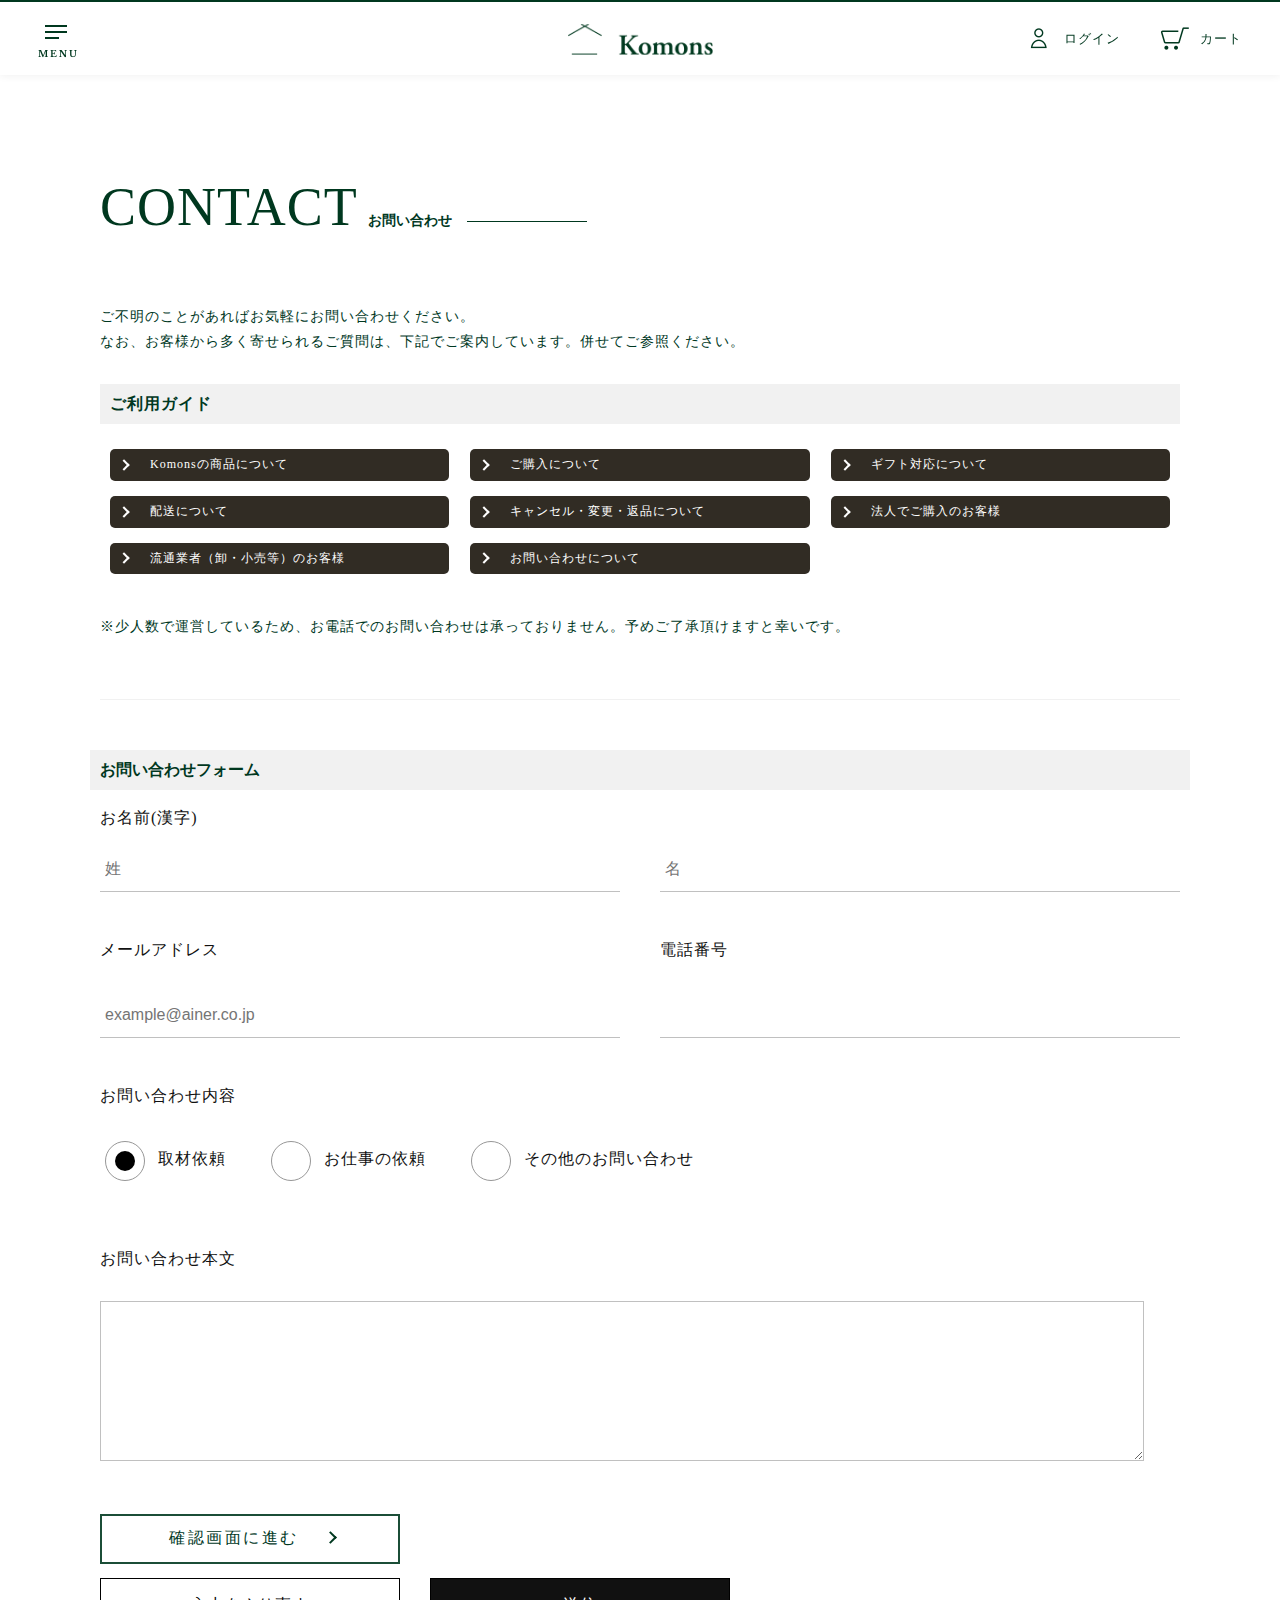
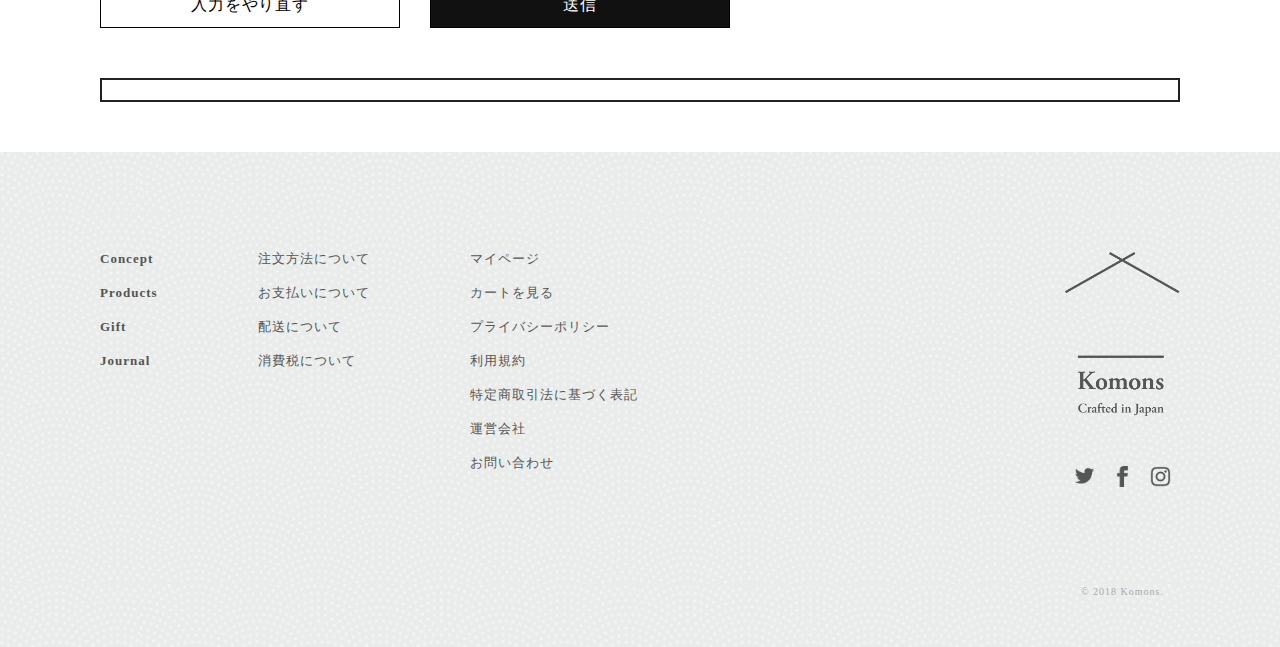
<file: contact.html>
<!doctype html>
<html>

<head>
	<meta charset="UTF-8">
	<meta name="viewport" content="width=device-width, initial-scale=1">
	<link rel="canonical" href="hhttps://www.komons-japan.com">
	<link rel="shortcut icon" type="image/x-icon" href="">
	<link href="aaaa" rel="apple-touch-icon" sizes="180x180">
	<meta property="og:title" content="aaaa">
	<meta property="og:type" content="article">
	<meta property="og:url" content="https://www.komons-japan.com">
	<title>Komons Japan</title>
	<meta name="description" content="aaaa">
	<meta property="og:locale" content="ja_JP">
	<meta property="og:type" content="article">
	<meta property="og:title" content="aaaa">
	<meta property="og:description" content="aaaa">
	<meta property="og:url" content="aaaa">
	<meta property="og:site_name" content="株式会社Ainer : Ainer Inc.">
	<meta name="twitter:card" content="summary">
	<meta name="twitter:description" content="aaaa">
	<meta name="twitter:title" content="株式会社Ainer : Ainer Inc.">
	<meta name="twitter:image" content="aaaa">
	<link rel="dns-prefetch" href="https://www.komons-japan.com">
	<link rel="stylesheet" href="css/style.css">
	<script type="text/javascript" src="js/jquery-3.3.1.min.js"></script>
	<script type="text/javascript" src="js/layout.js"></script>
	<script type="text/javascript" src="js/instafeed.min.js"></script>
</head>

<body id="">
	<header>
		<div class="header_inner">
			<div id="humMenu">
				<a href="javascript:void(0);"></a>
			</div>
			<div id="hLogo">
				<a href="/"></a>
			</div>
			<div id="hNavi">
				<div id="hLogin" class="nav_item">
					<a href="aaaa">ログイン</a>
				</div>
				<div id="hCart" class="nav_item">
					<a href="aaaa">カート</a>
				</div>
			</div>
		</div>
		<!-- header_inner -->
	</header>
	<article id="contact" class="underPage">
		<div class="section_ttl">
			<h2><span>CONTACT</span><font>お問い合わせ</font></h2>
		</div>
		<div class="txt_main">
			<div class="contact_lead">
			<p>
				ご不明のことがあればお気軽にお問い合わせください。<span>なお、お客様から多く寄せられるご質問は、下記でご案内しています。併せてご参照ください。</span></p>
				<div id="guideNav">
					<div class="item_wrap">
					<h3 class="ttl_h3">ご利用ガイド</h3>
					<ul>
						<li><a href="https://www.komons-japan.com/?tid=1&mode=f2#fqProduct">Komonsの商品について</a></li>
						<li><a href="https://www.komons-japan.com/?tid=1&mode=f2#fqPurchase">ご購入について</a></li>
						<li><a href="https://www.komons-japan.com/?tid=1&mode=f2#fqGift">ギフト対応について</a></li>
						<li><a href="https://www.komons-japan.com/?tid=1&mode=f2#fqDelivery">配送について</a></li>
						<li><a href="https://www.komons-japan.com/?tid=1&mode=f2#fqCancel">キャンセル・変更・返品について</a></li>
						<li><a href="https://www.komons-japan.com/?tid=1&mode=f2#fqBusiness">法人でご購入のお客様</a></li>
						<li><a href="https://www.komons-japan.com/?tid=1&mode=f2#fqWholesaler">流通業者（卸・小売等）のお客様</a></li>
						<li><a href="https://www.komons-japan.com/?tid=1&mode=f2#fqContact">お問い合わせについて</a></li>
					</ul>
					</div>
				</div>
				<p>※少人数で運営しているため、お電話でのお問い合わせは承っておりません。予めご了承頂けますと幸いです。</span>
			</p>
			</div>
		</div><!-- txt_main -->
				<h3 class="ttl_h3">お問い合わせフォーム</h3>
			<div role="form" class="wpcf7" id="wpcf7-f92-p93-o1" lang="ja" dir="ltr">
				<div class="screen-reader-response"></div>
				<form action="/contact-%e6%af%8e%e6%97%a5%e3%81%ae%e5%ae%b6%e4%ba%8b%e3%82%92%e3%80%8c%e3%83%97%e3%83%a9%e3%82%b9%e3%81%ae%e6%99%82%e9%96%93%e3%80%8d%e3%81%ab%e5%a4%89%e3%81%88%e3%82%8b%e3%83%8f%e3%82%a6%e3%82%b9#wpcf7-f92-p93-o1" method="post" class="wpcf7-form"
				  novalidate="novalidate">
					<div style="display: none;">
						<input type="hidden" name="_wpcf7" value="92">
						<input type="hidden" name="_wpcf7_version" value="5.0.2">
						<input type="hidden" name="_wpcf7_locale" value="ja">
						<input type="hidden" name="_wpcf7_unit_tag" value="wpcf7-f92-p93-o1">
						<input type="hidden" name="_wpcf7_container_post" value="93">
					</div>
					<div class="form_wrap">
						<label>お名前(漢字)</label>
						<p></p>
						<div class="flex_wrap">
							<span class="wpcf7-form-control-wrap yourname"><input type="text" name="yourname" value="" size="40" class="wpcf7-form-control wpcf7-text wpcf7-validates-as-required form01" aria-required="true" aria-invalid="false" placeholder="姓"></span><br>
							<span class="wpcf7-form-control-wrap yourname2"><input type="text" name="yourname2" value="" size="40" class="wpcf7-form-control wpcf7-text wpcf7-validates-as-required form02" aria-required="true" aria-invalid="false" placeholder="名"></span>
						</div>
						<div class="form_wrap">
							<div class="flex_wrap">
								<div class="form_left">
									<label>メールアドレス</label><br>
									<span class="wpcf7-form-control-wrap yourmail"><input type="email" name="yourmail" value="" size="40" class="wpcf7-form-control wpcf7-text wpcf7-email wpcf7-validates-as-required wpcf7-validates-as-email form03" aria-required="true" aria-invalid="false" placeholder="example@ainer.co.jp"></span>
								</div>
								<div class="form_right">
									<label>電話番号</label><br>
									<span class="wpcf7-form-control-wrap phonenumber"><input type="tel" name="phonenumber" value="" size="40" class="wpcf7-form-control wpcf7-text wpcf7-tel wpcf7-validates-as-required wpcf7-validates-as-tel form04" aria-required="true" aria-invalid="false"></span>
								</div>
							</div>
							<div class="form_wrap">
								<label>お問い合わせ内容</label><br>
								<span class="wpcf7-form-control-wrap naiyou"><span class="wpcf7-form-control wpcf7-radio form05"><span class="wpcf7-list-item first"><label><input type="radio" name="naiyou" value="取材依頼" checked="checked"><span class="wpcf7-list-item-label">取材依頼</span></label>
								</span><span class="wpcf7-list-item"><label><input type="radio" name="naiyou" value="お仕事の依頼"><span class="wpcf7-list-item-label">お仕事の依頼</span></label>
								</span><span class="wpcf7-list-item last"><label><input type="radio" name="naiyou" value="その他のお問い合わせ"><span class="wpcf7-list-item-label">その他のお問い合わせ</span></label>
								</span>
								</span>
								</span>
							</div>
							<div class="form_wrap">
								<label>お問い合わせ本文</label><br>
								<span class="wpcf7-form-control-wrap content"><textarea name="content" cols="40" rows="10" class="wpcf7-form-control wpcf7-textarea wpcf7-validates-as-required form06" aria-required="true" aria-invalid="false"></textarea></span>
							</div>
							<div class="form_wrap confirm_wrap">
								<span class="confirmButton wpcf7c-elm-step1">
<input type="submit" value="確認画面に進む" class="wpcf7-form-control wpcf7-confirm confirm_button wpcf7c-elm-step1 wpcf7c-btn-confirm wpcf7c-force-hide" id="confirmButton">
<span class="arrow"></span><br>
								</span><br>
								<span class="send_wrap wpcf7c-elm-step2">
<input type="button" value="入力をやり直す" class="wpcf7-form-control wpcf7-back back_button wpcf7c-elm-step2 wpcf7c-btn-back wpcf7c-force-hide" id="backButton"><input type="submit" value="送信" class="wpcf7-form-control wpcf7-submit">
</span>
							</div>
							<div class="wpcf7-response-output wpcf7-display-none"></div>
						</div>
					</div>
				</form>
			</div>
		</div>
	</article>
	<footer>
		<div class="footer_wrap">
			<div class="footer_menu">
				<div class="fmenu01 fmenu">
					<ul>
						<li><a href="aaaa"><span>Concept</span></a></li>
						<li><a href="aaaa"><span>Products</span></a></li>
						<li><a href="aaaa"><span>Gift</span></a></li>
						<li><a href="aaaa"><span>Journal</span></a></li>
				</div>
				<!-- fmenu -->
				<div class="fmenu02 fmenu">
					<ul>
						<li><a href="aaaa">注文方法について</a></li>
						<li><a href="aaaa">お支払いについて</a></li>
						<li><a href="aaaa">配送について</a></li>
						<li><a href="aaaa">消費税について</a></li>
				</div>
				<!-- fmenu -->
				<div class="fmenu03 fmenu">
					<ul>
						<li><a href="aaaa">マイページ</a></li>
						<li><a href="aaaa">カートを見る</a></li>
						<li><a href="aaaa">プライバシーポリシー</a></li>
						<li><a href="aaaa">利用規約</a></li>
						<li><a href="aaaa">特定商取引法に基づく表記</a></li>
						<li><a href="aaaa">運営会社</a></li>
						<li><a href="aaaa">お問い合わせ</a></li>
					</ul>
				</div>
				<!-- fmenu -->
			</div>
			<div class="footer_sns">
				<div class="img_wrap">
					<a href="aaaa"><img src="img/footer_logo.png" alt="komons"></a>
				</div>
				<ul>
					<li><a href="aaaa"><img src="img/tw_icon.png"></a></li>
					<li><a href="aaaa"><img src="img/fb_icon.png"></a></li>
					<li><a href="aaaa"><img src="img/ig_icon.png"></a></li>
				</ul>
				<p class="copy_right">© 2018 Komons.</p>
			</div>
		</div>
	</footer>
	<div id="slideMenu">
		<div id="menuBg"></div>
		<div class="menu_wrap">
			<div id="closeBtn"><a href="javascript:void(0);"></a></div>
			<div class="menu_inner">
				<div class="hum_navi">
					<ul>
						<li><a href="aaaa"><span>Top</span>トップ</a></li>
						<li><a href="aaaa"><span>Concept</span>Komonsについて</a></li>
						<li><a href="aaaa"><span>Products</span>商品一覧</a></li>
						<li><a href="aaaa"><span>Journal</span>記事一覧</a></li>
						<li><a href="aaaa"><span>Contact</span>お問い合わせ</a></li>
						<li><a href="aaaa"><span>Shopping Guide</span>ショッピングガイド</a></li>
					</ul>
				</div>
				<!-- hum_navi -->
				<div class="menu_sns">
					<ul>
						<li><a href="aaaa"><img src="img/tw_icon.png"></a></li>
						<li><a href="aaaa"><img src="img/fb_icon.png"></a></li>
						<li><a href="aaaa"><img src="img/ig_icon.png"></a></li>
					</ul>
				</div>
				<!-- menu_sns -->
			</div>
			<!-- menu_inner -->
		</div>
		<!-- menu_wrap -->
	</div>
	<!-- slideMenu -->
</body>

</html>
</file>
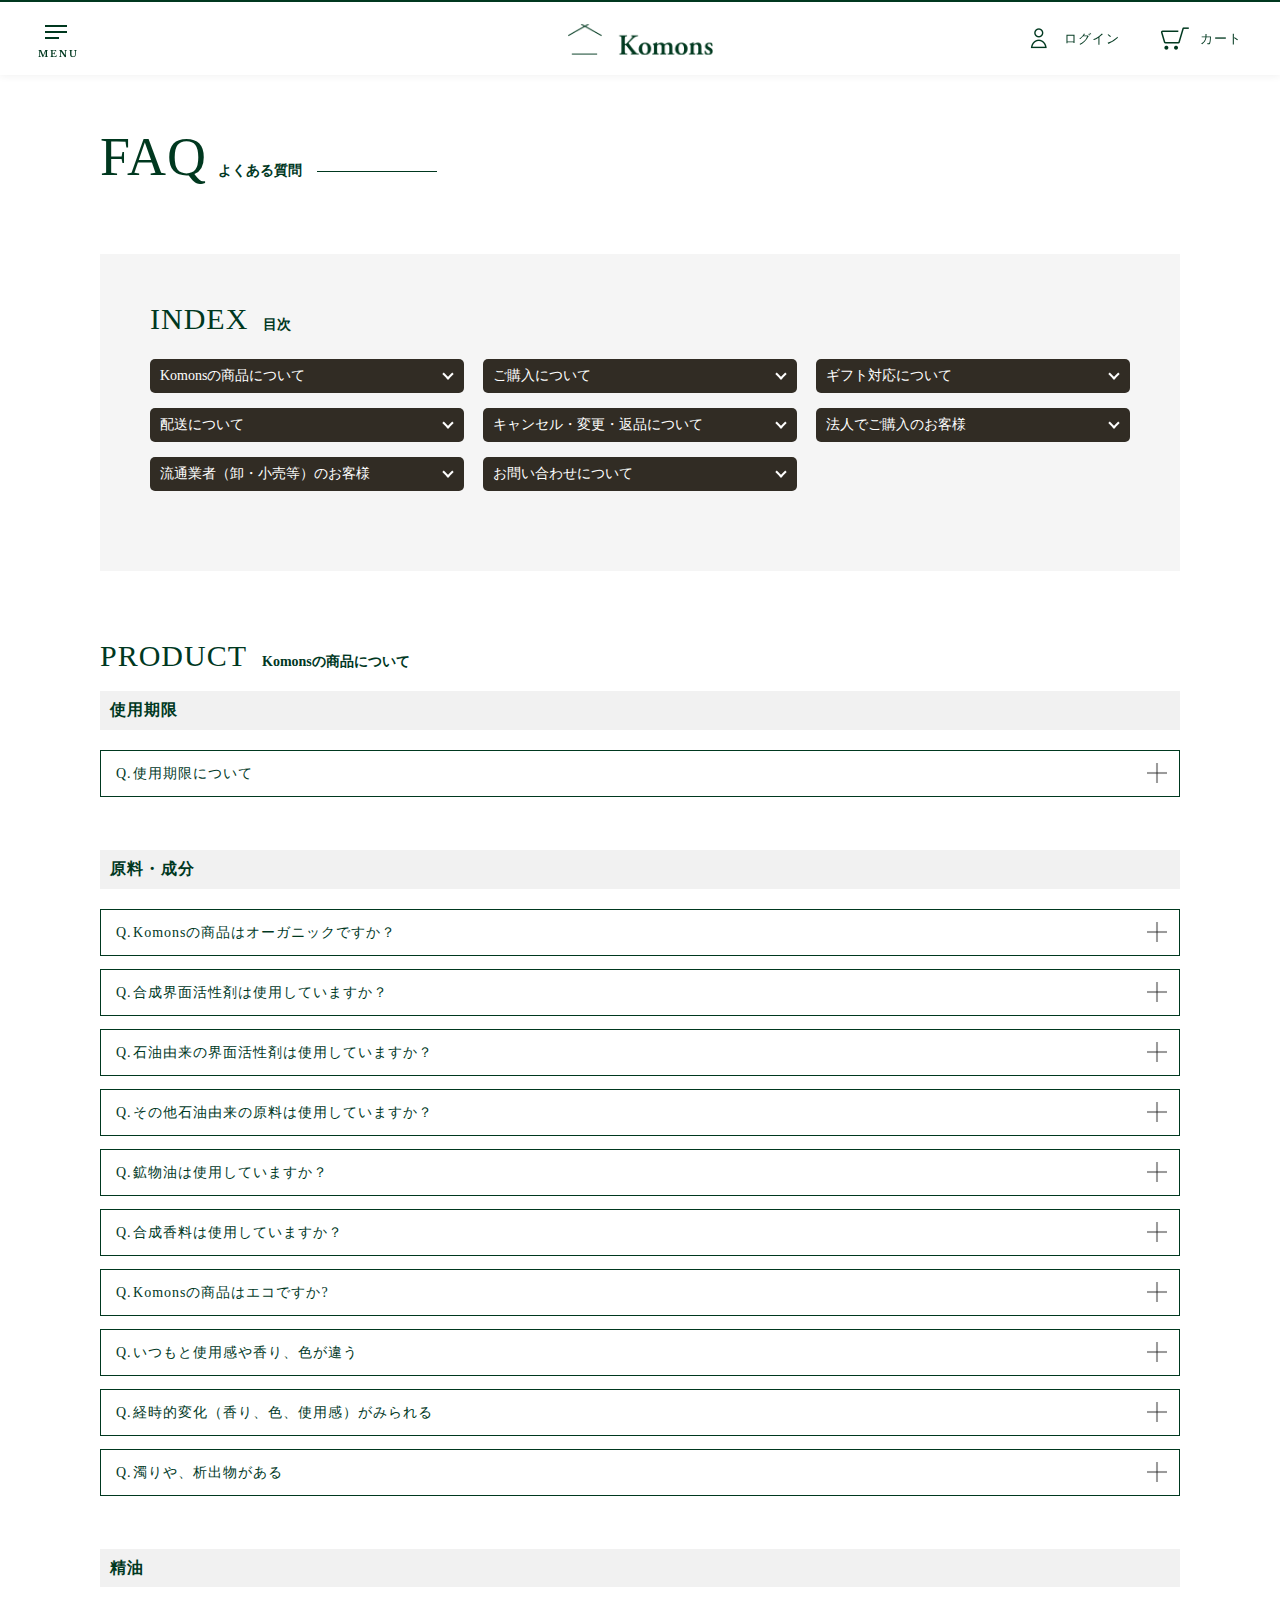
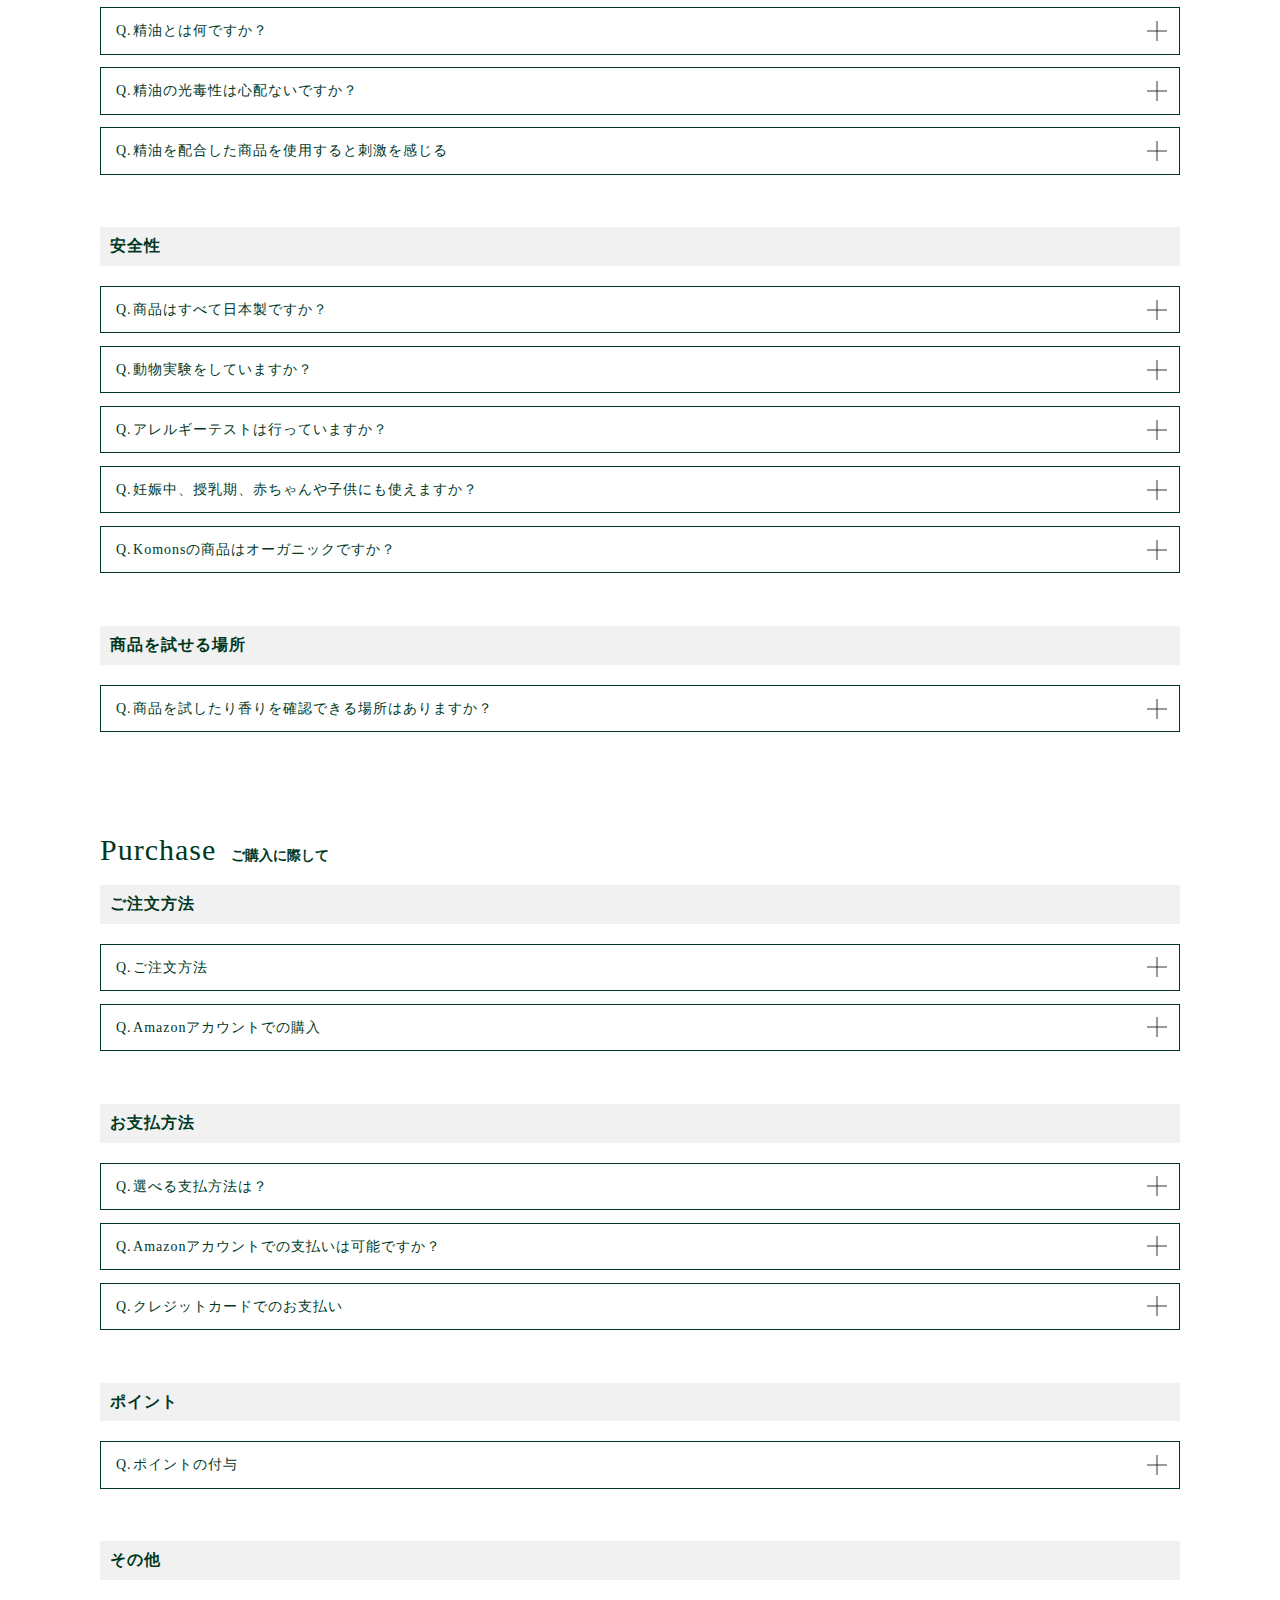
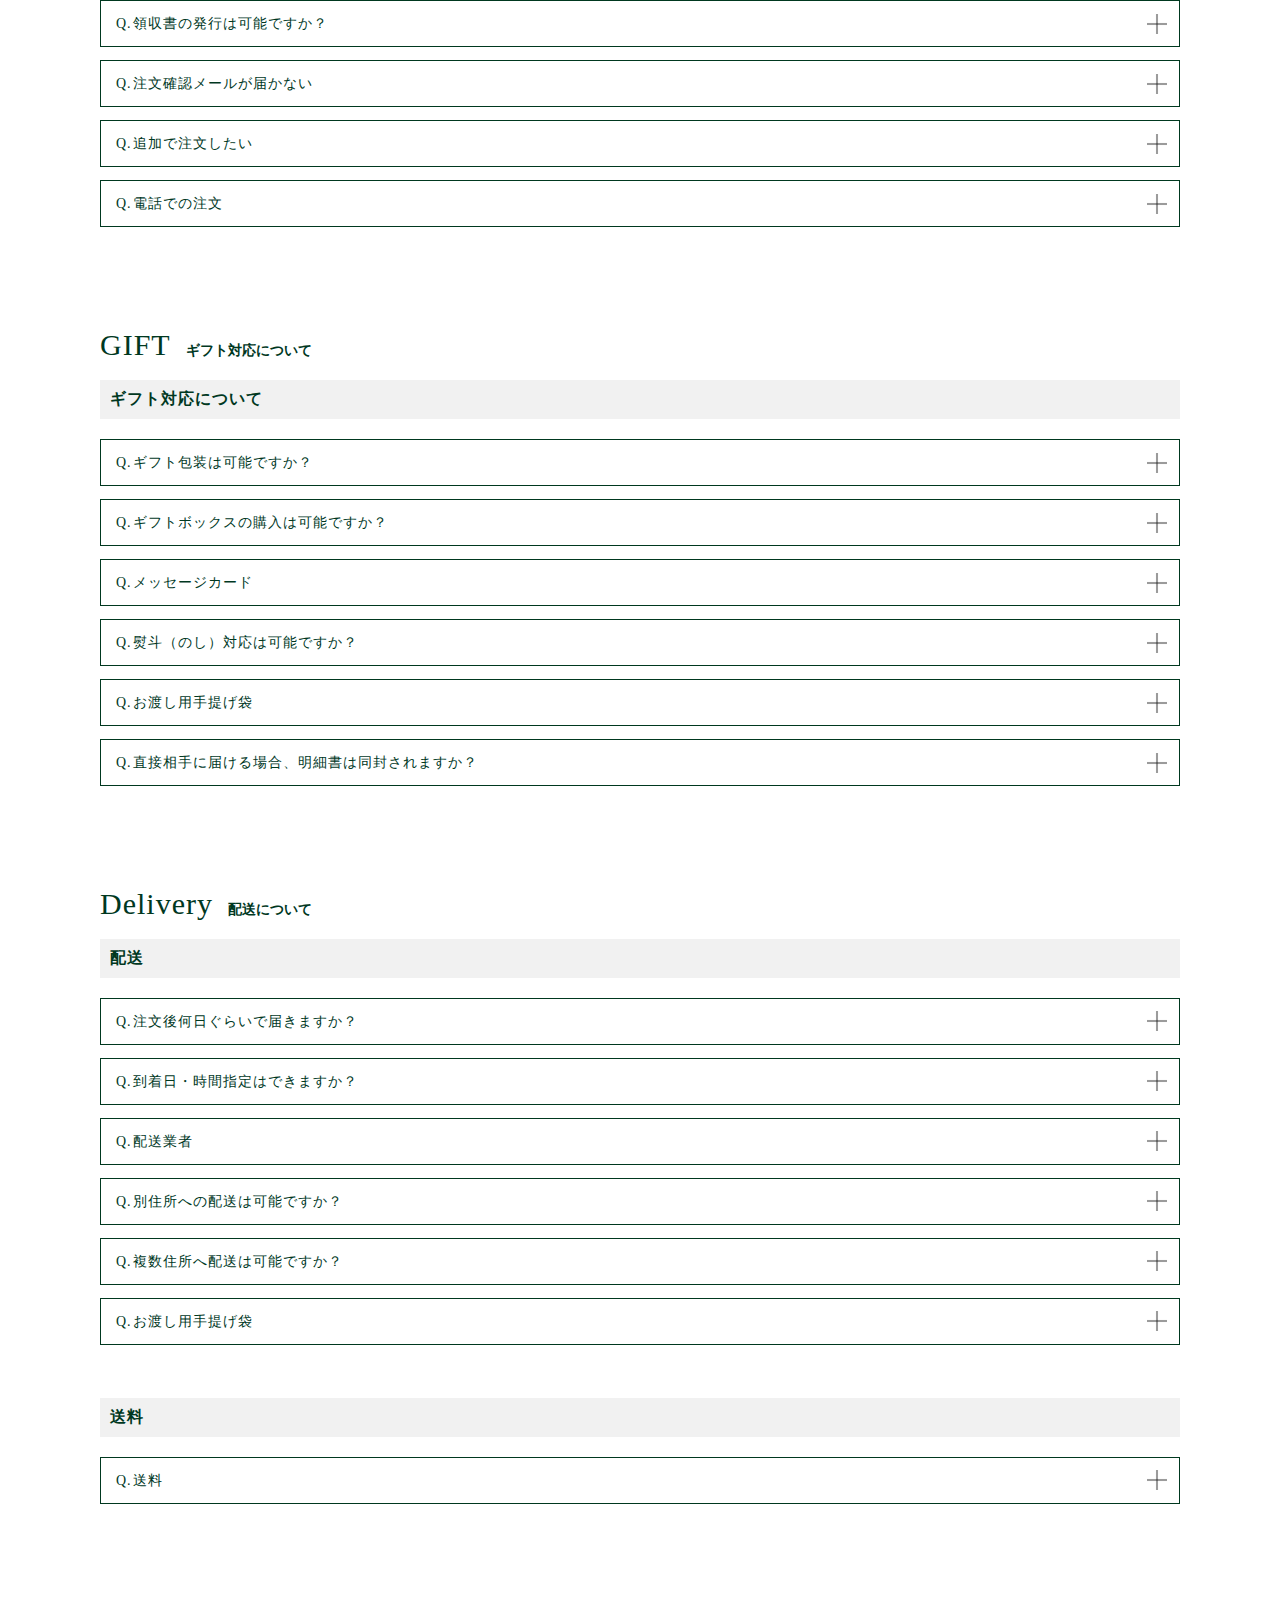
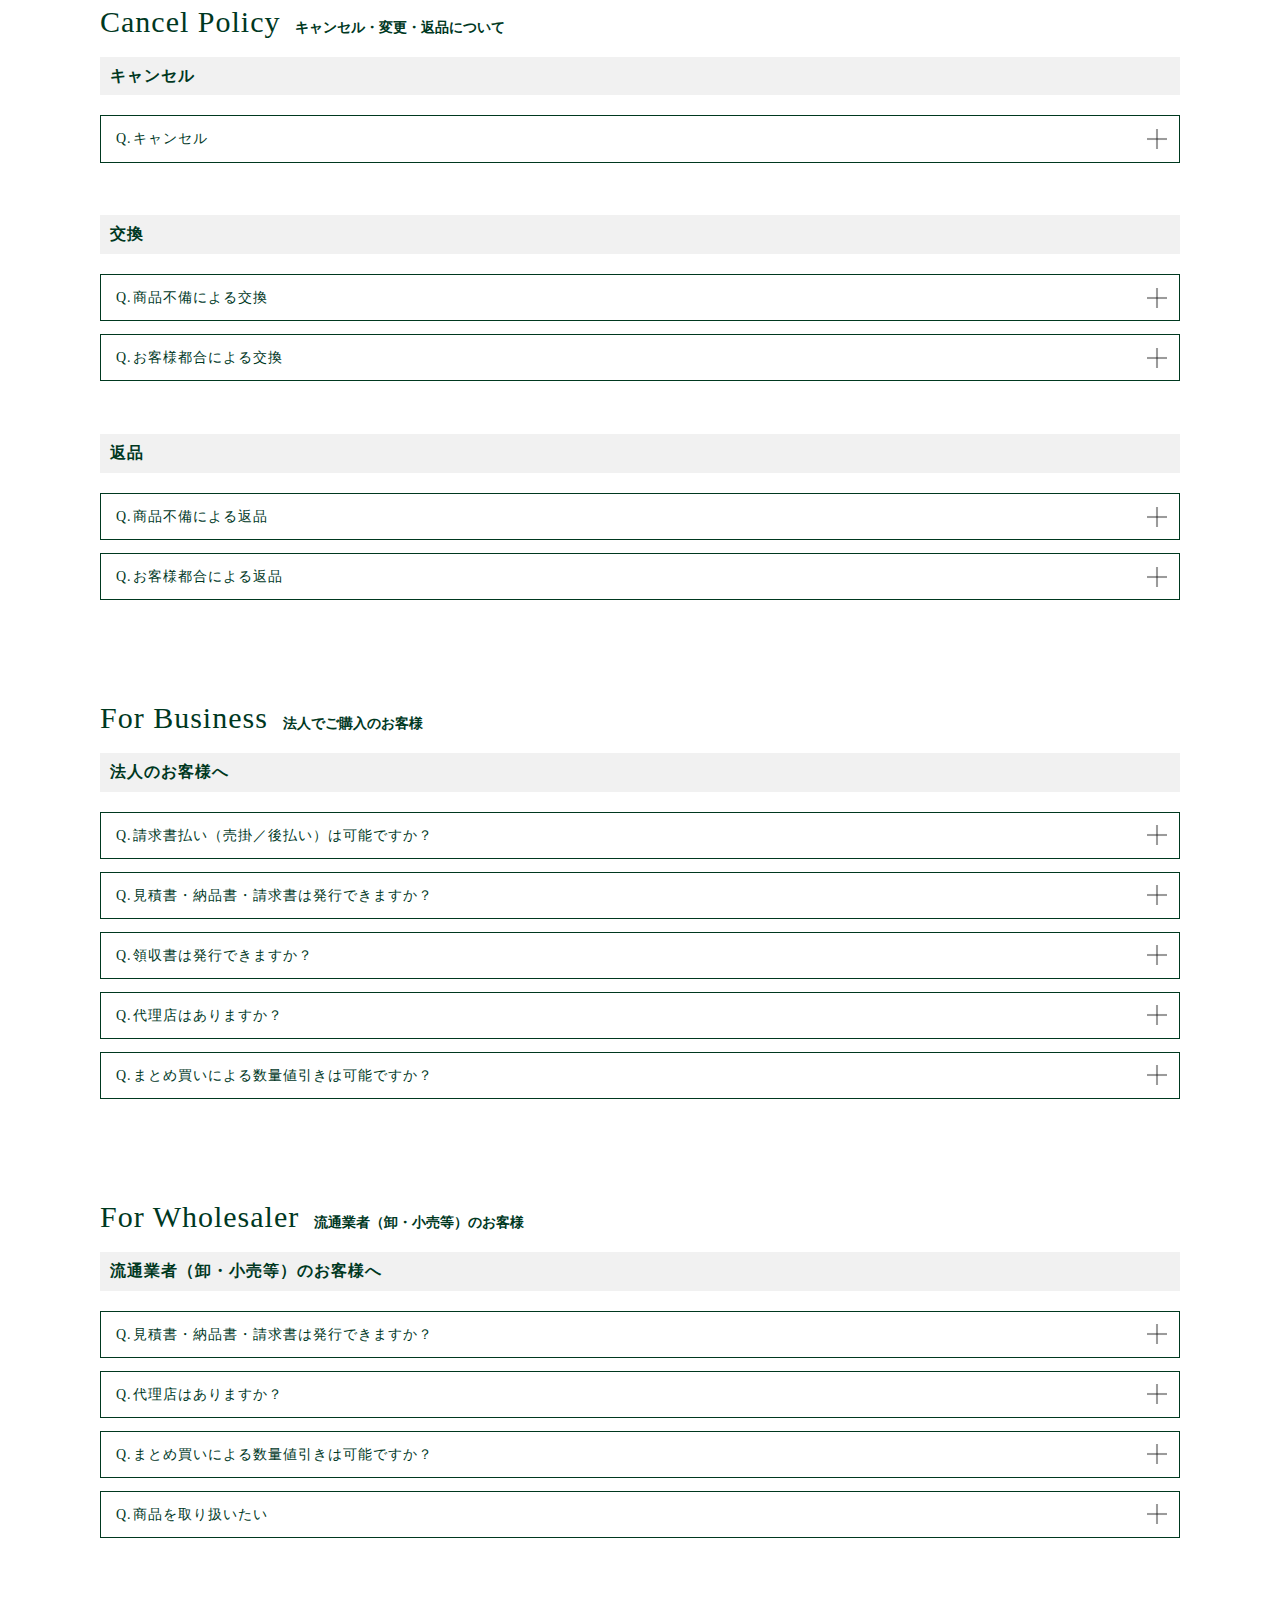
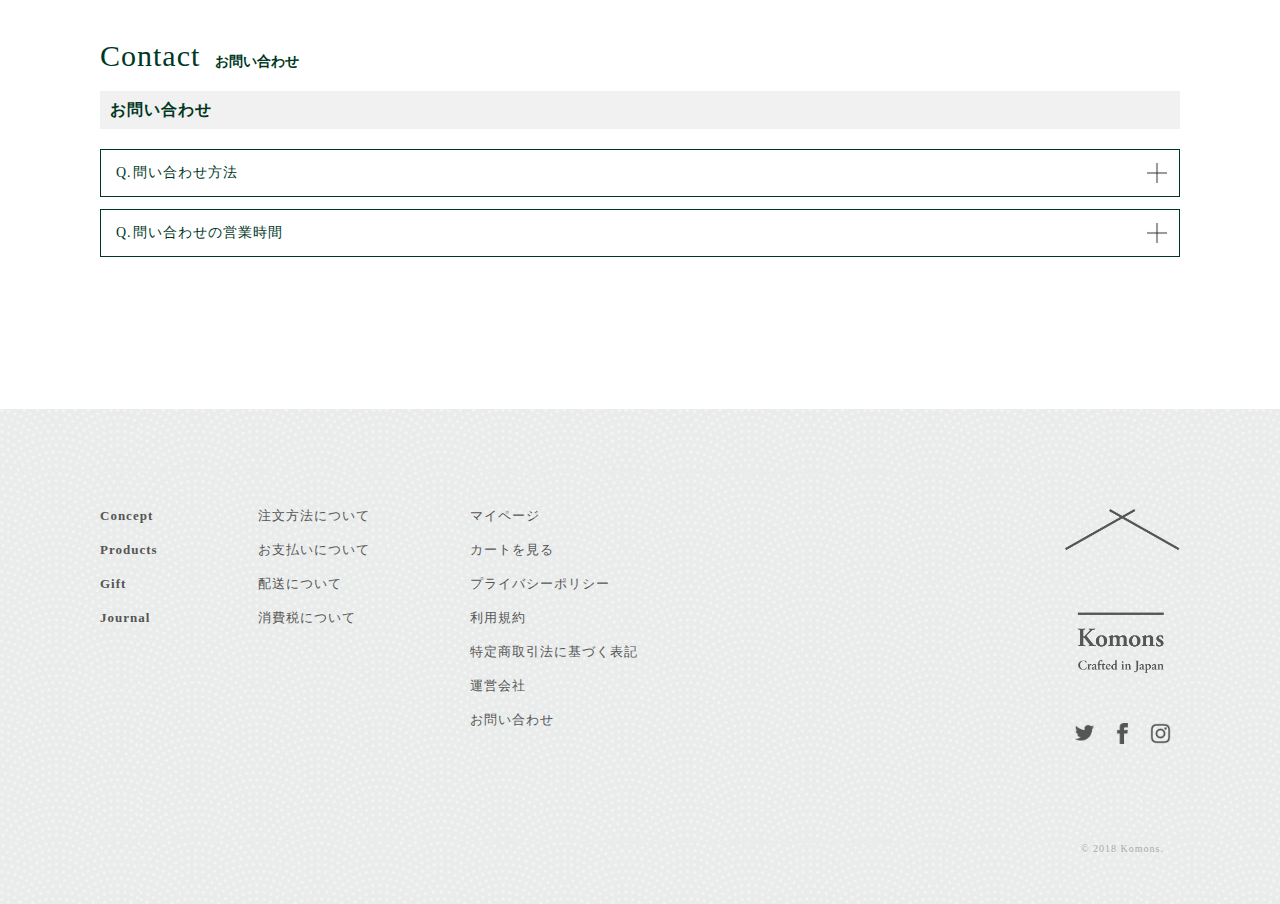
<file: faq.html>
<!doctype html>
<html>

<head>
	<meta charset="UTF-8">
	<meta name="viewport" content="width=device-width, initial-scale=1">
	<link rel="canonical" href="hhttps://www.komons-japan.com">
	<link rel="shortcut icon" type="image/x-icon" href="">
	<link href="aaaa" rel="apple-touch-icon" sizes="180x180">
	<meta property="og:title" content="aaaa">
	<meta property="og:type" content="article">
	<meta property="og:url" content="https://www.komons-japan.com">
	<title>Komons Japan</title>
	<meta name="description" content="aaaa">
	<meta property="og:locale" content="ja_JP">
	<meta property="og:type" content="article">
	<meta property="og:title" content="aaaa">
	<meta property="og:description" content="aaaa">
	<meta property="og:url" content="aaaa">
	<meta property="og:site_name" content="株式会社Ainer : Ainer Inc.">
	<meta name="twitter:card" content="summary">
	<meta name="twitter:description" content="aaaa">
	<meta name="twitter:title" content="株式会社Ainer : Ainer Inc.">
	<meta name="twitter:image" content="aaaa">
	<link rel="dns-prefetch" href="https://www.komons-japan.com">
	<link rel="stylesheet" href="css/style.css">
	<script type="text/javascript" src="js/jquery-3.3.1.min.js"></script>
	<script type="text/javascript" src="js/layout.js"></script>
	<script type="text/javascript" src="js/instafeed.min.js"></script>
</head>

<body id="">
	<header>
		<div class="header_inner">
			<div id="humMenu">
				<a href="javascript:void(0);"></a>
			</div>
			<div id="hLogo">
				<a href="/"></a>
			</div>
			<div id="hNavi">
				<div id="hLogin" class="nav_item">
					<a href="aaaa">ログイン</a>
				</div>
				<div id="hCart" class="nav_item">
					<a href="aaaa">カート</a>
				</div>
			</div>
		</div>
		<!-- header_inner -->
	</header>
	<article id="faq" class="underPage">
		<div class="section_ttl">
			<h1><span>FAQ</span><font>よくある質問</font></h1>
		</div>
		<div id="guideNav">
					<div class="item_wrap txt_main">
						<div class="ttl_wrap">
							<h2><span>INDEX</span><font>目次</font></h2>
						</div>
					<ul>
						<li><a href="javascript:void(0);" jump="#fqProduct">Komonsの商品について</a></li>
						<li><a href="javascript:void(0);" jump="#fqPurchase">ご購入について</a></li>
						<li><a href="javascript:void(0);" jump="#fqGift">ギフト対応について</a></li>
						<li><a href="javascript:void(0);" jump="#fqDelivery">配送について</a></li>
						<li><a href="javascript:void(0);" jump="#fqCancel">キャンセル・変更・返品について</a></li>
						<li><a href="javascript:void(0);" jump="#fqBusiness">法人でご購入のお客様</a></li>
						<li><a href="javascript:void(0);" jump="#fqWholesaler">流通業者（卸・小売等）のお客様</a></li>
						<li><a href="javascript:void(0);" jump="#fqContact">お問い合わせについて</a></li>
					</ul>
					</div>
				</div>
		<div class="txt_main">
			<section id="fqProduct">
				<div class="ttl_wrap">
					<h2><span>PRODUCT</span><font>Komonsの商品について</font></h2>
				</div>
				<div class="item_wrap">
					<h3 class="ttl_h3">使用期限</h3>
					<div class="toggle_menu">
						<div class="toggle_item">
							<a href="javascript:void(0);" class="toggle_button">使用期限について</a>
							<div class="toggle_contents">
								<p>Komonsの商品は、製造後3年間は安心してご使用いただけます。<span>ただし、開封後は、半年を目安にご使用ください。</span><span>また開封・未開封を問わず、直射日光や極端な高温・低温や多湿を避け、冷暗所で保管をお願い致します。</span></p>
							</div>
						</div><!-- toggle_item -->

					</div><!-- toggle_menu -->
				</div>
				<div class="item_wrap">
					<h3 class="ttl_h3">原料・成分</h3>
					<div class="toggle_menu">
						<div class="toggle_item">
							<a href="javascript:void(0);" class="toggle_button">Komonsの商品はオーガニックですか？</a>
							<div class="toggle_contents">
							<p>Komonsでは、一部の商品にオーガニックの国産原料を使用しておりますが、あえて自分たちの商品を「オーガニック商品」とは呼んでおりません。<span>それは市販品の多くみられるような、微量のオーガニック成分を含んでいるだけで"オーガニック製品"と呼称するような行為はお客様への偽りと考えるからです。</span>Komonsでは、オーガニックかどうかにかかわらずすべての商品に関して1つ1つの原料を丁寧に選び配合しております。<span>また、着色料、人工香料、鉱物油、シリコン、パラベンを一切使用していません。</span></p>
						</div><!-- toggle_contents -->
						</div><!-- toggle_item -->

						<div class="toggle_item">
							<a href="javascript:void(0);" class="toggle_button">合成界面活性剤は使用していますか？</a>
								<div class="toggle_contents">
							<p>Komonsでは、手肌などへの優しさや商品の使い心地などを鑑み、主に植物由来の合成界面活性剤を使用しております。各商品詳細ページの「全成分」の項目に記載がございます。</p>
						</div>
						</div><!-- toggle_item -->

						<div class="toggle_item">
							<a href="javascript:void(0);" class="toggle_button">石油由来の界面活性剤は使用していますか？</a>
							<div class="toggle_contents">
								<p>使用しておりません。界面活性剤については植物由来（ヤシ油）のものを使用しております。</p>
							</div>
						</div><!-- toggle_item -->

						<div class="toggle_item">
							<a href="javascript:void(0);" class="toggle_button">その他石油由来の原料は使用していますか？</a>
							<div class="toggle_contents">
								<p>Komonsでは、天然系(植物由来)原料をベースにした商品づくりを基本としています。<span>一方、成分によっては、植物由来原料のみではつくることができないもの、安定性がよくないもの、あるいは安定的な供給が難しいもの等があり、それらの原料については石油由来のものを使用している場合がございます。</span></p>
							</div>
						</div><!-- toggle_item -->

						<div class="toggle_item">
							<a href="javascript:void(0);" class="toggle_button">鉱物油は使用していますか？</a>
							<div class="toggle_contents">
								<p>使用しておりません。</p>
							</div>
						</div><!-- toggle_item -->

						<div class="toggle_item">
							<a href="javascript:void(0);" class="toggle_button">合成香料は使用していますか？</a>
							<div class="toggle_contents">
								<p>使用しておりません。Komonsの商品はすべて天然精油（エッセンシャルオイル）100%で香り付けをしております。</p>
							</div>
						</div><!-- toggle_item -->

						<div class="toggle_item">
							<a href="javascript:void(0);" class="toggle_button">Komonsの商品はエコですか?</a>
							<div class="toggle_contents">
								<p>Komonsでは、私たちの子どもたち世代の暮らす地球環境にも配慮し、生分解性の高い成分を厳選して配合するよう商品設計をしております。<span>例えば、Dish wash（食器用洗剤）「Don't Look Back in Anger」に含まれる界面活性剤（アルキルエーテル硫酸エステルナトリウム、脂肪酸アルカノールアミド、アルキルアミドプロピルベタイン）はすべてヤシ油由来の高生分解性のもの。また、他の商品に含まれる界面活性剤もすべて植物由来で高生分解性のものを選定して配合しています。</span></p>
							</div>
						</div><!-- toggle_item -->

						<div class="toggle_item">
							<a href="javascript:void(0);" class="toggle_button">いつもと使用感や香り、色が違う</a>
							<div class="toggle_contents">
								<p>商品の製造時期、または精油・原料の製造時期が異なると使用感や香りが多少異なることがあります。<span>また、気分や体調、季節や天候の変化、保管状況（温度・湿度）、環境（周囲の香り等）によっても、異なることがありますが、ご使用上支障はありません。</span>色についても、植物エキスや天然の着色剤を使用しているため、製造時期により差が生じることがあります。</p>
							</div>
						</div><!-- toggle_item -->

						<div class="toggle_item">
							<a href="javascript:void(0);" class="toggle_button">経時的変化（香り、色、使用感）がみられる</a>
							<div class="toggle_contents">
								<p>Komonsの商品は、精油や植物エキス等、植物由来の原料を多く含みます。それらの多くは紫外線や熱または長期保存により劣化することがあります。<span>ご購入後は直射日光や高温・低温を避けて保管し、お早めにご使用ください。</span></p>
							</div>
						</div><!-- toggle_item -->

						<div class="toggle_item">
							<a href="javascript:void(0);" class="toggle_button">濁りや、析出物がある</a>
							<div class="toggle_contents">
								<p>極端な温度低下や高温などの影響により、液が薄く濁ったり、成分の一部が析出物となってあらわれることがあります。一度、20℃程度に放置し、濁りや析出物が消えてからご使用ください。</p>
							</div>
						</div><!-- toggle_item -->

					</div><!-- toggle_menu -->
					<h3 class="ttl_h3">精油</h3>
					<div class="toggle_menu">
						<div class="toggle_item">
								<a href="javascript:void(0);" class="toggle_button">精油とは何ですか？</a>
								<div class="toggle_contents">
									<p>精油はエッセンシャルオイルとも呼ばれています。油という字がつきますが、油脂ではありません。精油は植物に含まれ、揮発性の芳香物質を含む有機化合物が数十～数百種類集まってできたものです。</p>
								</div>
						</div><!-- toggle_item -->

						<div class="toggle_item">
							<a href="javascript:void(0);" class="toggle_button">精油の光毒性は心配ないですか？</a>
								<div class="toggle_contents">
									<p>エッセンシャルオイルの光毒性は、そのオイルに含まれる光毒性成分（フロクマリン）の含有量に起因します。一般的にとくに光毒性が懸念されるのは柑橘系精油です。<span>Komonsでは、光毒性が懸念される種類の精油についてはFCF(フロクマリンフリー）を使用しております。</span></p>
								</div>
						</div><!-- toggle_item -->

						<div class="toggle_item">
							<a href="javascript:void(0);" class="toggle_button">精油を配合した商品を使用すると刺激を感じる</a>
							<div class="toggle_contents">
							<p>肌が敏感な方や、精油にアレルギーをおもちの方が精油配合の化粧品を使用すると、肌に刺激を感じることがあります。また、乳幼児や子どもは大人に比べて身体が小さく香料に対する感受性が高いので、注意を要する場合があります。<span>もし、刺激を感じた場合はご使用を中止していただくようお願いいたします。また、お肌が敏感な方は少量からご使用ください。</span></p>
						</div>
						</div><!-- toggle_item -->

					</div> <!-- toggle_menu -->


					<h3 class="ttl_h3">安全性</h3>
					<div class="toggle_menu">
						<div class="toggle_item">
							<a href="javascript:void(0);" class="toggle_button">商品はすべて日本製ですか？</a>
							<div class="toggle_contents">
								<p>Komonsの商品はすべて日本製になります。</p>
							</div>
						</div><!-- toggle_item -->

						<div class="toggle_item">
							<a href="javascript:void(0);" class="toggle_button">動物実験をしていますか？</a>
							<div class="toggle_contents">
								<p>Komonsでは、商品を製造する過程において動物実験は行なっていません。また、他機関への委託も一切行なっていません。商品の安全性は全て社内スタッフと社外モニターによるテストで確認しています。</p>
							</div>
						</div><!-- toggle_item -->

						<div class="toggle_item">
							<a href="javascript:void(0);" class="toggle_button">アレルギーテストは行っていますか？</a>
								<div class="toggle_contents">
							<p>アレルギーテストは行なっていませんが、成分の安全性の精査と並行し、商品の安全性についてスタッフで試験をし、確認を行なっています。</p>
						</div>
						</div><!-- toggle_item -->

						<div class="toggle_item">
							<a href="javascript:void(0);" class="toggle_button">妊娠中、授乳期、赤ちゃんや子供にも使えますか？</a>
							<div class="toggle_contents">
								<p>成分や精油の配合率から考えると、Komonsの商品は妊娠中・授乳中・お子様もお使いいただけます。一方、妊娠中や授乳期は体調や嗜好が変化しやすく、肌が敏感になったり香りで気分が悪くなることもありますので、そのような場合は使用を中止くださいますようお願いいたします。<span>また、肌が敏感な方や、精油にアレルギーをおもちの方が精油配合の商品を使用すると、肌に刺激を感じることがあります。もし、刺激等を感じた場合はご使用を中止していただくようお願いいたします。</span>小さなお子様は大人に比べて身体が小さく香料に対する感受性が高いので、Komonsハンドソープをご使用の際は念のため少量からお試しください。</p>
							</div>
					</div> <!-- toggle_item -->

					<div class="toggle_item">
						<a href="javascript:void(0);" class="toggle_button">Komonsの商品はオーガニックですか？</a>
						<div class="toggle_contents">
							<p>Komonsでは、一部の商品にオーガニックの国産原料を使用しておりますが、あえて自分たちの商品を「オーガニック商品」とは呼んでおりません。<span>それは市販品の多くみられるような、微量のオーガニック成分を含んでいるだけで"オーガニック製品"と呼称するような行為はお客様への偽りと考えるからです。Komonsでは、オーガニックかどうかにかかわらずすべての商品に関して1つ1つの原料を丁寧に選び配合しております。</span>また、着色料、人工香料、鉱物油、シリコン、パラベンを一切使用していません。</p>
						</div>
					</div> <!-- toggle_item -->
				</div> <!-- toggle_menu -->

				<h3 class="ttl_h3">商品を試せる場所</h3>
				<div class="toggle_menu">
					<div class="toggle_item">
						<a href="javascript:void(0);" class="toggle_button">商品を試したり香りを確認できる場所はありますか？</a>
						<div class="toggle_contents">
							<p>現時点では常設の店舗は持っておりませんが、Pop-upストアなどは随時実施しております。それらの情報はSNSなどで発信をしてまいりますので、フォローをお願いいたします。</p>
						</div>
					</div><!-- toggle_item -->
				</div> <!-- toggle_menu -->
			</div><!-- txt_main -->
		</section><!-- fqProduct -->
		<section id="fqPurchase">
			<div class="ttl_wrap">
				<h2><span>Purchase</span><font>ご購入に際して</font></h2>
			</div>

			<div class="item_wrap">
				<h3 class="ttl_h3">ご注文方法</h3>
				<div class="toggle_menu">
					<div class="toggle_item">
						<a href="javascript:void(0);" class="toggle_button">ご注文方法</a>
						<p>基本的に当ウェブサイトでのオンライン注文にて承っております。万が一その他のご注文方法をご希望のお客様は<a href="mailto:support@komons-japan.com">support@komons-japan.com</a>までお問い合わせください。</a></p>
					</div>
					<div class="toggle_item">
						<a href="javascript:void(0);" class="toggle_button">Amazonアカウントでの購入</a>
						<div class="toggle_contents">
							<p><span>Amazonアカウントをお持ちのお客様は、Amazonアカウントでサインインし、登録された配送先情報やクレジットカード情報を利用してご購入いただけます。</span>商品をカートに入れた後、「Amazonアカウントでお支払い」を選択し、画面に従ってご入力ください。</p>
						</div>
					</div><!-- toggle_item -->
				</div><!-- toggle_menu -->
			</div>

			<div class="item_wrap">
				<h3 class="ttl_h3">お支払方法</h3>
				<div class="toggle_menu">
					<div class="toggle_item">
						<a href="javascript:void(0);" class="toggle_button">選べる支払方法は？</a>
						<div class="toggle_contents">
							<p><span>お支払いは「クレジット決済」「代金引換」「コンビニ決済」がお選びいただけます。また、Amazonアカウントをお持ちのお客様は、「Amazon Pay」がご利用可能です。</span>Amazonアカウントでサインインし、登録された配送先情報やクレジットカード情報を利用してご購入いただけます。商品をカートに入れた後、「Amazonアカウントでお支払い」を選択し、画面に従ってご入力ください。</p>
						</div>
					</div><!-- toggle_item -->

					<div class="toggle_item">
						<a href="javascript:void(0);" class="toggle_button">Amazonアカウントでの支払いは可能ですか？</a>
						<div class="toggle_contents">
							<p>Amazonアカウントをお持ちのお客様は、Amazonアカウントでサインインし、登録された配送先情報やクレジットカード情報を利用してご購入いただけます。<span>商品をカートに入れた後、「Amazonアカウントでお支払い」を選択し、画面に従ってご入力ください。</span></p>
						</div>
					</div><!-- toggle_item -->

					<div class="toggle_item">
						<a href="javascript:void(0);" class="toggle_button">クレジットカードでのお支払い</a>
						<div class="toggle_contents">
							<p>ご利用可能なお支払い回数は一括のみとなります。お引き落としまで時間をいただく場合があります。詳細はクレジットカード会社へ直接お問い合わせください。</p>
						</div>
					</div><!-- toggle_item -->

				</div><!-- toggle_menu -->

				<h3 class="ttl_h3">ポイント</h3>
				<div class="toggle_menu">
					<div class="toggle_item">
						<a href="javascript:void(0);" class="toggle_button">ポイントの付与</a>
						<div class="toggle_contents">
							<p>ネットストアでのご注文金額に応じてポイントが付与されます。所持ポイントと有効期限はそれぞれ、ログイン後のマイページで確認いただくことができます。<span>退会時には自動的に所持ポイントが失効しますので、あらかじめご了承ください。</span></p>
						</div>
					</div><!-- toggle_item -->
				</div> <!-- toggle_menu -->

				<h3 class="ttl_h3">その他</h3>
				<div class="toggle_menu">
					<div class="toggle_item">
						<a href="javascript:void(0);" class="toggle_button">領収書の発行は可能ですか？</a>
						<div class="toggle_contents">
							<p> 発行しております。 お支払い方法によって発行方法が変わります。クレジット・Amazonペイメントなどの場合当店から発行させて頂きますが、代金引換の場合は配送業者からの発行となります。</p>
						</div>
					</div><!-- toggle_item -->

					<div class="toggle_item">
						<a href="javascript:void(0);" class="toggle_button">注文確認メールが届かない</a>
						<div class="toggle_contents">
							<p>ご注文を頂きますと、10分以内に受注確認のメールが自動で送信されるシステムとなっております。<span>万一、ご注文を頂いたにも関わらずメールが届かない場合は、メールアドレスの入力ミスや、ドメイン指定によりメールをお届けできていない可能性が高いため、一度お問合せフォームよりご連絡を頂けますと幸いです。</span><span>尚、携帯のメールアドレスをご登録の場合は「komons-japan.com」からのメールを受信できるよう、指定受信の設定をお願いいたします。</span></p>
						</div>
					</div><!-- toggle_item -->

					<div class="toggle_item">
						<a href="javascript:void(0);" class="toggle_button">追加で注文したい</a>
						<div class="toggle_contents">
							<p>発送準備前でしたら、追加のご注文を承ることができる場合もございます。お問い合わせフォームからお気軽にお問合せ下さい。</p>
						</div>
					</div><!-- toggle_item -->

					<div class="toggle_item">
						<a href="javascript:void(0);" class="toggle_button">電話での注文</a>
						<div class="toggle_contents">
							<p>大変申し訳ございませんが、現状承っておりません。何卒ご理解いただけますと幸いです。</p>
						</div>
					</div><!-- toggle_item -->

				</div> <!-- toggle_menu -->
			</div> <!-- item_wrap -->
		</section>
		<section id="fqGift">
			<div class="ttl_wrap">
				<h2><span>GIFT</span><font>ギフト対応について</font></h2>
			</div>
			<div class="item_wrap">
				<h3 class="ttl_h3">ギフト対応について</h3>
				<div class="toggle_menu">
					<div class="toggle_item">
						<a href="javascript:void(0);" class="toggle_button">ギフト包装は可能ですか？</a>
						<div class="toggle_contents">
							<p>有料のギフトボックスを販売しております。（ギフトセットをご注文の方はセット内容に予めギフトボックスも含まれております。）また、メッセージカードや熨斗の対応も承っております。<span>リボンなどのラッピングは基本的に承っておりませんが、個別のご相談も可能ですのでお問い合わせフォームよりお気軽にお問い合わせください。</span></p>
						</div>
					</div><!-- toggle_item -->

					<div class="toggle_item">
						<a href="javascript:void(0);" class="toggle_button">ギフトボックスの購入は可能ですか？</a>
						<div class="toggle_contents">
							<p>GIFTページに掲載のすべてのギフトセットには予めギフトボックスが含まれております。また、ギフトセット以外の商品をご注文のお客様も別途有料でギフトボックスをご購入いただけます。</p>
						</div>
					</div><!-- toggle_item -->

					<div class="toggle_item">
						<a href="javascript:void(0);" class="toggle_button">メッセージカード</a>
						<div class="toggle_contents">
							<p>無料でご利用いただけるメッセージカード（はがきサイズ）をご用意しています。カート画面にてメッセージカード「希望する」を選択してください。</p>
						</div>
					</div><!-- toggle_item -->

					<div class="toggle_item">
						<a href="javascript:void(0);" class="toggle_button">熨斗（のし）対応は可能ですか？</a>
						<div class="toggle_contents">
							<p>無料でお付けすることができます。カート画面にてご希望の熨斗を選択の上ご注文下さい。</p>
						</div>
					</div><!-- toggle_item -->

					<div class="toggle_item">
						<a href="javascript:void(0);" class="toggle_button">お渡し用手提げ袋</a>
						<div class="toggle_contents">
							<p>無料でご利用いただける手提げ袋を各種ご用意しています。サイズはご注文のギフトボックスの大きさに合わせて弊社にてお選びします</p>
						</div>
					</div><!-- toggle_item -->

					<div class="toggle_item">
						<a href="javascript:void(0);" class="toggle_button">直接相手に届ける場合、明細書は同封されますか？</a>
						<div class="toggle_contents">
							<p>ご注文者様とお届け先のお名前が異なる場合、当店ではお荷物にお買上げ明細書を同封しておりませんのでご安心ください。</p>
						</div>
					</div><!-- toggle_item -->

				</div><!-- toggle_menu -->
		</section>
		<section id="fqDelivery">
			<div class="ttl_wrap">
				<h2><span>Delivery</span><font>配送について</font></h2>
			</div>
			<div class="item_wrap">
				<h3 class="ttl_h3">配送</h3>
				<div class="toggle_menu">

					<div class="toggle_item">
						<a href="javascript:void(0);" class="toggle_button">注文後何日ぐらいで届きますか？</a>
						<div class="toggle_contents">
							<p>オンラインからのご注文は基本的に翌営業日、遅くとも3営業日以内の発送致します。発送後、配送には1~2日かかってのお届けとなります。なお、離島などの場合は3日以上かかる場合もございますのでご了承ください。</p>
						</div>
					</div><!-- toggle_item -->

					<div class="toggle_item">
						<a href="javascript:void(0);" class="toggle_button">到着日・時間指定はできますか？</a>
						<div class="toggle_contents">
							<p>到着日に関しましては、通常は5日後以降の日程をご指定頂けます。最短での発送をご希望の場合は、到着日の指定はなしでお願い致します。時間に関しましては、午前中、12～14時、14～16時、16～18時、18～20時、20～21時の時間帯をお選び頂くことができます。<span>※地域によってはご希望に添えない場合もございますので、その点ご了承下さいませ。また、天候・道路・交通事情等運送上の事情により、ご希望のお届け時間帯にお届けできない場合もございますので、ご了承下さい。</span></p>
						</div>
					</div><!-- toggle_item -->

					<div class="toggle_item">
						<a href="javascript:void(0);" class="toggle_button">配送業者</a>
						<div class="toggle_contents">
							<p>基本的に日本郵便のゆうパックでお届けいたします。</p>
						</div>
					</div><!-- toggle_item -->

					<div class="toggle_item">
						<a href="javascript:void(0);" class="toggle_button">別住所への配送は可能ですか？</a>
						<div class="toggle_contents">
							<p>可能です。オンライン注文のカート画面にて配送先住所を入力ください。</p>
						</div>
					</div><!-- toggle_item -->

					<div class="toggle_item">
						<a href="javascript:void(0);" class="toggle_button">複数住所へ配送は可能ですか？</a>
						<div class="toggle_contents">
							<p>可能です。オンライン注文のカート画面にて送りたい複数の配送先住所を入力ください。</p>
						</div>
					</div><!-- toggle_item -->

					<div class="toggle_item">
						<a href="javascript:void(0);" class="toggle_button">お渡し用手提げ袋</a>
						<div class="toggle_contents">
							<p>無料でご利用いただける手提げ袋を各種ご用意しています。サイズはご注文のギフトボックスの大きさに合わせて弊社にてお選びします</p>
						</div>
					</div><!-- toggle_item -->

				</div><!-- toggle_menu -->
				<h3 class="ttl_h3">送料</h3>
				<div class="toggle_menu">

					<div class="toggle_item">
						<a href="javascript:void(0);" class="toggle_button">送料</a>
						<div class="toggle_contents">
							<p>お届け先1件につき税込2,800円以上で送料無料になります。（ギフト包装料・代引手数料は除く）<span>税込2,800円未満の場合は、お届け先1件につき全国一律600円の送料となります。</span></p>
						</div>
					</div><!-- toggle_item -->

				</div><!-- toggle_menu -->
			</div><!-- item_wrap -->
		</section>
		<section id="fqCancel">
			<div class="ttl_wrap">
				<h2><span>Cancel Policy</span><font>キャンセル・変更・返品について</font></h2>
			</div>
			<div class="item_wrap">
				<h3 class="ttl_h3">キャンセル</h3>
				<div class="toggle_menu">

					<div class="toggle_item">
						<a href="javascript:void(0);" class="toggle_button">キャンセル</a>
						<div class="toggle_contents">
							<p>出荷前の商品に限りキャンセルを承ります。出荷済みの場合は、商品到着後の返品手続きとなりますのでご了承ください。</p>
						</div>
					</div><!-- toggle_item -->

				</div><!-- toggle_menu -->
				<h3 class="ttl_h3">交換</h3>
				<div class="toggle_menu">

					<div class="toggle_item">
						<a href="javascript:void(0);" class="toggle_button">商品不備による交換</a>
						<div class="toggle_contents">
							<p>お届け内容の不備による交換は、返送料を弊社にて負担いたします。返送品の到着を確認後、返金の手続きをいたしますので、お手数ですが、お問い合わせフォームよりご連絡をお願いいたします。<span>・ご注文と異なる商品</span><span>・配送による商品破損</span><span>・商品不良</span></p>
						</div>
					</div><!-- toggle_item -->

					<div class="toggle_item">
						<a href="javascript:void(0);" class="toggle_button">お客様都合による交換</a>
						<div class="toggle_contents">
							<p>前記の場合を除く、お客様のご都合による交換の場合は､商品到着後、10営業日以内にご連絡のうえ、10日以内にご返送ください。返送品の到着を確認後、返金の手続きをいたします。<span>・交換にかかる送料はお客様のご負担となります。あらかじめご了承ください。</span></p>
							<p>Amazonpayでお支払いのご注文は、下記いずれかで対応いたします。一部商品の交換は承れませんので、予めご了承ください。<span>出荷前の場合：ご注文キャンセル後、再注文にて受付</span><span>出荷後の場合：ご注文商品すべて返品後、再注文にて受付</span></p>
						</div>
					</div><!-- toggle_item -->

				</div><!-- toggle_menu -->
				<h3 class="ttl_h3">返品</h3>
				<div class="toggle_menu">
					<div class="toggle_item">
						<a href="javascript:void(0);" class="toggle_button">商品不備による返品</a>
						<div class="toggle_contents">
							<p>お届け内容の不備による返品は、返送料を弊社にて負担いたします。返送品の到着を確認後、返金の手続きをいたしますので、お手数ですが、お問い合わせフォームよりご連絡をお願いいたします。<span>・ご注文と異なる商品</span><span>・配送による商品破損</span><span>・商品不良</span></p>
						</div>
					</div><!-- toggle_item -->

					<div class="toggle_item">
						<a href="javascript:void(0);" class="toggle_button">お客様都合による返品</a>
						<div class="toggle_contents">
							<p>前記の場合を除く、お客様のご都合による返品の場合は､商品到着後、10営業日以内にご連絡のうえ、10日以内にご返送ください。返送品の到着を確認後、返金の手続きをいたします。<span>・返品にかかる送料はお客様のご負担となります。あらかじめご了承ください。</span></p>
							<p>Amazonpayでお支払いのご注文は、一部商品の返品は承れませんので、予めご了承ください。<span>・出荷前の場合：ご注文キャンセル</span><span>・出荷後の場合：ご注文商品すべて返品</span></p>
						</div>
					</div><!-- toggle_item -->

				</div><!-- toggle_menu -->
			</div><!-- item_wrap -->
		</section>
		<section id="fqBusiness">
			<div class="ttl_wrap">
				<h2><span>For Business</span><font>法人でご購入のお客様</font></h2>
			</div>
			<div class="item_wrap">
				<h3 class="ttl_h3">法人のお客様へ</h3>
				<div class="toggle_menu">
					<div class="toggle_item">
						<a href="javascript:void(0);" class="toggle_button">請求書払い（売掛／後払い）は可能ですか？</a>
						<div class="toggle_contents">
							<p>現状承っておりません。何卒ご了承いただけますようお願いいたします。</p>
						</div>
					</div><!-- toggle_item -->

					<div class="toggle_item">
						<a href="javascript:void(0);" class="toggle_button">見積書・納品書・請求書は発行できますか？</a>
						<div class="toggle_contents">
							<p>support@komons-japan.com宛に、商品名、商品コード、個数をご連絡いただければ作成いたします。詳しくはメールにてお問い合わせください。</p>
						</div>
					</div><!-- toggle_item -->

					<div class="toggle_item">
						<a href="javascript:void(0);" class="toggle_button">領収書は発行できますか？</a>
						<div class="toggle_contents">
							<p>ご購入画面の備考欄に領収書が必要な旨およびお宛名をご記入ください。商品に同封し発送させていただきます。</p>
						</div>
					</div><!-- toggle_item -->

					<div class="toggle_item">
						<a href="javascript:void(0);" class="toggle_button">代理店はありますか？</a>
						<div class="toggle_contents">
							<p>現在、特定の代理店は指定しておりません。</p>
						</div>
					</div><!-- toggle_item -->

					<div class="toggle_item">
						<a href="javascript:void(0);" class="toggle_button">まとめ買いによる数量値引きは可能ですか？</a>
						<div class="toggle_contents">
							<p>10本以上のご注文の際の値引きについては、個別にご相談させていただきますので、お問合せフォームからお問い合わせください。</p>
						</div>
					</div><!-- toggle_item -->

				</div><!-- toggle_menu -->
			</div><!-- item_wrap -->
		</section>

		<section id="fqWholesaler">
			<div class="ttl_wrap">
				<h2><span>For Wholesaler</span><font>流通業者（卸・小売等）のお客様</font></h2>
			</div>
			<div class="item_wrap">
				<h3 class="ttl_h3">流通業者（卸・小売等）のお客様へ</h3>
				<div class="toggle_menu">
					<div class="toggle_item">
						<a href="javascript:void(0);" class="toggle_button">見積書・納品書・請求書は発行できますか？</a>
						<div class="toggle_contents">
							<p>出荷前の商品に限りキャンセルを承ります。出荷済みの場合は、商品到着後の返品手続きとなりますのでご了承ください。</p>
						</div>
					</div><!-- toggle_item -->

					<div class="toggle_item">
						<a href="javascript:void(0);" class="toggle_button">代理店はありますか？</a>
						<div class="toggle_contents">
							<p>現在、特定の代理店は指定しておりません。</p>
						</div>
					</div><!-- toggle_item -->

					<div class="toggle_item">
						<a href="javascript:void(0);" class="toggle_button">まとめ買いによる数量値引きは可能ですか？</a>
						<div class="toggle_contents">
							<p>10本以上のご注文の際の値引きについては、個別にご相談させていただきますので、お問合せフォームからお問い合わせください。</p>
						</div>
					</div><!-- toggle_item -->

					<div class="toggle_item">
						<a href="javascript:void(0);" class="toggle_button">商品を取り扱いたい</a>
						<div class="toggle_contents">
							<p>個別にご相談させていただきますので、お問合せフォームからお問い合わせください。</p>
						</div>
					</div><!-- toggle_item -->

				</div><!-- toggle_menu -->
			</div><!-- item_wrap -->
		</section>
		<section id="fqWholesaler">
			<div class="ttl_wrap">
				<h2><span>Contact</span><font>お問い合わせ</font></h2>
			</div>
			<div class="item_wrap">
				<h3 class="ttl_h3">お問い合わせ</h3>
				<div class="toggle_menu">
					<div class="toggle_item">
						<a href="javascript:void(0);" class="toggle_button">問い合わせ方法</a>
						<div class="toggle_contents">
							<p>本ウェブサイトのお問い合わせフォームよりお願いいたします。</p>
						</div>
					</div><!-- toggle_item -->

					<div class="toggle_item">
						<a href="javascript:void(0);" class="toggle_button">問い合わせの営業時間</a>
						<div class="toggle_contents">
							<p>土日祝日を除く平日（月曜から金曜）の10時～17時にご対応させて頂いております。<span>営業時間外にいただいたお問合せは順次お返事を差し上げております。</span></p>
						</div>
					</div><!-- toggle_item -->

				</div><!-- toggle_menu -->
			</div>
		</section>
		</div><!-- txt_main -->
	</article>
	<footer>
		<div class="footer_wrap">
			<div class="footer_menu">
				<div class="fmenu01 fmenu">
					<ul>
						<li><a href="aaaa"><span>Concept</span></a></li>
						<li><a href="aaaa"><span>Products</span></a></li>
						<li><a href="aaaa"><span>Gift</span></a></li>
						<li><a href="aaaa"><span>Journal</span></a></li>
				</div>
				<!-- fmenu -->
				<div class="fmenu02 fmenu">
					<ul>
						<li><a href="aaaa">注文方法について</a></li>
						<li><a href="aaaa">お支払いについて</a></li>
						<li><a href="aaaa">配送について</a></li>
						<li><a href="aaaa">消費税について</a></li>
				</div>
				<!-- fmenu -->
				<div class="fmenu03 fmenu">
					<ul>
						<li><a href="aaaa">マイページ</a></li>
						<li><a href="aaaa">カートを見る</a></li>
						<li><a href="aaaa">プライバシーポリシー</a></li>
						<li><a href="aaaa">利用規約</a></li>
						<li><a href="aaaa">特定商取引法に基づく表記</a></li>
						<li><a href="aaaa">運営会社</a></li>
						<li><a href="aaaa">お問い合わせ</a></li>
					</ul>
				</div>
				<!-- fmenu -->
			</div>
			<div class="footer_sns">
				<div class="img_wrap">
					<a href="aaaa"><img src="img/footer_logo.png" alt="komons"></a>
				</div>
				<ul>
					<li><a href="aaaa"><img src="img/tw_icon.png"></a></li>
					<li><a href="aaaa"><img src="img/fb_icon.png"></a></li>
					<li><a href="aaaa"><img src="img/ig_icon.png"></a></li>
				</ul>
				<p class="copy_right">© 2018 Komons.</p>
			</div>
		</div>
	</footer>
	<div id="slideMenu">
		<div id="menuBg"></div>
		<div class="menu_wrap">
			<div id="closeBtn"><a href="javascript:void(0);"></a></div>
			<div class="menu_inner">
				<div class="hum_navi">
					<ul>
						<li><a href="aaaa"><span>Top</span>トップ</a></li>
						<li><a href="aaaa"><span>Concept</span>Komonsについて</a></li>
						<li><a href="aaaa"><span>Products</span>商品一覧</a></li>
						<li><a href="aaaa"><span>Journal</span>記事一覧</a></li>
						<li><a href="aaaa"><span>Contact</span>お問い合わせ</a></li>
						<li><a href="aaaa"><span>Shopping Guide</span>ショッピングガイド</a></li>
					</ul>
				</div>
				<!-- hum_navi -->
				<div class="menu_sns">
					<ul>
						<li><a href="aaaa"><img src="img/tw_icon.png"></a></li>
						<li><a href="aaaa"><img src="img/fb_icon.png"></a></li>
						<li><a href="aaaa"><img src="img/ig_icon.png"></a></li>
					</ul>
				</div>
				<!-- menu_sns -->
			</div>
			<!-- menu_inner -->
		</div>
		<!-- menu_wrap -->
	</div>
	<!-- slideMenu -->
</body>

</html>
</file>
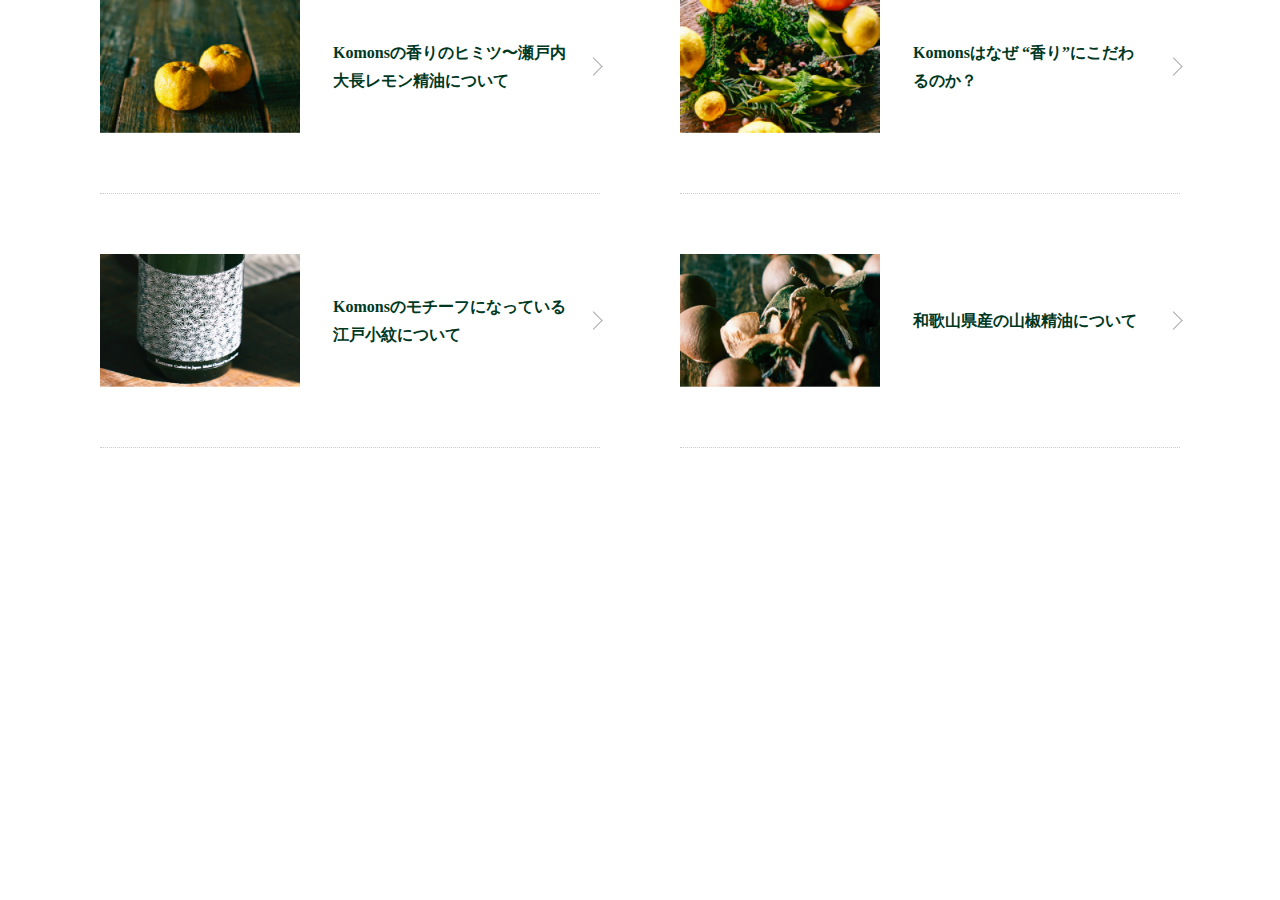
<file: iframe-all.html>
<!doctype html>
<html>

<head>
	<meta charset="UTF-8">
	<meta name="robots" content="noindex,nofollow">
	<link rel="stylesheet" href="css/style.css">
</head>

<body id="iframe">
	<div class="article_wrap">
		<ul>
			<li>
				<div class="img_wrap">
					<a href="aaaa"><img src="img/journal_img01.png"></a>
				</div>
				<div class="txt_wrap">
					<h3>
							<a href="aaaa">Komonsの香りのヒミツ〜瀬戸内大長レモン精油について</a>
						</h3>
				</div>
			</li>
			<li>
				<div class="img_wrap">
					<a href="aaaa"><img src="img/journal_img02.png"></a>
				</div>
				<div class="txt_wrap">
					<h3>
							<a href="aaaa">Komonsはなぜ “香り”にこだわるのか？</a>
						</h3>
				</div>
			</li>
			<li>
				<div class="img_wrap">
					<a href="aaaa"><img src="img/journal_img03.png"></a>
				</div>
				<div class="txt_wrap">
					<h3>
							<a href="aaaa">Komonsのモチーフになっている江戸小紋について</a>
						</h3>
				</div>
			</li>
			<li>
				<div class="img_wrap">
					<a href="aaaa"><img src="img/journal_img04.png"></a>
				</div>
				<div class="txt_wrap">
					<h3>
							<a href="aaaa">和歌山県産の山椒精油について</a>
						</h3>
				</div>
			</li>
		</ul>
	</div>
</body>

</html>
</file>
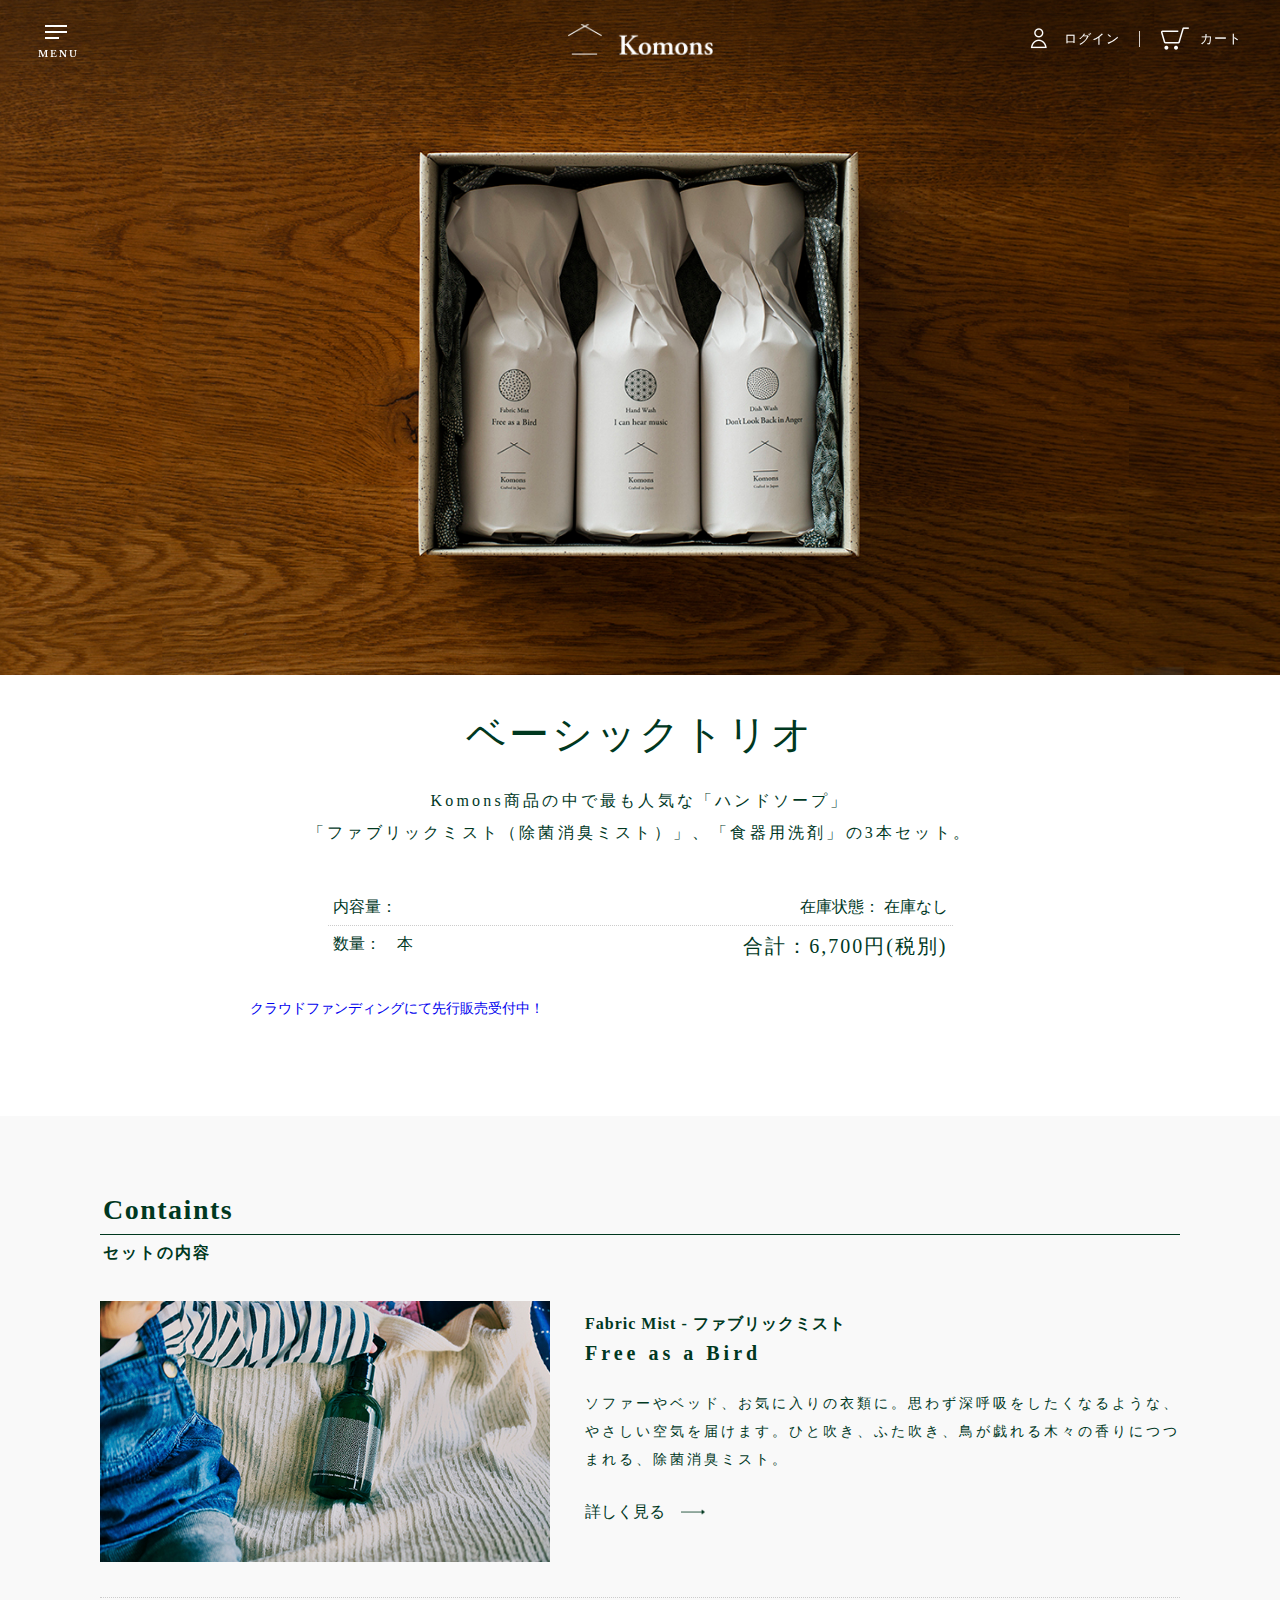
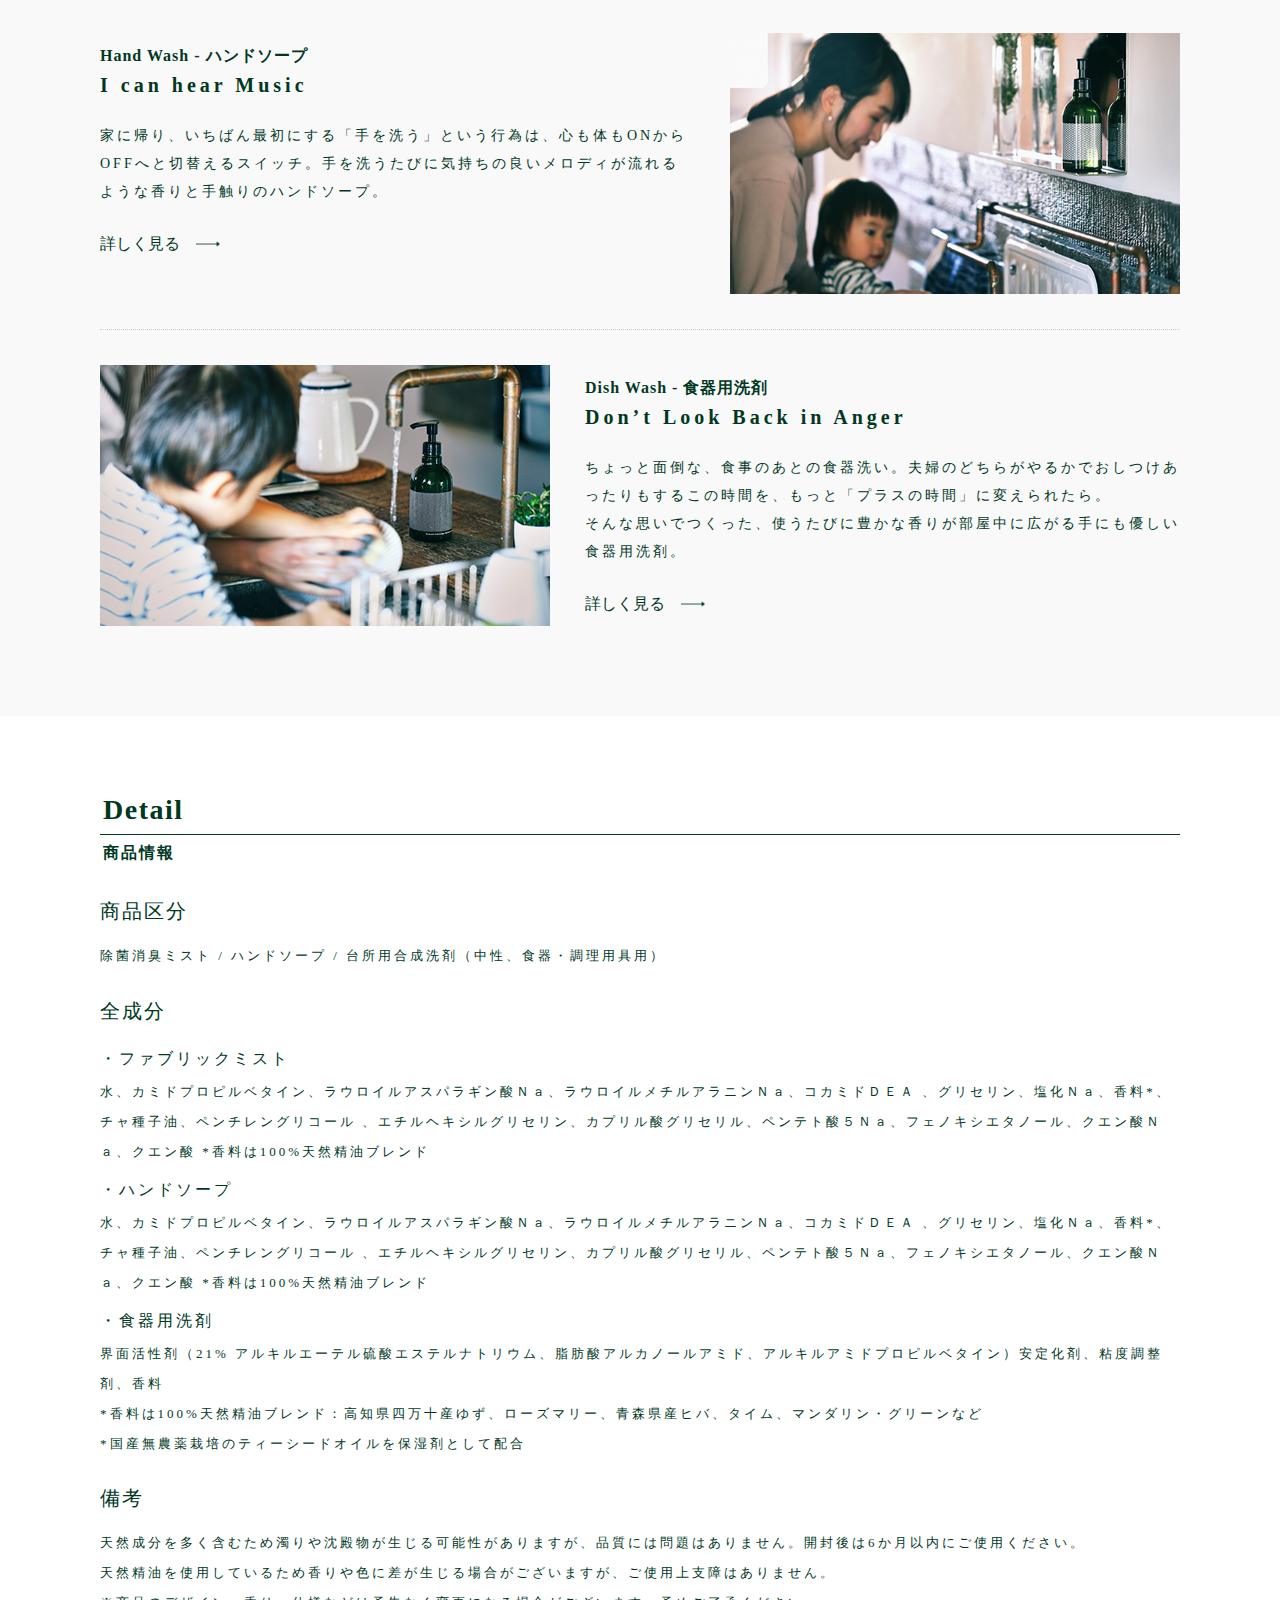
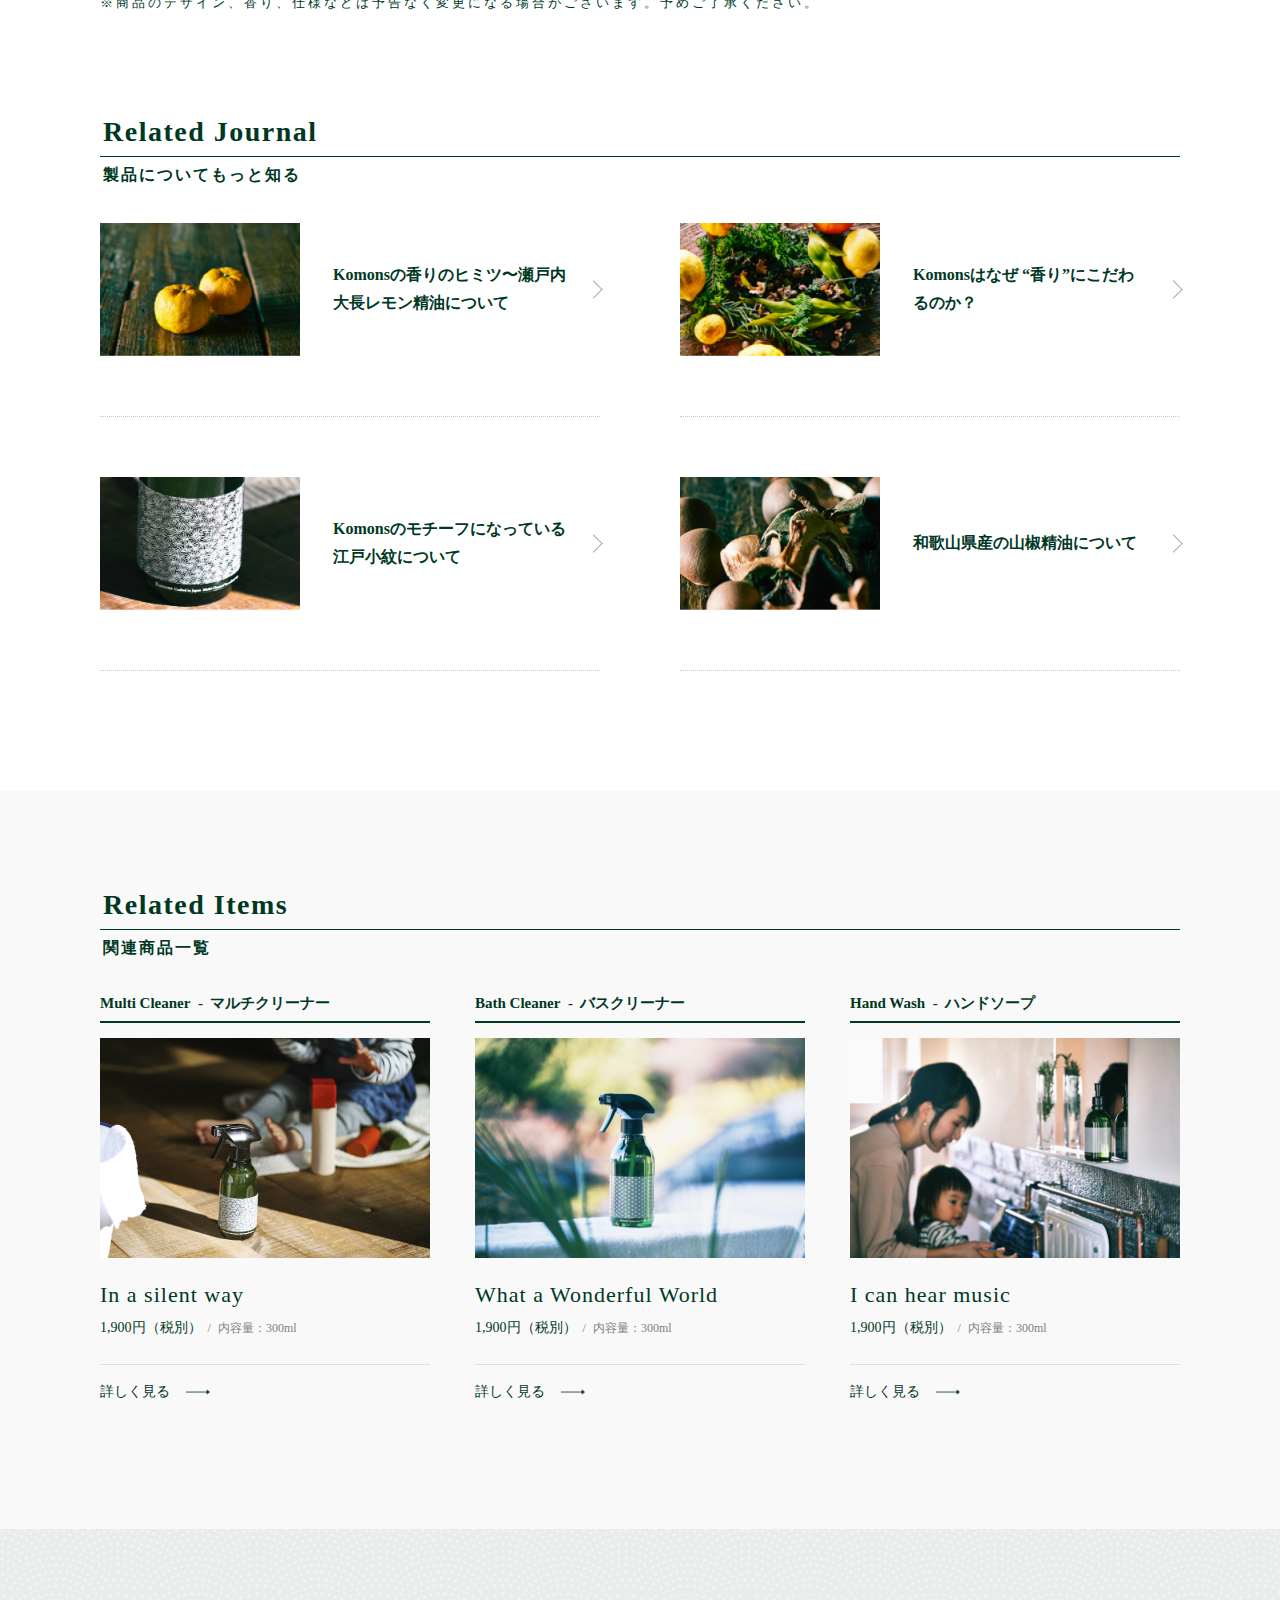
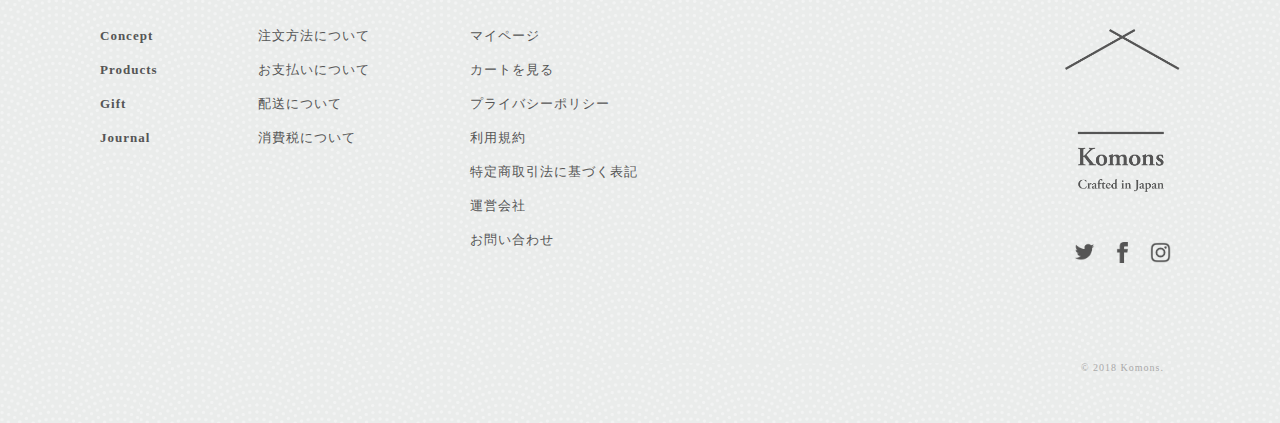
<file: item_detail_entry_trio.html>
<!doctype html>
<html>

<head>
	<meta charset="UTF-8">
	<meta name="viewport" content="width=device-width, initial-scale=1">
	<link rel="canonical" href="hhttps://www.komons-japan.com">
	<link rel="shortcut icon" type="image/x-icon" href="">
	<link href="aaaa" rel="apple-touch-icon" sizes="180x180">
	<meta property="og:title" content="aaaa">
	<meta property="og:type" content="article">
	<meta property="og:url" content="https://www.komons-japan.com">
	<title>Komons Japan</title>
	<meta name="description" content="aaaa">
	<meta property="og:locale" content="ja_JP">
	<meta property="og:type" content="article">
	<meta property="og:title" content="aaaa">
	<meta property="og:description" content="aaaa">
	<meta property="og:url" content="aaaa">
	<meta property="og:site_name" content="株式会社Ainer : Ainer Inc.">
	<meta name="twitter:card" content="summary">
	<meta name="twitter:description" content="aaaa">
	<meta name="twitter:title" content="株式会社Ainer : Ainer Inc.">
	<meta name="twitter:image" content="aaaa">
	<link rel="dns-prefetch" href="https://www.komons-japan.com">
	<link rel="stylesheet" href="css/style.css">
	<script type="text/javascript" src="js/jquery-3.3.1.min.js"></script>
	<script type="text/javascript" src="js/layout.js"></script>
</head>

<body>
	<header>
		<div class="header_inner">
			<div id="humMenu">
				<a href="javascript:void(0);"></a>
			</div>
			<div id="hLogo">
				<a href="/"></a>
			</div>
			<div id="hNavi">
				<div id="hLogin" class="nav_item">
					<a href="aaaa">ログイン</a>
				</div>
				<div id="hCart" class="nav_item">
					<a href="aaaa">カート</a>
				</div>
			</div>
		</div>
		<!-- header_inner -->
	</header>
	<style>
	.product_cat{display: none;}
	.cart_wrap02{display: none !important;}
	</style>
	<article id="itemDetail" class="entry_trio">
		<section class="main" style="background-image: url(img/set_product/main_entry_trio.jpg);">
			<div class="fil"></div>
		</section>
		<section class="cart_wrap01">
			<div class="product_ex">
				<h2 class="product_cat"><span>Gift Set</span></h2>
				<h1 class="prodcut_name">ベーシックトリオ</h1>
				<div class="excerpt">
					<p>Komons商品の中で最も人気な「ハンドソープ」<span>「ファブリックミスト（除菌消臭ミスト）」、「食器用洗剤」の3本セット。</span></p>
				</div>
			</div>
			<!-- product_ex -->
			<div class="product_detail">
				<div class="detail_block detail01">
					<span class="left_txt">内容量：</span>
					<span class="right_txt">在庫状態： 在庫なし</span>
				</div>
				<div class="detail_block detail02">
					<span class="left_txt">数量：　本</span>
					<span class="right_txt">合計：6,700円(税別)</span>
				</div>
			</div>
			<!-- product_detail -->
			<div class="cart_button">
				<a href="aaaa">
					<span class="txt">クラウドファンディングにて<span>先行販売受付中！</span></span></a>
			</div>
		</section>
		<!-- cart_wrap01 -->
		<section id="features" class="item_detail">
			<div class="detail_ttl">
				<h3><span class="en_ttl">Containts</span><span class="jp_ttl">セットの内容</span></h3>
			</div>
			<!-- detail_ttl -->
			<div class="detail_list">
				<div class="img_left detail_wrap">
					<div class="img_wrap">
						<img src="img/set_product/img_fabric.jpg">
					</div>
					<div class="txt_wrap">
						<h4>Fabric Mist - ファブリックミスト<span class="txt">Free as a Bird</span></h4>
						<p>ソファーやベッド、お気に入りの衣類に。思わず深呼吸をしたくなるような、やさしい空気を届けます。ひと吹き、ふた吹き、鳥が戯れる木々の香りにつつまれる、除菌消臭ミスト。</p>
						<div class="button_arrow">
							<a href="/?pid=132298880"><span class="link_wrap">詳しく見る<span class="arrow"></span></span></a>
						</div>
					</div>
				</div>
				<!-- detail01 -->
				<div class="img_right detail_wrap">
					<div class="img_wrap">
						<img src="img/set_product/img_hand.jpg">
					</div>
					<div class="txt_wrap">
						<h4>Hand Wash - ハンドソープ<span class="txt">I can hear Music</span></h4>
						<p>家に帰り、いちばん最初にする「手を洗う」という行為は、心も体もONからOFFへと切替えるスイッチ。手を洗うたびに気持ちの良いメロディが流れるような香りと手触りのハンドソープ。</p>
						<div class="button_arrow">
							<a href="/?pid=132301791"><span class="link_wrap">詳しく見る<span class="arrow"></span></span></a>
						</div>
					</div>
				</div>
				<!-- detail01 -->
				<div class="img_left detail_wrap last">
					<div class="img_wrap">
						<img src="img/set_product/img_dish.jpg">
					</div>
					<div class="txt_wrap">
						<h4>Dish Wash - 食器用洗剤<span class="txt">Don’t Look Back in Anger</span></h4>
						<p>ちょっと面倒な、食事のあとの食器洗い。夫婦のどちらがやるかでおしつけあったりもするこの時間を、もっと「プラスの時間」に変えられたら。<span>そんな思いでつくった、使うたびに豊かな香りが部屋中に広がる手にも優しい食器用洗剤。</span></p>
						<div class="button_arrow">
							<a href="/?pid=132268831"><span class="link_wrap">詳しく見る<span class="arrow"></span></span></a>
						</div>
					</div>
				</div>
				<!-- detail01 -->
			</div>
		</section>
		<!-- features -->
		<!-- scent -->
		<section id="detail" class="item_detail">
			<div class="detail_ttl">
				<h3><span class="en_ttl">Detail</span><span class="jp_ttl">商品情報</span></h3>
			</div>
			<!-- detail_ttl -->
			<div class="detail_item">
				<h5>商品区分</h5>
				<p>除菌消臭ミスト / ハンドソープ / 台所用合成洗剤（中性、食器・調理用具用）</p>
			</div>
			<!-- detail_item -->
			<div class="detail_item">
				<h5>全成分</h5>
				<p>
					<font>・ファブリックミスト</font>
					<span>水、カミドプロピルベタイン、ラウロイルアスパラギン酸Ｎａ、ラウロイルメチルアラニンＮａ、コカミドＤＥＡ 、グリセリン、塩化Ｎａ、香料*、チャ種子油、ペンチレングリコール 、エチルヘキシルグリセリン、カプリル酸グリセリル、ペンテト酸５Ｎａ、フェノキシエタノール、クエン酸Ｎａ、クエン酸   *香料は100%天然精油ブレンド</span>
					<font>・ハンドソープ</font>
					<span>水、カミドプロピルベタイン、ラウロイルアスパラギン酸Ｎａ、ラウロイルメチルアラニンＮａ、コカミドＤＥＡ 、グリセリン、塩化Ｎａ、香料*、チャ種子油、ペンチレングリコール 、エチルヘキシルグリセリン、カプリル酸グリセリル、ペンテト酸５Ｎａ、フェノキシエタノール、クエン酸Ｎａ、クエン酸   *香料は100%天然精油ブレンド</span>
					<font>・食器用洗剤</font>
					<span>界面活性剤（21% アルキルエーテル硫酸エステルナトリウム、脂肪酸アルカノールアミド、アルキルアミドプロピルベタイン）安定化剤、粘度調整剤、香料<span>*香料は100%天然精油ブレンド：高知県四万十産ゆず、ローズマリー、青森県産ヒバ、タイム、マンダリン・グリーンなど</span><span>*国産無農薬栽培のティーシードオイルを保湿剤として配合</span>
				</p>
			</div>
			<!-- detail_item -->
			<div class="detail_item">
				<h5>備考</h5>
				<p><span>天然成分を多く含むため濁りや沈殿物が生じる可能性がありますが、品質には問題はありません。開封後は6か月以内にご使用ください。</span><span>天然精油を使用しているため香りや色に差が生じる場合がございますが、ご使用上支障はありません。</span><span>※商品のデザイン、香り、仕様などは予告なく変更になる場合がございます。予めご了承ください。</span></p>
			</div>
			<!-- detail_item -->
		</section>
		<!-- detail -->
		<section class="cart_wrap02">
			<div class="img_wrap">
				<img src="img/item/dishwash/thumb_img.jpg">
			</div>
			<div class="txt_wrap">
				<h3><span>Gift</span>食器用洗剤</h3>
				<h2>Don’t Look Back in Anger</h2>
				<div class="product_detail">
					<div class="detail_block detail01">
						<span class="left_txt">内容量： 300ml</span>
						<span class="right_txt">在庫状態： 在庫なし</span>
					</div>
					<div class="detail_block detail02">
						<span class="left_txt">数量：　本</span>
						<span class="right_txt">合計：1,900円(税別)</span>
					</div>
				</div>
				<!-- product_detail -->
				<div class="cart_button">
					<a href="aaaa">
						<span class="logo"></span>
						<span class="txt">クラウドファンディングにて<br>先行販売受付中！</span></a>
				</div>
			</div>
		</section>
		<!-- cart_wrap02 -->
		<section class="journal_wrap item_detail">
			<div class="detail_ttl">
				<h3><span class="en_ttl">Related Journal</span><span class="jp_ttl">製品についてもっと知る</span></h3>
			</div>
			<div class="article_wrap">
				<ul>
					<li>
						<div class="img_wrap">
							<a href="aaaa"><img src="img/journal_img01.png"></a>
						</div>
						<div class="txt_wrap">
							<h3>
									<a href="aaaa">Komonsの香りのヒミツ〜瀬戸内大長レモン精油について</a>
								</h3>
						</div>
					</li>
					<li>
						<div class="img_wrap">
							<a href="aaaa"><img src="img/journal_img02.png"></a>
						</div>
						<div class="txt_wrap">
							<h3>
									<a href="aaaa">Komonsはなぜ “香り”にこだわるのか？</a>
								</h3>
						</div>
					</li>
					<li>
						<div class="img_wrap">
							<a href="aaaa"><img src="img/journal_img03.png"></a>
						</div>
						<div class="txt_wrap">
							<h3>
									<a href="aaaa">Komonsのモチーフになっている江戸小紋について</a>
								</h3>
						</div>
					</li>
					<li>
						<div class="img_wrap">
							<a href="aaaa"><img src="img/journal_img04.png"></a>
						</div>
						<div class="txt_wrap">
							<h3>
									<a href="aaaa">和歌山県産の山椒精油について</a>
								</h3>
						</div>
					</li>
			</div>
		</section>
		<!-- journal_wrap -->
		<section class="related_item item_detail">
			<div class="detail_ttl">
				<h3><span class="en_ttl">Related Items</span><span class="jp_ttl">関連商品一覧</span></h3>
			</div>
			<div class="products">
				<ul>
					<li>
						<h4 class="cat_ttl"><span>Multi Cleaner</span>マルチクリーナー</h4>
						<div class="img_wrap">
							<a href="aaaa"><img src="img/product_list/item_img04.jpg"></a>
						</div>
						<div class="txt_wrap">
							<h3><a href="aaaa">In a silent way</a></h3>
							<span class="product_detail">1,900円（税別）<span class="amount">内容量：300ml</span></span>
							<a class="arrow_link" href="aaaa"><span class="link_wrap">詳しく見る<span class="arrow"></span></span></a>
						</div>
					</li>
					<li>
						<h4 class="cat_ttl"><span>Bath Cleaner</span>バスクリーナー</h4>
						<div class="img_wrap">
							<a href="aaaa"><img src="img/product_list/item_img05.jpg"></a>
						</div>
						<div class="txt_wrap">
							<h3><a href="aaaa">What a Wonderful World</a></h3>
							<span class="product_detail">1,900円（税別）<span class="amount">内容量：300ml</span></span>
							<a class="arrow_link" href="aaaa"><span class="link_wrap">詳しく見る<span class="arrow"></span></span></a>
						</div>
					</li>
					<li>
						<h4 class="cat_ttl"><span>Hand Wash</span>ハンドソープ</h4>
						<div class="img_wrap">
							<a href="aaaa"><img src="img/product_list/item_img06.jpg"></a>
						</div>
						<div class="txt_wrap">
							<h3><a href="aaaa">I can hear music</a></h3>
							<span class="product_detail">1,900円（税別）<span class="amount">内容量：300ml</span></span>
							<a class="arrow_link" href="aaaa"><span class="link_wrap">詳しく見る<span class="arrow"></span></span></a>
						</div>
					</li>
				</ul>
			</div>
		</section>

		<footer>
			<div class="footer_wrap">
				<div class="footer_menu">
					<div class="fmenu01 fmenu">
						<ul>
							<li><a href="aaaa"><span>Concept</span></a></li>
							<li><a href="aaaa"><span>Products</span></a></li>
							<li><a href="aaaa"><span>Gift</span></a></li>
							<li><a href="aaaa"><span>Journal</span></a></li>
					</div>
					<!-- fmenu -->
					<div class="fmenu02 fmenu">
						<ul>
							<li><a href="aaaa">注文方法について</a></li>
							<li><a href="aaaa">お支払いについて</a></li>
							<li><a href="aaaa">配送について</a></li>
							<li><a href="aaaa">消費税について</a></li>
					</div>
					<!-- fmenu -->
					<div class="fmenu03 fmenu">
						<ul>
							<li><a href="aaaa">マイページ</a></li>
							<li><a href="aaaa">カートを見る</a></li>
							<li><a href="aaaa">プライバシーポリシー</a></li>
							<li><a href="aaaa">利用規約</a></li>
							<li><a href="aaaa">特定商取引法に基づく表記</a></li>
							<li><a href="aaaa">運営会社</a></li>
							<li><a href="aaaa">お問い合わせ</a></li>
						</ul>
					</div>
					<!-- fmenu -->
				</div>
				<div class="footer_sns">
					<div class="img_wrap">
						<a href="aaaa"><img src="img/footer_logo.png" alt="komons"></a>
					</div>
					<ul>
						<li><a href="aaaa"><img src="img/tw_icon.png"></a></li>
						<li><a href="aaaa"><img src="img/fb_icon.png"></a></li>
						<li><a href="aaaa"><img src="img/ig_icon.png"></a></li>
					</ul>
					<p class="copy_right">© 2018 Komons.</p>
				</div>
			</div>
		</footer>
		<div id="slideMenu">
			<div id="menuBg"></div>
			<div class="menu_wrap">
				<div id="closeBtn"><a href="javascript:void(0);"></a></div>
				<div class="menu_inner">
					<div class="hum_navi">
						<ul>
							<li><a href="aaaa"><span>Top</span>トップ</a></li>
							<li><a href="aaaa"><span>Concept</span>Komonsについて</a></li>
							<li><a href="aaaa"><span>Products</span>商品一覧</a></li>
							<li><a href="aaaa"><span>Journal</span>記事一覧</a></li>
							<li><a href="aaaa"><span>Contact</span>お問い合わせ</a></li>
							<li><a href="aaaa"><span>Shopping Guide</span>ショッピングガイド</a></li>
						</ul>
					</div>
					<!-- hum_navi -->
					<div class="menu_sns">
						<ul>
							<li><a href="aaaa"><img src="img/tw_icon.png"></a></li>
							<li><a href="aaaa"><img src="img/fb_icon.png"></a></li>
							<li><a href="aaaa"><img src="img/ig_icon.png"></a></li>
						</ul>
					</div>
					<!-- menu_sns -->
				</div>
				<!-- menu_inner -->
			</div>
			<!-- menu_wrap -->
		</div>
		<!-- slideMenu -->
</body>

</html>
</file>
<file: css/style.css>
@charset "UTF-8";
/* ----- Google Fonts ----- */
@font-face {
  font-family: 'libre-regular';
  font-weight: 400;
  src: url("../fonts/LibreBaskerville-Regular.eot"), url("../fonts/LibreBaskerville-Regular.woff") format("woff"), url("../fonts/LibreBaskerville-Regular.ttf") format("truetype"); }

@font-face {
  font-family: 'libre-bold';
  font-weight: 700;
  src: url("../fonts/librebaskerville-bold-webfont.eot"), url("../fonts/librebaskerville-bold-webfont.woff") format("woff"), url("../fonts/LibreBaskerville-Bold.ttf") format("truetype"); }

/*デフォルトCSSのリセット*/
/*
html5doctor.com Reset Stylesheet
v1.6.1
Last Updated: 2010-09-17
Author: Richard Clark - http://richclarkdesign.com
Twitter: @rich_clark
*/
html, body, div, span, object, iframe,
h1, h2, h3, h4, h5, h6, p, blockquote, pre,
abbr, address, cite, code,
del, dfn, em, img, ins, kbd, q, samp,
small, strong, sub, sup, var,
b, i,
dl, dt, dd, ol, ul, li,
fieldset, form, label, legend,
table, caption, tbody, tfoot, thead, tr, th, td,
article, aside, canvas, details, figcaption, figure,
footer, header, hgroup, menu, nav, section, summary,
time, mark, audio, video {
  margin: 0;
  padding: 0;
  border: 0;
  outline: 0;
  font-size: 100%;
  vertical-align: baseline;
  background: transparent; }

body {
  line-height: 1; }

article, aside, details, figcaption, figure,
footer, header, hgroup, menu, nav, section {
  display: block; }

ul:after {
  display: block;
  content: "";
  clear: both; }

nav ul {
  list-style: none; }

blockquote, q {
  quotes: none; }

blockquote:before, blockquote:after,
q:before, q:after {
  content: '';
  content: none; }

a {
  margin: 0;
  padding: 0;
  font-size: 100%;
  text-decoration: none;
  vertical-align: baseline;
  background: transparent; }

/* change colours to suit your needs */
ins {
  background-color: #ff9;
  color: #000;
  text-decoration: none; }

/* change colours to suit your needs */
mark {
  background-color: #ff9;
  color: #000;
  font-style: italic;
  font-weight: bold; }

del {
  text-decoration: line-through; }

abbr[title], dfn[title] {
  border-bottom: 1px dotted;
  cursor: help; }

table {
  border-collapse: collapse;
  border-spacing: 0; }

/* change border colour to suit your needs */
hr {
  display: block;
  height: 1px;
  border: 0;
  border-top: 1px solid #cccccc;
  margin: 1em 0;
  padding: 0; }

input, select {
  vertical-align: middle; }

ul {
  list-style: none; }

img {
  max-width: 100%;
  vertical-align: bottom;
  border: none; }

/*ヘッダーのレイアウト*/
header {
  width: 100%;
  height: 73px;
  border-top: 2px solid transparent;
  position: fixed;
  z-index: 500;
  -webkit-transition: all .5s;
  -o-transition: all .5s;
  transition: all .5s;
  top: 0;
  left: 0;
  right: 0;
  margin: auto; }
  header .header_inner {
    position: relative;
    width: 100%;
    height: 73px; }
    header .header_inner #humMenu {
      position: absolute;
      top: 0;
      bottom: 0;
      height: 28px;
      margin: auto;
      left: 3%; }
      header .header_inner #humMenu a {
        display: block;
        width: 39px;
        height: 33px;
        -webkit-transition: all .5s;
        -o-transition: all .5s;
        transition: all .5s;
        background-repeat: no-repeat;
        background-position: center center;
        background-image: url(../img/menu_icon.png);
        background-size: 39px; }
        header .header_inner #humMenu a:hover {
          opacity: 0.7; }
    header .header_inner #hNavi {
      position: absolute;
      top: 0;
      bottom: 0;
      height: 25px;
      right: 3%;
      margin: auto;
      display: -webkit-box;
      display: -ms-flexbox;
      display: flex;
      -ms-flex-wrap: wrap;
      flex-wrap: wrap;
      -webkit-box-pack: center;
      -ms-flex-pack: center;
      justify-content: center; }
      header .header_inner #hNavi .nav_item a {
        display: block;
        font-size: 13px;
        line-height: 25px;
        letter-spacing: 1px;
        text-align: right;
        color: #ffffff;
        padding-left: 40px;
        position: relative; }
        header .header_inner #hNavi .nav_item a::before {
          position: absolute;
          content: "";
          width: 30px;
          height: 25px;
          top: 0;
          bottom: 0;
          left: 0;
          margin: auto;
          background-repeat: no-repeat;
          background-position: center center;
          background-size: 30px;
          background-position: left center; }
      header .header_inner #hNavi .nav_item#hLogin {
        margin-right: 40px;
        position: relative; }
        header .header_inner #hNavi .nav_item#hLogin::after {
          display: block;
          content: "";
          position: absolute;
          right: -20px;
          top: 0;
          bottom: 0;
          margin: auto;
          width: 1px;
          height: 16px;
          background: rgba(255, 255, 255, 0.8); }
        header .header_inner #hNavi .nav_item#hLogin a::before {
          background-image: url(../img/login_icon.png); }
      header .header_inner #hNavi .nav_item#hCart a::before {
        background-image: url(../img/cart_icon.png); }
    header .header_inner #hLogo {
      position: absolute;
      width: 145px;
      height: 30px;
      -webkit-transition: all .5s;
      -o-transition: all .5s;
      transition: all .5s;
      left: 0;
      right: 0;
      top: 0;
      bottom: 0;
      margin: auto;
      opacity: 1; }
      header .header_inner #hLogo.fade {
        opacity: 0;
        pointer-events: none; }
      header .header_inner #hLogo a {
        display: block;
        width: 145px;
        height: 31px;
        background-image: url(../img/h_logo_white.png);
        background-size: 145px;
        background-position: center center;
        background-repeat: no-repeat; }

@media screen and (max-width: 750px) {
  header {
    height: 58px; }
    header .header_inner {
      height: 58px; }
      header .header_inner #humMenu {
        height: 25px;
        left: 5%; }
        header .header_inner #humMenu a {
          width: 33px;
          height: 30px;
          background-size: 33px; }
          header .header_inner #humMenu a:hover {
            opacity: 1; }
      header .header_inner #hNavi {
        top: 3px;
        height: 25px;
        right: 5%; }
        header .header_inner #hNavi .nav_item a {
          width: 27px;
          height: 25px;
          padding-left: 0px; }
          header .header_inner #hNavi .nav_item a::before {
            position: absolute;
            content: "";
            width: 27px;
            height: 25px;
            background-size: 27px;
            background-position: right center; }
        header .header_inner #hNavi .nav_item#hLogin {
          display: none; }
        header .header_inner #hNavi .nav_item#hCart a {
          color: rgba(255, 255, 255, 0); }
      header .header_inner #hLogo a {
        background-size: 120px; } }

body.rolled header {
  border-top: 2px solid #00381f;
  background: #fff;
  -webkit-box-shadow: 0 1px 8px 0 rgba(0, 0, 0, 0.06);
  box-shadow: 0 1px 8px 0 rgba(0, 0, 0, 0.06); }
  body.rolled header .header_inner #humMenu a {
    background-image: url(../img/menu_icon_rolled.png); }
  body.rolled header .header_inner #hNavi .nav_item a {
    color: #00381f; }
  body.rolled header .header_inner #hNavi .nav_item#hLogin a::before {
    background-image: url(../img/login_icon_rolled.png); }
  body.rolled header .header_inner #hNavi .nav_item#hCart a::before {
    background-image: url(../img/cart_icon_rolled.png); }
  body.rolled header .header_inner #hLogo {
    opacity: 1 !important; }
    body.rolled header .header_inner #hLogo a {
      pointer-events: all !important;
      background-image: url(../img/h_logo.png); }

body.fixed-header {
  padding-top: 60px; }
  body.fixed-header header {
    height: 88px;
    border-top: 2px solid #00381f;
    background: #fff;
    -webkit-box-shadow: 0 1px 8px 0 rgba(0, 0, 0, 0.06);
    box-shadow: 0 1px 8px 0 rgba(0, 0, 0, 0.06); }
    body.fixed-header header .header_inner {
      position: relative;
      width: 100%;
      height: 88px; }
      body.fixed-header header .header_inner #humMenu a {
        background-image: url(../img/menu_icon_rolled.png); }
      body.fixed-header header .header_inner #hNavi .nav_item a {
        color: #00381f; }
      body.fixed-header header .header_inner #hNavi .nav_item#hLogin {
        margin-right: 40px;
        position: relative; }
        body.fixed-header header .header_inner #hNavi .nav_item#hLogin a::before {
          background-image: url(../img/login_icon_rolled.png); }
      body.fixed-header header .header_inner #hNavi .nav_item#hCart a::before {
        background-image: url(../img/cart_icon_rolled.png); }
      body.fixed-header header .header_inner #hLogo {
        opacity: 1 !important;
        pointer-events: all !important; }

@media screen and (max-width: 750px) {
  body.rolled header, body.fixed-header header {
    height: 58px;
    border-top: 2px solid #00381f; }
    body.rolled header .header_inner, body.fixed-header header .header_inner {
      height: 55px; }
      body.rolled header .header_inner #hNavi .nav_item a, body.fixed-header header .header_inner #hNavi .nav_item a {
        color: #00381f; }
      body.rolled header .header_inner #hNavi .nav_item#hLogin, body.fixed-header header .header_inner #hNavi .nav_item#hLogin {
        margin-right: 40px;
        position: relative; }
        body.rolled header .header_inner #hNavi .nav_item#hLogin a::before, body.fixed-header header .header_inner #hNavi .nav_item#hLogin a::before {
          background-image: url(../img/login_icon_rolled.png); }
      body.rolled header .header_inner #hNavi .nav_item#hCart a::before, body.fixed-header header .header_inner #hNavi .nav_item#hCart a::before {
        background-image: url(../img/cart_icon_rolled.png); }
      body.rolled header .header_inner #hLogo, body.fixed-header header .header_inner #hLogo {
        opacity: 1 !important;
        pointer-events: all !important; } }

/*フッターのレイアウト*/
footer {
  padding: 100px 0 50px;
  background-image: url("../img/footer_bg.png");
  background-size: 1000px;
  background-position: center center; }
  footer .footer_wrap {
    max-width: 1080px;
    margin-left: auto;
    margin-right: auto;
    display: -webkit-box;
    display: -ms-flexbox;
    display: flex;
    -ms-flex-wrap: wrap;
    flex-wrap: wrap;
    -webkit-box-pack: center;
    -ms-flex-pack: center;
    justify-content: center; }
    @media screen and (max-width: 1150px) {
      footer .footer_wrap {
        max-width: 750px; } }
    @media screen and (max-width: 750px) {
      footer .footer_wrap {
        width: 84%; } }
    footer .footer_wrap .footer_menu {
      width: calc(100% - 115px);
      display: -webkit-box;
      display: -ms-flexbox;
      display: flex;
      -ms-flex-wrap: wrap;
      flex-wrap: wrap;
      -webkit-box-pack: center;
      -ms-flex-pack: center;
      justify-content: center;
      -webkit-box-pack: start;
      -ms-flex-pack: start;
      justify-content: flex-start; }
      footer .footer_wrap .footer_menu .fmenu ul li {
        margin-bottom: 20px; }
        footer .footer_wrap .footer_menu .fmenu ul li a {
          font-size: 13px;
          letter-spacing: 1px;
          color: #555555; }
          footer .footer_wrap .footer_menu .fmenu ul li a span {
            font-family: 'EB Garamond', 'Libre Baskerville', "游明朝", YuMincho, "ヒラギノ明朝 ProN W3", "Hiragino Mincho ProN", "HG明朝E", "ＭＳ Ｐ明朝", "ＭＳ 明朝", "Sawarabi Mincho", serif;
            font-weight: 500;
            letter-spacing: 1px;
            font-weight: bold; }
      footer .footer_wrap .footer_menu .fmenu.fmenu01, footer .footer_wrap .footer_menu .fmenu.fmenu02 {
        margin-right: 100px; }
    footer .footer_wrap .footer_sns {
      width: 115px;
      text-align: center; }
      footer .footer_wrap .footer_sns ul {
        display: -webkit-box;
        display: -ms-flexbox;
        display: flex;
        -ms-flex-wrap: wrap;
        flex-wrap: wrap;
        -webkit-box-pack: center;
        -ms-flex-pack: center;
        justify-content: center;
        margin: 50px auto 100px; }
        footer .footer_wrap .footer_sns ul li {
          width: 18.33333333333333333333333333333333%;
          padding: 0 7.5%; }
      footer .footer_wrap .footer_sns .copy_right {
        font-size: 10px;
        font-family: 'EB Garamond', 'Libre Baskerville', "游明朝", YuMincho, "ヒラギノ明朝 ProN W3", "Hiragino Mincho ProN", "HG明朝E", "ＭＳ Ｐ明朝", "ＭＳ 明朝", "Sawarabi Mincho", serif;
        font-weight: 500;
        letter-spacing: 1px;
        color: #aaaaaa; }

@media screen and (max-width: 750px) {
  footer {
    padding: 50px 0 30px; }
    footer .footer_wrap {
      max-width: 1080px;
      margin-left: auto;
      margin-right: auto;
      display: block; } }
    @media screen and (max-width: 750px) and (max-width: 1150px) {
      footer .footer_wrap {
        max-width: 750px; } }
    @media screen and (max-width: 750px) and (max-width: 750px) {
      footer .footer_wrap {
        width: 84%; } }

@media screen and (max-width: 750px) {
      footer .footer_wrap .footer_menu {
        width: 100%;
        display: block;
        margin-bottom: 80px; }
        footer .footer_wrap .footer_menu .fmenu ul {
          margin-bottom: 60px; }
          footer .footer_wrap .footer_menu .fmenu ul li {
            margin-bottom: 20px; }
            footer .footer_wrap .footer_menu .fmenu ul li a {
              font-size: 3.5vw; }
        footer .footer_wrap .footer_menu .fmenu.fmenu01, footer .footer_wrap .footer_menu .fmenu.fmenu02 {
          margin-right: 0; }
      footer .footer_wrap .footer_sns {
        width: 100%;
        text-align: center; }
        footer .footer_wrap .footer_sns .img_wrap {
          width: 22%;
          margin: 0 auto; }
        footer .footer_wrap .footer_sns ul {
          width: 30%;
          margin: 30px auto 70px; }
        footer .footer_wrap .footer_sns .copy_right {
          font-size: 11px; } }

/*ハンバーガーメニューのレイアウト*/
#slideMenu {
  width: 100%;
  height: 100vh;
  position: fixed;
  -webkit-transition: all 0.5s;
  -o-transition: all 0.5s;
  transition: all 0.5s;
  top: 0;
  bottom: 0;
  left: -460px;
  margin: auto;
  z-index: 2000;
  opacity: 0;
  pointer-events: none; }
  #slideMenu #menuBg {
    width: calc(100% + 460px);
    height: 100%;
    background: rgba(0, 0, 0, 0.3);
    position: absolute;
    top: 0;
    bottom: 0;
    left: 0;
    margin: auto; }
  #slideMenu .menu_wrap {
    position: relative;
    background: #fff;
    width: 460px;
    height: 100vh;
    padding: 60px 40px;
    -webkit-box-sizing: border-box;
    box-sizing: border-box; }
    #slideMenu .menu_wrap #closeBtn {
      position: absolute;
      top: 25px;
      left: 9%;
      width: 18px;
      height: 18px;
      padding: 10px;
      margin: -10px;
      background-repeat: no-repeat;
      background-position: center center;
      background-image: url("../img/closeBtn.png");
      background-size: 18px; }
    #slideMenu .menu_wrap .menu_inner {
      position: absolute;
      top: 100px;
      bottom: 0;
      margin: auto; }
      #slideMenu .menu_wrap .menu_inner .hum_navi {
        margin-bottom: 30px; }
        #slideMenu .menu_wrap .menu_inner .hum_navi ul li {
          padding: 20px 0;
          border-bottom: 1px solid #f1f1f1; }
          #slideMenu .menu_wrap .menu_inner .hum_navi ul li a {
            display: block;
            color: #111111;
            font-size: 11px; }
            #slideMenu .menu_wrap .menu_inner .hum_navi ul li a span {
              font-family: 'EB Garamond', 'Libre Baskerville', "游明朝", YuMincho, "ヒラギノ明朝 ProN W3", "Hiragino Mincho ProN", "HG明朝E", "ＭＳ Ｐ明朝", "ＭＳ 明朝", "Sawarabi Mincho", serif;
              font-weight: 400;
              letter-spacing: 1px;
              letter-spacing: 1px;
              font-size: 26px;
              display: inline-block;
              padding-right: 10px; }
      #slideMenu .menu_wrap .menu_inner .menu_sns ul {
        display: -webkit-box;
        display: -ms-flexbox;
        display: flex;
        -ms-flex-wrap: wrap;
        flex-wrap: wrap;
        -webkit-box-pack: center;
        -ms-flex-pack: center;
        justify-content: center;
        -webkit-box-pack: start;
        -ms-flex-pack: start;
        justify-content: flex-start; }
        #slideMenu .menu_wrap .menu_inner .menu_sns ul li {
          width: 30px;
          margin-right: 15px;
          background: #f5f5f5;
          padding: 10px;
          border-radius: 50%; }
          #slideMenu .menu_wrap .menu_inner .menu_sns ul li:last-child {
            margin-right: 0; }

body.menu_open #slideMenu {
  left: 0 !important;
  opacity: 1 !important;
  pointer-events: all !important; }

@media screen and (max-width: 750px) {
  #slideMenu {
    left: -100vw;
    opacity: 0;
    pointer-events: none; }
    #slideMenu #menuBg {
      width: 200%; }
    #slideMenu .menu_wrap {
      width: 100%;
      padding: 60px 0;
      height: 100vh;
      overflow: scroll; }
      #slideMenu .menu_wrap #closeBtn {
        top: 8%;
        left: 1%;
        width: 15px;
        height: 15px;
        margin: 0 0 0 4%;
        background-size: 15px; }
      #slideMenu .menu_wrap .menu_inner {
        margin: auto;
        width: 84%;
        height: auto;
        margin-top: 35px;
        position: static; }
        #slideMenu .menu_wrap .menu_inner .hum_navi {
          margin-bottom: 40px; }
          #slideMenu .menu_wrap .menu_inner .hum_navi ul li {
            padding: 25px 0;
            border-bottom: 1px solid #f1f1f1; }
            #slideMenu .menu_wrap .menu_inner .hum_navi ul li a {
              font-size: 3vw; }
              #slideMenu .menu_wrap .menu_inner .hum_navi ul li a span {
                font-size: 5.5vw;
                padding-right: 0.5em; } }

/*共通レイアウト*/
body {
  font-size: 14px;
  color: #00381f;
  line-height: 1;
  font-family: "游明朝", YuMincho, "ヒラギノ明朝 ProN W3", "Hiragino Mincho ProN", "HG明朝E", "ＭＳ Ｐ明朝", "ＭＳ 明朝", "Sawarabi Mincho", serif; }

.article_page,
.article_post {
  background: #312c24;
  min-height: 100vh;
  padding-top: 120px; }

.section_ttl {
  max-width: 1080px;
  margin-left: auto;
  margin-right: auto;
  padding: 130px 0 70px; }
  @media screen and (max-width: 1150px) {
    .section_ttl {
      max-width: 750px; } }
  @media screen and (max-width: 750px) {
    .section_ttl {
      width: 84%; } }
  .section_ttl h1 span, .section_ttl h2 span {
    display: inline-block;
    font-size: 54px;
    font-family: 'EB Garamond', 'Libre Baskerville', "游明朝", YuMincho, "ヒラギノ明朝 ProN W3", "Hiragino Mincho ProN", "HG明朝E", "ＭＳ Ｐ明朝", "ＭＳ 明朝", "Sawarabi Mincho", serif;
    font-weight: 400;
    letter-spacing: 1px;
    letter-spacing: 1px;
    padding-right: 0.2em; }
  .section_ttl h1 font, .section_ttl h2 font {
    display: inline-block;
    position: relative;
    font-size: 14px; }
    .section_ttl h1 font::after, .section_ttl h2 font::after {
      display: block;
      content: "";
      width: 120px;
      height: 1px;
      background: #00381f;
      position: absolute;
      top: 0;
      bottom: 0;
      right: -135px;
      margin: auto; }
  @media screen and (max-width: 1150px) {
    .section_ttl {
      padding: 130px 0 70px; }
      .section_ttl h1 span, .section_ttl h2 span {
        display: inline-block;
        font-size: 54px;
        font-family: 'EB Garamond', 'Libre Baskerville', "游明朝", YuMincho, "ヒラギノ明朝 ProN W3", "Hiragino Mincho ProN", "HG明朝E", "ＭＳ Ｐ明朝", "ＭＳ 明朝", "Sawarabi Mincho", serif;
        font-weight: 400;
        letter-spacing: 1px;
        letter-spacing: 1px;
        padding-right: 0.2em; }
      .section_ttl h1 font, .section_ttl h2 font {
        display: inline-block;
        position: relative;
        font-size: 14px; }
        .section_ttl h1 font::after, .section_ttl h2 font::after {
          display: block;
          content: "";
          width: 120px;
          height: 1px;
          background: #00381f;
          position: absolute;
          top: 0;
          bottom: 0;
          right: -135px;
          margin: auto; } }
  @media screen and (max-width: 750px) {
    .section_ttl {
      padding: 50px 0 30px; }
      .section_ttl h1 span, .section_ttl h2 span {
        font-size: 7.7vw;
        padding-right: 0.5em; }
      .section_ttl h1 font, .section_ttl h2 font {
        font-size: 3.2vw; }
        .section_ttl h1 font::after, .section_ttl h2 font::after {
          display: none; } }

#journalDetail iframe,
#topJournal iframe,
#iframe iframe,
.journal_wrap iframe {
  width: 1151px;
  height: 510px;
  display: block;
  margin: 0 auto; }

#journalDetail .article_wrap ul,
#topJournal .article_wrap ul,
#iframe .article_wrap ul,
.journal_wrap .article_wrap ul {
  max-width: 1080px;
  margin-left: auto;
  margin-right: auto;
  display: -webkit-box;
  display: -ms-flexbox;
  display: flex;
  -ms-flex-wrap: wrap;
  flex-wrap: wrap;
  -webkit-box-pack: center;
  -ms-flex-pack: center;
  justify-content: center;
  -webkit-box-pack: start;
  -ms-flex-pack: start;
  justify-content: flex-start; }
  @media screen and (max-width: 1150px) {
    #journalDetail .article_wrap ul,
    #topJournal .article_wrap ul,
    #iframe .article_wrap ul,
    .journal_wrap .article_wrap ul {
      max-width: 750px; } }
  @media screen and (max-width: 750px) {
    #journalDetail .article_wrap ul,
    #topJournal .article_wrap ul,
    #iframe .article_wrap ul,
    .journal_wrap .article_wrap ul {
      width: 84%; } }
  #journalDetail .article_wrap ul li,
  #topJournal .article_wrap ul li,
  #iframe .article_wrap ul li,
  .journal_wrap .article_wrap ul li {
    width: calc(50% - 40px);
    margin-right: 80px;
    padding-bottom: 60px;
    margin-bottom: 60px;
    border-bottom: dotted 1px #cacaca;
    display: -webkit-box;
    display: -ms-flexbox;
    display: flex;
    -ms-flex-wrap: wrap;
    flex-wrap: wrap;
    -webkit-box-pack: center;
    -ms-flex-pack: center;
    justify-content: center;
    -webkit-box-align: center;
    -ms-flex-align: center;
    align-items: center; }
    #journalDetail .article_wrap ul li:nth-child(even),
    #topJournal .article_wrap ul li:nth-child(even),
    #iframe .article_wrap ul li:nth-child(even),
    .journal_wrap .article_wrap ul li:nth-child(even) {
      margin-right: 0; }
    #journalDetail .article_wrap ul li .img_wrap,
    #topJournal .article_wrap ul li .img_wrap,
    #iframe .article_wrap ul li .img_wrap,
    .journal_wrap .article_wrap ul li .img_wrap {
      width: 200px;
      margin-right: 33px; }
      #journalDetail .article_wrap ul li .img_wrap a,
      #topJournal .article_wrap ul li .img_wrap a,
      #iframe .article_wrap ul li .img_wrap a,
      .journal_wrap .article_wrap ul li .img_wrap a {
        display: block;
        -webkit-transition: opacity .5s;
        -o-transition: opacity .5s;
        transition: opacity .5s; }
        #journalDetail .article_wrap ul li .img_wrap a img,
        #topJournal .article_wrap ul li .img_wrap a img,
        #iframe .article_wrap ul li .img_wrap a img,
        .journal_wrap .article_wrap ul li .img_wrap a img {
          height: auto; }
        #journalDetail .article_wrap ul li .img_wrap a:hover,
        #topJournal .article_wrap ul li .img_wrap a:hover,
        #iframe .article_wrap ul li .img_wrap a:hover,
        .journal_wrap .article_wrap ul li .img_wrap a:hover {
          opacity: 0.7; }
    #journalDetail .article_wrap ul li .txt_wrap,
    #topJournal .article_wrap ul li .txt_wrap,
    #iframe .article_wrap ul li .txt_wrap,
    .journal_wrap .article_wrap ul li .txt_wrap {
      width: calc(100% - 233px);
      padding-right: 33px;
      -webkit-box-sizing: border-box;
      box-sizing: border-box; }
      #journalDetail .article_wrap ul li .txt_wrap a,
      #topJournal .article_wrap ul li .txt_wrap a,
      #iframe .article_wrap ul li .txt_wrap a,
      .journal_wrap .article_wrap ul li .txt_wrap a {
        display: block;
        color: #00381f;
        font-size: 16px;
        line-height: 1.75;
        position: relative;
        -webkit-transition: all .5s;
        -o-transition: all .5s;
        transition: all .5s; }
        #journalDetail .article_wrap ul li .txt_wrap a::after,
        #topJournal .article_wrap ul li .txt_wrap a::after,
        #iframe .article_wrap ul li .txt_wrap a::after,
        .journal_wrap .article_wrap ul li .txt_wrap a::after {
          position: absolute;
          width: 12px;
          height: 12px;
          content: "";
          top: 0;
          bottom: 0;
          right: -33px;
          margin: auto;
          border-top: 1px solid #aaa;
          border-right: 1px solid #aaa;
          -webkit-transform: rotate(45deg);
          -ms-transform: rotate(45deg);
          transform: rotate(45deg);
          -webkit-transition: all .5s;
          -o-transition: all .5s;
          transition: all .5s; }
        #journalDetail .article_wrap ul li .txt_wrap a:hover,
        #topJournal .article_wrap ul li .txt_wrap a:hover,
        #iframe .article_wrap ul li .txt_wrap a:hover,
        .journal_wrap .article_wrap ul li .txt_wrap a:hover {
          opacity: 0.7; }

#journalDetail .article_wrap .button_wrap,
#topJournal .article_wrap .button_wrap,
#iframe .article_wrap .button_wrap,
.journal_wrap .article_wrap .button_wrap {
  text-align: center;
  margin-bottom: 100px; }
  #journalDetail .article_wrap .button_wrap a,
  #topJournal .article_wrap .button_wrap a,
  #iframe .article_wrap .button_wrap a,
  .journal_wrap .article_wrap .button_wrap a {
    width: 258px;
    padding: 20px 0;
    margin: 0 auto;
    display: block;
    font-size: 16px;
    color: #223d31;
    background-color: #ffffff;
    border: solid 1px #133023;
    position: relative;
    -webkit-transition: all .5s;
    -o-transition: all .5s;
    transition: all .5s;
    text-indent: -0.5em; }
    #journalDetail .article_wrap .button_wrap a .caret,
    #topJournal .article_wrap .button_wrap a .caret,
    #iframe .article_wrap .button_wrap a .caret,
    .journal_wrap .article_wrap .button_wrap a .caret {
      position: absolute;
      width: 16px;
      height: 16px;
      border-radius: 100%;
      background: #1b4e37;
      top: 0;
      bottom: 0;
      right: 20px;
      margin: auto;
      -webkit-transition: all .5s;
      -o-transition: all .5s;
      transition: all .5s; }
      #journalDetail .article_wrap .button_wrap a .caret::after,
      #topJournal .article_wrap .button_wrap a .caret::after,
      #iframe .article_wrap .button_wrap a .caret::after,
      .journal_wrap .article_wrap .button_wrap a .caret::after {
        position: absolute;
        width: 4px;
        height: 4px;
        content: "";
        top: 0;
        bottom: 0;
        right: 2px;
        left: 0;
        margin: auto;
        border-top: 2px solid #fff;
        border-right: 2px solid #fff;
        -webkit-transform: rotate(45deg);
        -ms-transform: rotate(45deg);
        transform: rotate(45deg);
        -webkit-transition: all .5s;
        -o-transition: all .5s;
        transition: all .5s; }
    #journalDetail .article_wrap .button_wrap a:hover,
    #topJournal .article_wrap .button_wrap a:hover,
    #iframe .article_wrap .button_wrap a:hover,
    .journal_wrap .article_wrap .button_wrap a:hover {
      background: #00381f;
      color: #fff; }
      #journalDetail .article_wrap .button_wrap a:hover .caret,
      #topJournal .article_wrap .button_wrap a:hover .caret,
      #iframe .article_wrap .button_wrap a:hover .caret,
      .journal_wrap .article_wrap .button_wrap a:hover .caret {
        background: #fff; }
        #journalDetail .article_wrap .button_wrap a:hover .caret::after,
        #topJournal .article_wrap .button_wrap a:hover .caret::after,
        #iframe .article_wrap .button_wrap a:hover .caret::after,
        .journal_wrap .article_wrap .button_wrap a:hover .caret::after {
          border-top: 2px solid #00381f;
          border-right: 2px solid #00381f; }

@media screen and (max-width: 1150px) {
  #journalDetail .article_wrap iframe,
  #topJournal .article_wrap iframe,
  #iframe .article_wrap iframe,
  .journal_wrap .article_wrap iframe {
    width: 770px;
    height: 960px; }
  #journalDetail .article_wrap ul,
  #topJournal .article_wrap ul,
  #iframe .article_wrap ul,
  .journal_wrap .article_wrap ul {
    max-width: 1080px;
    margin-left: auto;
    margin-right: auto;
    display: block; } }
  @media screen and (max-width: 1150px) and (max-width: 1150px) {
    #journalDetail .article_wrap ul,
    #topJournal .article_wrap ul,
    #iframe .article_wrap ul,
    .journal_wrap .article_wrap ul {
      max-width: 750px; } }
  @media screen and (max-width: 1150px) and (max-width: 750px) {
    #journalDetail .article_wrap ul,
    #topJournal .article_wrap ul,
    #iframe .article_wrap ul,
    .journal_wrap .article_wrap ul {
      width: 84%; } }

@media screen and (max-width: 1150px) {
    #journalDetail .article_wrap ul li,
    #topJournal .article_wrap ul li,
    #iframe .article_wrap ul li,
    .journal_wrap .article_wrap ul li {
      width: 100%;
      margin-right: 0;
      padding-bottom: 40px;
      margin-bottom: 40px; }
      #journalDetail .article_wrap ul li .img_wrap,
      #topJournal .article_wrap ul li .img_wrap,
      #iframe .article_wrap ul li .img_wrap,
      .journal_wrap .article_wrap ul li .img_wrap {
        width: 250px; }
      #journalDetail .article_wrap ul li .txt_wrap,
      #topJournal .article_wrap ul li .txt_wrap,
      #iframe .article_wrap ul li .txt_wrap,
      .journal_wrap .article_wrap ul li .txt_wrap {
        width: calc(100% - 283px); }
  #journalDetail .button_wrap,
  #topJournal .button_wrap,
  #iframe .button_wrap,
  .journal_wrap .button_wrap {
    margin: 60px 0; } }

@media screen and (max-width: 750px) {
  #journalDetail .article_wrap iframe,
  #topJournal .article_wrap iframe,
  #iframe .article_wrap iframe,
  .journal_wrap .article_wrap iframe {
    width: 100%;
    height: 120vw; }
  #journalDetail .article_wrap ul,
  #topJournal .article_wrap ul,
  #iframe .article_wrap ul,
  .journal_wrap .article_wrap ul {
    max-width: 1080px;
    margin-left: auto;
    margin-right: auto;
    display: block; } }
  @media screen and (max-width: 750px) and (max-width: 1150px) {
    #journalDetail .article_wrap ul,
    #topJournal .article_wrap ul,
    #iframe .article_wrap ul,
    .journal_wrap .article_wrap ul {
      max-width: 750px; } }
  @media screen and (max-width: 750px) and (max-width: 750px) {
    #journalDetail .article_wrap ul,
    #topJournal .article_wrap ul,
    #iframe .article_wrap ul,
    .journal_wrap .article_wrap ul {
      width: 84%; } }

@media screen and (max-width: 750px) {
    #journalDetail .article_wrap ul li,
    #topJournal .article_wrap ul li,
    #iframe .article_wrap ul li,
    .journal_wrap .article_wrap ul li {
      width: 100%;
      margin-right: 0;
      padding-bottom: 18px;
      margin-bottom: 18px; }
      #journalDetail .article_wrap ul li .img_wrap,
      #topJournal .article_wrap ul li .img_wrap,
      #iframe .article_wrap ul li .img_wrap,
      .journal_wrap .article_wrap ul li .img_wrap {
        width: 38%;
        margin-right: 4%; }
      #journalDetail .article_wrap ul li .txt_wrap,
      #topJournal .article_wrap ul li .txt_wrap,
      #iframe .article_wrap ul li .txt_wrap,
      .journal_wrap .article_wrap ul li .txt_wrap {
        width: 58%;
        padding-right: 10px; }
        #journalDetail .article_wrap ul li .txt_wrap a,
        #topJournal .article_wrap ul li .txt_wrap a,
        #iframe .article_wrap ul li .txt_wrap a,
        .journal_wrap .article_wrap ul li .txt_wrap a {
          color: #00381f;
          font-size: 3.6vw;
          line-height: 1.57; }
          #journalDetail .article_wrap ul li .txt_wrap a::after,
          #topJournal .article_wrap ul li .txt_wrap a::after,
          #iframe .article_wrap ul li .txt_wrap a::after,
          .journal_wrap .article_wrap ul li .txt_wrap a::after {
            width: 8px;
            height: 8px;
            right: -3.5vw; }
  #journalDetail .article_wrap .button_wrap,
  #topJournal .article_wrap .button_wrap,
  #iframe .article_wrap .button_wrap,
  .journal_wrap .article_wrap .button_wrap {
    max-width: 1080px;
    margin-left: auto;
    margin-right: auto;
    margin-top: 40px; } }
  @media screen and (max-width: 750px) and (max-width: 1150px) {
    #journalDetail .article_wrap .button_wrap,
    #topJournal .article_wrap .button_wrap,
    #iframe .article_wrap .button_wrap,
    .journal_wrap .article_wrap .button_wrap {
      max-width: 750px; } }
  @media screen and (max-width: 750px) and (max-width: 750px) {
    #journalDetail .article_wrap .button_wrap,
    #topJournal .article_wrap .button_wrap,
    #iframe .article_wrap .button_wrap,
    .journal_wrap .article_wrap .button_wrap {
      width: 84%; } }

@media screen and (max-width: 750px) {
    #journalDetail .article_wrap .button_wrap a,
    #topJournal .article_wrap .button_wrap a,
    #iframe .article_wrap .button_wrap a,
    .journal_wrap .article_wrap .button_wrap a {
      font-size: 15px; } }

.products ul {
  max-width: 1080px;
  margin-left: auto;
  margin-right: auto;
  display: -webkit-box;
  display: -ms-flexbox;
  display: flex;
  -ms-flex-wrap: wrap;
  flex-wrap: wrap;
  -webkit-box-pack: center;
  -ms-flex-pack: center;
  justify-content: center;
  -webkit-box-pack: start;
  -ms-flex-pack: start;
  justify-content: flex-start; }
  @media screen and (max-width: 1150px) {
    .products ul {
      max-width: 750px; } }
  @media screen and (max-width: 750px) {
    .products ul {
      width: 84%; } }
  .products ul li {
    width: 330px;
    margin-right: 45px;
    margin-bottom: 100px; }
    .products ul li:nth-child(3n) {
      margin-right: 0; }
    .products ul li .cat_ttl {
      font-size: 15px;
      line-height: 1;
      letter-spacing: normal;
      color: #00381f;
      margin-bottom: 15px;
      padding-bottom: 10px;
      border-bottom: 2px solid #00381f; }
      .products ul li .cat_ttl span {
        display: inline-block;
        padding-right: 0.5em; }
        .products ul li .cat_ttl span::after {
          display: inline-block;
          content: "-";
          padding-left: 0.5em; }
    .products ul li .img_wrap {
      margin-bottom: 20px; }
      .products ul li .img_wrap a {
        -webkit-transition: opacity 0.3s;
        -o-transition: opacity 0.3s;
        transition: opacity 0.3s; }
        .products ul li .img_wrap a:hover {
          opacity: 0.8; }
    .products ul li .txt_wrap h3 {
      line-height: 1.5;
      margin-bottom: 10px; }
      .products ul li .txt_wrap h3 a {
        font-family: 'EB Garamond', 'Libre Baskerville', "游明朝", YuMincho, "ヒラギノ明朝 ProN W3", "Hiragino Mincho ProN", "HG明朝E", "ＭＳ Ｐ明朝", "ＭＳ 明朝", "Sawarabi Mincho", serif;
        font-weight: 400;
        letter-spacing: 1px;
        letter-spacing: 1px;
        font-size: 22px;
        color: #00381f;
        -webkit-transition: opacity 0.3s;
        -o-transition: opacity 0.3s;
        transition: opacity 0.3s; }
        .products ul li .txt_wrap h3 a:hover {
          opacity: 0.7; }
    .products ul li .product_detail {
      display: block;
      line-height: 1;
      padding-bottom: 20px;
      border-bottom: 1px solid #e0e0e0;
      margin-bottom: 20px; }
      .products ul li .product_detail .price {
        display: inline-block;
        margin-bottom: 10px; }
      .products ul li .product_detail .amount {
        display: inline-block;
        margin-bottom: 10px;
        font-size: 12px;
        color: #808080;
        padding-left: 0.5em; }
        .products ul li .product_detail .amount::before {
          display: inline-block;
          content: "/";
          padding-right: 0.6em; }
    .products ul li a.arrow_link {
      display: block;
      font-size: 14px;
      color: #00381f; }
      .products ul li a.arrow_link .link_wrap {
        display: inline-block;
        position: relative;
        padding-right: 40px; }
        .products ul li a.arrow_link .link_wrap .arrow {
          position: absolute;
          top: 0;
          bottom: 0;
          right: 0;
          margin: auto;
          width: 24px;
          height: 10px;
          -webkit-transition: all 0.3s;
          -o-transition: all 0.3s;
          transition: all 0.3s;
          background-image: url("../img/product_list/arrow.png");
          background-position: center center;
          background-repeat: no-repeat;
          background-size: 24px; }
      .products ul li a.arrow_link:hover .link_wrap .arrow {
        right: -10px; }

@media screen and (max-width: 1150px) {
  .products ul li {
    width: 48%;
    margin-right: 4%;
    margin-bottom: 75px; }
    .products ul li:nth-child(3n) {
      margin-right: 4%; }
    .products ul li:nth-child(2n) {
      margin-right: 0; } }

@media screen and (max-width: 750px) {
  .products ul {
    width: 95%;
    padding-top: 30px; }
    .products ul li {
      width: 49%;
      margin-right: 2%;
      margin-bottom: 30px; }
      .products ul li:nth-child(3n) {
        margin-right: 2%; }
      .products ul li:nth-child(2n) {
        margin-right: 0; }
      .products ul li .cat_ttl {
        font-size: 10px;
        line-height: 1.5;
        margin-bottom: 10px;
        padding-bottom: 5px; }
        .products ul li .cat_ttl span {
          display: block;
          font-size: 3.8vw;
          padding-right: 0;
          margin-bottom: 2px; }
          .products ul li .cat_ttl span::after {
            display: none; }
      .products ul li .img_wrap {
        margin-bottom: 10px; }
        .products ul li .img_wrap a {
          -webkit-transition: opacity 0.3s;
          -o-transition: opacity 0.3s;
          transition: opacity 0.3s; }
          .products ul li .img_wrap a:hover {
            opacity: 0.8; }
      .products ul li .txt_wrap h3 {
        line-height: 1.5;
        margin-bottom: 10px; }
        .products ul li .txt_wrap h3 a {
          font-family: 'EB Garamond', 'Libre Baskerville', "游明朝", YuMincho, "ヒラギノ明朝 ProN W3", "Hiragino Mincho ProN", "HG明朝E", "ＭＳ Ｐ明朝", "ＭＳ 明朝", "Sawarabi Mincho", serif;
          font-weight: 500;
          letter-spacing: 1px;
          letter-spacing: 1px;
          font-size: 3.6vw; }
      .products ul li .product_detail {
        display: block;
        font-weight: bold;
        line-height: 1;
        font-size: 3vw;
        padding-bottom: 0;
        border-bottom: 0 solid #e0e0e0;
        margin-bottom: 0; }
        .products ul li .product_detail .amount {
          display: block;
          margin-top: 10px;
          font-weight: normal;
          padding: 0;
          font-size: 10px;
          color: #808080; }
          .products ul li .product_detail .amount::before {
            display: none; }
      .products ul li a.arrow_link {
        display: none; } }

/*トップページのレイアウト*/
#index #main {
  width: 100%;
  height: 100vh;
  position: relative;
  background: #312c24;
  top: 0;
  left: 0;
  right: 0;
  margin: auto;
  overflow: hidden; }
  #index #main .main_inner {
    width: 100%;
    height: 100vh;
    position: relative; }
    #index #main .main_inner .slide_fil {
      -webkit-transition: all 1s;
      -o-transition: all 1s;
      transition: all 1s;
      position: absolute;
      z-index: 10;
      width: 100%;
      height: 100%;
      background: rgba(0, 0, 0, 0.5); }
      #index #main .main_inner .slide_fil.loaded {
        -webkit-transition: all 1.5s;
        -o-transition: all 1.5s;
        transition: all 1.5s;
        background: rgba(0, 0, 0, 0.15) !important; }
  #index #main .main_txt {
    position: absolute;
    height: 250px;
    top: 0;
    bottom: 0;
    left: 0;
    right: 0;
    margin: auto;
    text-align: center;
    z-index: 11; }
    #index #main .main_txt .main_img {
      width: 100%;
      height: 200px;
      margin: 0 auto 50px;
      opacity: 0;
      -webkit-transform: translateX(50px);
      -ms-transform: translateX(50px);
      transform: translateX(50px);
      background-repeat: no-repeat;
      background-position: center center;
      background-image: url("../img/lomons_logo.png");
      background-size: 171px; }
      #index #main .main_txt .main_img.loaded {
        opacity: 1;
        -webkit-transform: translateX(0);
        -ms-transform: translateX(0);
        transform: translateX(0);
        -webkit-transition: opacity 1s, -webkit-transform 1s;
        transition: opacity 1s, -webkit-transform 1s;
        -o-transition: opacity 1s, transform 1s;
        transition: opacity 1s, transform 1s;
        transition: opacity 1s, transform 1s, -webkit-transform 1s; }
    #index #main .main_txt h1 {
      color: #fff;
      line-height: 1;
      font-weight: normal;
      letter-spacing: 3px;
      font-size: 18px;
      text-shadow: 0 0 6px rgba(0, 0, 0, 0.5);
      opacity: 0;
      -webkit-transform: translateX(50px);
      -ms-transform: translateX(50px);
      transform: translateX(50px); }
      #index #main .main_txt h1.loaded {
        opacity: 1;
        -webkit-transform: translateX(0);
        -ms-transform: translateX(0);
        transform: translateX(0);
        -webkit-transition: opacity 1s, -webkit-transform 1s;
        transition: opacity 1s, -webkit-transform 1s;
        -o-transition: opacity 1s, transform 1s;
        transition: opacity 1s, transform 1s;
        transition: opacity 1s, transform 1s, -webkit-transform 1s; }
  #index #main #slideShow {
    width: 100%;
    height: 100vh;
    position: relative; }
    #index #main #slideShow li {
      position: absolute;
      top: 0;
      left: 0;
      width: 100%;
      height: 100vh;
      background-size: cover;
      background-position: center center; }
      #index #main #slideShow li img {
        opacity: 0; }
      #index #main #slideShow li.slide0 {
        background-image: url(../img/main_slide02.jpg); }
        @media screen and (max-width: 750px) {
          #index #main #slideShow li.slide0 {
            background-image: url(../img/main_slide02_sp.jpg); } }
      #index #main #slideShow li.slide1 {
        background-image: url(../img/main_slide01.jpg); }
        @media screen and (max-width: 750px) {
          #index #main #slideShow li.slide1 {
            background-image: url(../img/main_slide01_sp.jpg); } }
  #index #main #sliderBtn {
    position: absolute;
    top: 0;
    bottom: 0;
    left: 60px;
    margin: auto;
    height: 30px;
    z-index: 300; }
    #index #main #sliderBtn li {
      width: 14px;
      height: 2px;
      -webkit-transition: all 0.3s;
      -o-transition: all 0.3s;
      transition: all 0.3s;
      opacity: 0.5;
      margin-bottom: 10px; }
      #index #main #sliderBtn li a {
        display: block;
        width: 100%;
        height: 2px;
        background: #fff; }
      #index #main #sliderBtn li.active {
        width: 22px;
        height: 2px;
        opacity: 1; }

#index #topConcept {
  width: 100%;
  background: #f9f9f9; }
  #index #topConcept .concept_wrap {
    max-width: 1080px;
    margin-left: auto;
    margin-right: auto;
    width: 1080px;
    padding: 100px 50px 80px; }
    @media screen and (max-width: 1150px) {
      #index #topConcept .concept_wrap {
        max-width: 750px; } }
    @media screen and (max-width: 750px) {
      #index #topConcept .concept_wrap {
        width: 84%; } }
  #index #topConcept .txt_wrap {
    width: 900px;
    margin: 0 auto;
    -webkit-writing-mode: vertical-rl;
    -ms-writing-mode: tb-rl;
    writing-mode: vertical-rl; }
    #index #topConcept .txt_wrap h2 {
      text-align: left;
      font-size: 28px;
      line-height: 1.75;
      letter-spacing: 3px;
      margin-left: 90px; }
      #index #topConcept .txt_wrap h2 span {
        display: block;
        text-indent: 4.7em; }
    #index #topConcept .txt_wrap p {
      text-align: left;
      font-size: 14px;
      letter-spacing: 0.2em;
      line-height: 2.8;
      margin-right: 20px; }
      #index #topConcept .txt_wrap p span {
        display: block; }
    #index #topConcept .txt_wrap .button_wrap {
      text-align: left;
      margin-right: 35px; }
      #index #topConcept .txt_wrap .button_wrap a {
        display: inline-block;
        padding: 20px 10px 10px;
        color: #00381f;
        border: solid 1px #00381f;
        font-size: 16px;
        letter-spacing: 0.2em;
        position: relative;
        -webkit-transition: all 0.5s;
        -o-transition: all 0.5s;
        transition: all 0.5s; }
        #index #topConcept .txt_wrap .button_wrap a::before {
          display: block;
          position: absolute;
          content: "";
          top: 7px;
          left: 0;
          right: 0;
          margin: auto;
          width: 0;
          height: 0;
          border: 3px solid transparent;
          border-top: 5px solid #00381f;
          -webkit-transition: all 0.5s;
          -o-transition: all 0.5s;
          transition: all 0.5s; }
        #index #topConcept .txt_wrap .button_wrap a:hover {
          color: #fff;
          background: #00381f; }
          #index #topConcept .txt_wrap .button_wrap a:hover::before {
            border-top: 5px solid #fff; }

#index .product_section {
  width: 100%;
  height: 100vh;
  background: #aaa;
  position: relative;
  margin-bottom: 200px; }
  #index .product_section .productBg {
    position: absolute;
    top: 0;
    bottom: 0;
    left: 0;
    right: 0;
    margin: auto;
    z-index: 10;
    width: 100%;
    height: 100vh;
    background-position: center center;
    background-size: cover; }
  #index .product_section .txt_wrapper {
    position: absolute;
    top: 0;
    bottom: 0;
    left: 0;
    right: 0;
    margin: auto;
    z-index: 11;
    width: 100%;
    height: 100vh;
    background: rgba(0, 0, 0, 0.2);
    display: -webkit-box;
    display: -ms-flexbox;
    display: flex;
    -ms-flex-wrap: wrap;
    flex-wrap: wrap;
    -webkit-box-pack: center;
    -ms-flex-pack: center;
    justify-content: center;
    justify-content: center;
    -webkit-box-align: center;
    -ms-flex-align: center;
    align-items: center; }
    #index .product_section .txt_wrapper .txt_block {
      width: 540px;
      color: #fff; }
      #index .product_section .txt_wrapper .txt_block h4 {
        font-weight: 300;
        font-size: 16px;
        line-height: 1;
        letter-spacing: 1.1px;
        /*text-shadow: 0 0 10px rgba(0, 0, 0, 0.6);*/
        margin-bottom: 40px; }
        #index .product_section .txt_wrapper .txt_block h4 span {
          font-family: 'EB Garamond', 'Libre Baskerville', "游明朝", YuMincho, "ヒラギノ明朝 ProN W3", "Hiragino Mincho ProN", "HG明朝E", "ＭＳ Ｐ明朝", "ＭＳ 明朝", "Sawarabi Mincho", serif;
          font-weight: 400;
          letter-spacing: 1px;
          display: inline-block;
          padding-right: 0.5em; }
      #index .product_section .txt_wrapper .txt_block h3 {
        font-family: 'EB Garamond', 'Libre Baskerville', "游明朝", YuMincho, "ヒラギノ明朝 ProN W3", "Hiragino Mincho ProN", "HG明朝E", "ＭＳ Ｐ明朝", "ＭＳ 明朝", "Sawarabi Mincho", serif;
        font-weight: 400;
        letter-spacing: 1px;
        font-size: 26px;
        letter-spacing: 0.9px;
        margin-bottom: 40px; }
      #index .product_section .txt_wrapper .txt_block p {
        font-size: 13px;
        line-height: 2.15;
        letter-spacing: 0.9px; }
        #index .product_section .txt_wrapper .txt_block p span {
          display: block; }
      #index .product_section .txt_wrapper .txt_block .link_button {
        margin-top: 40px; }
        #index .product_section .txt_wrapper .txt_block .link_button a {
          color: #222;
          padding: 10px 120px 10px 20px;
          background: rgba(255, 255, 255, 0.8);
          border-radius: 5px;
          font-size: 14px;
          position: relative; }
          #index .product_section .txt_wrapper .txt_block .link_button a span {
            position: absolute;
            content: "";
            width: 25px;
            height: 15px;
            top: 0;
            bottom: 0;
            right: 15px;
            -webkit-transition: all 0.5s;
            -o-transition: all 0.5s;
            transition: all 0.5s;
            margin: auto;
            background-repeat: no-repeat;
            background-position: center center;
            background-image: url("../img/arrow.png");
            background-size: 25px;
            background-position: center center; }
          #index .product_section .txt_wrapper .txt_block .link_button a:hover span {
            right: 5px; }
    #index .product_section .txt_wrapper .height_adjuster {
      width: 540px;
      height: 100vh; }
    #index .product_section .txt_wrapper.reverse {
      -webkit-box-orient: horizontal;
      -webkit-box-direction: reverse;
      -ms-flex-direction: row-reverse;
      flex-direction: row-reverse; }
    #index .product_section .txt_wrapper.reverse {
      -webkit-box-orient: horizontal;
      -webkit-box-direction: reverse;
      -ms-flex-direction: row-reverse;
      flex-direction: row-reverse; }
      #index .product_section .txt_wrapper.reverse .txt_block {
        text-align: right; }
  #index .product_section#product01 .productBg {
    background-image: url("../img/product01.jpg"); }
    @media screen and (max-width: 750px) {
      #index .product_section#product01 .productBg {
        background-image: url("../img/product01_sp.jpg"); } }
  #index .product_section#product02 .productBg {
    background-image: url("../img/product02.jpg"); }
    @media screen and (max-width: 750px) {
      #index .product_section#product02 .productBg {
        background-image: url("../img/product02_sp.jpg"); } }
  #index .product_section#product03 .productBg {
    background-image: url("../img/product03.jpg"); }
    @media screen and (max-width: 750px) {
      #index .product_section#product03 .productBg {
        background-image: url("../img/product03_sp.jpg"); } }
  #index .product_section#product04 .productBg {
    background-image: url("../img/product04.jpg"); }
    @media screen and (max-width: 750px) {
      #index .product_section#product04 .productBg {
        background-image: url("../img/product04_sp.jpg"); } }
  #index .product_section#product05 .productBg {
    background-image: url("../img/product05.jpg"); }
    @media screen and (max-width: 750px) {
      #index .product_section#product05 .productBg {
        background-image: url("../img/product05_sp.jpg"); } }
  #index .product_section#product06 {
    margin-bottom: 0; }
    #index .product_section#product06 .productBg {
      background-image: url("../img/product06.jpg"); }
      @media screen and (max-width: 750px) {
        #index .product_section#product06 .productBg {
          background-image: url("../img/product06_sp.jpg"); } }

#index .product_link {
  padding: 20px 0;
  text-align: center;
  background: #f9f9f9; }
  #index .product_link a {
    display: block;
    padding: 30px 0;
    max-width: 1080px;
    margin-left: auto;
    margin-right: auto;
    font-size: 22px;
    background: #fff;
    color: #00381f;
    border: solid 2px #1b4e37;
    text-indent: -2em;
    -webkit-transition: all 0.5s;
    -o-transition: all 0.5s;
    transition: all 0.5s; }
    @media screen and (max-width: 1150px) {
      #index .product_link a {
        max-width: 750px; } }
    @media screen and (max-width: 750px) {
      #index .product_link a {
        width: 84%; } }
    #index .product_link a .txt_wrap {
      position: relative; }
      #index .product_link a .txt_wrap .caret {
        position: absolute;
        width: 24px;
        height: 24px;
        border-radius: 100%;
        background: #1b4e37;
        top: 0;
        bottom: 0;
        right: -2.5em;
        margin: auto;
        -webkit-transition: all 0.5s;
        -o-transition: all 0.5s;
        transition: all 0.5s; }
        #index .product_link a .txt_wrap .caret::before {
          position: absolute;
          width: 6px;
          height: 6px;
          content: "";
          top: 0;
          bottom: 0;
          right: 3px;
          left: 0;
          margin: auto;
          border-top: 2px solid #fff;
          border-right: 2px solid #fff;
          -webkit-transform: rotate(45deg);
          -ms-transform: rotate(45deg);
          transform: rotate(45deg);
          -webkit-transition: all 0.5s;
          -o-transition: all 0.5s;
          transition: all 0.5s; }
    #index .product_link a:hover {
      background: #00381f;
      color: #fff; }
      #index .product_link a:hover .txt_wrap .caret {
        background: #fff; }
        #index .product_link a:hover .txt_wrap .caret::before {
          border-top: 2px solid #00381f;
          border-right: 2px solid #00381f; }

#index .bn_section {
  max-width: 1080px;
  margin-left: auto;
  margin-right: auto; }
  @media screen and (max-width: 1150px) {
    #index .bn_section {
      max-width: 750px; } }
  @media screen and (max-width: 750px) {
    #index .bn_section {
      width: 84%; } }
  #index .bn_section .img_wrap {
    position: relative; }
  #index .bn_section#topGift {
    padding-top: 130px; }
    #index .bn_section#topGift .img_wrap {
      position: relative;
      -webkit-transition: opacity 1s;
      -o-transition: opacity 1s;
      transition: opacity 1s; }
      #index .bn_section#topGift .img_wrap:hover {
        opacity: 0.8; }
      #index .bn_section#topGift .img_wrap .cover_link {
        display: block;
        position: absolute;
        z-index: 10;
        top: 0;
        bottom: 0;
        left: 0;
        right: 0;
        margin: auto; }
        #index .bn_section#topGift .img_wrap .cover_link span.caret {
          position: absolute;
          width: 30px;
          height: 30px;
          border-radius: 100%;
          background: #aaa;
          top: 0;
          bottom: 0;
          right: 25px;
          margin: auto;
          -webkit-transition: all 0.5s;
          -o-transition: all 0.5s;
          transition: all 0.5s; }
          #index .bn_section#topGift .img_wrap .cover_link span.caret::before {
            position: absolute;
            width: 6px;
            height: 6px;
            content: "";
            top: 0;
            bottom: 0;
            right: 3px;
            left: 0;
            margin: auto;
            border-top: 2px solid #fff;
            border-right: 2px solid #fff;
            -webkit-transform: rotate(45deg);
            -ms-transform: rotate(45deg);
            transform: rotate(45deg);
            -webkit-transition: all 0.5s;
            -o-transition: all 0.5s;
            transition: all 0.5s; }
      #index .bn_section#topGift .img_wrap .txt_block {
        position: absolute;
        left: 60px;
        bottom: 60px;
        color: #fff; }
        #index .bn_section#topGift .img_wrap .txt_block h3 {
          font-size: 16px;
          letter-spacing: 1px;
          margin-bottom: 5px; }
          #index .bn_section#topGift .img_wrap .txt_block h3 span {
            display: inline-block;
            padding-right: 0.3em;
            font-family: 'EB Garamond', 'Libre Baskerville', "游明朝", YuMincho, "ヒラギノ明朝 ProN W3", "Hiragino Mincho ProN", "HG明朝E", "ＭＳ Ｐ明朝", "ＭＳ 明朝", "Sawarabi Mincho", serif;
            font-weight: 400;
            letter-spacing: 1px;
            letter-spacing: 1px;
            font-size: 64px; }
        #index .bn_section#topGift .img_wrap .txt_block h4 {
          font-size: 18px;
          font-weight: 400;
          position: relative;
          padding-left: 0.2em; }
      #index .bn_section#topGift .img_wrap .link_block {
        position: absolute;
        right: -60px;
        bottom: 60px;
        text-align: center; }
        #index .bn_section#topGift .img_wrap .link_block a {
          width: 258px;
          padding: 20px 0;
          display: block;
          font-size: 16px;
          color: #223d31;
          background-color: #ffffff;
          border: solid 1px #133023;
          position: relative;
          -webkit-transition: all 0.5s;
          -o-transition: all 0.5s;
          transition: all 0.5s; }
          #index .bn_section#topGift .img_wrap .link_block a .caret {
            position: absolute;
            width: 16px;
            height: 16px;
            border-radius: 100%;
            background: #1b4e37;
            top: 0;
            bottom: 0;
            right: 20px;
            margin: auto;
            -webkit-transition: all 0.5s;
            -o-transition: all 0.5s;
            transition: all 0.5s; }
            #index .bn_section#topGift .img_wrap .link_block a .caret::before {
              position: absolute;
              width: 4px;
              height: 4px;
              content: "";
              top: 0;
              bottom: 0;
              right: 2px;
              left: 0;
              margin: auto;
              border-top: 2px solid #fff;
              border-right: 2px solid #fff;
              -webkit-transform: rotate(45deg);
              -ms-transform: rotate(45deg);
              transform: rotate(45deg);
              -webkit-transition: all 0.5s;
              -o-transition: all 0.5s;
              transition: all 0.5s; }
          #index .bn_section#topGift .img_wrap .link_block a:hover {
            color: #fff;
            background-color: #00381f; }
            #index .bn_section#topGift .img_wrap .link_block a:hover .caret {
              background: #fff; }
              #index .bn_section#topGift .img_wrap .link_block a:hover .caret::before {
                border-top: 2px solid #00381f;
                border-right: 2px solid #00381f; }
  #index .bn_section#topCF {
    max-width: 1080px;
    margin-left: auto;
    margin-right: auto;
    margin: 80px auto 50px; }
    @media screen and (max-width: 1150px) {
      #index .bn_section#topCF {
        max-width: 750px; } }
    @media screen and (max-width: 750px) {
      #index .bn_section#topCF {
        width: 84%; } }
    #index .bn_section#topCF .img_wrap {
      position: relative; }
      #index .bn_section#topCF .img_wrap .txt_block {
        width: 396px;
        height: auto;
        background: #fff;
        position: absolute;
        right: 30px;
        bottom: 30px;
        -webkit-box-sizing: border-box;
        box-sizing: border-box;
        padding: 30px; }
        #index .bn_section#topCF .img_wrap .txt_block h3 {
          font-size: 30px;
          line-height: 1.5;
          margin-bottom: 20px; }
          #index .bn_section#topCF .img_wrap .txt_block h3.sp_ttl {
            display: none; }
        #index .bn_section#topCF .img_wrap .txt_block h4 {
          font-size: 16px;
          line-height: 1.5;
          margin-bottom: 30px; }
        #index .bn_section#topCF .img_wrap .txt_block p {
          font-size: 14px; }
        #index .bn_section#topCF .img_wrap .txt_block .link_button {
          margin: 20px 0 0; }
          #index .bn_section#topCF .img_wrap .txt_block .link_button a {
            display: inline-block;
            background: rgba(0, 56, 31, 0.8);
            color: #fff;
            font-size: 14px;
            padding: 10px 140px 10px 20px;
            border-radius: 5px;
            position: relative; }
            #index .bn_section#topCF .img_wrap .txt_block .link_button a span {
              position: absolute;
              content: "";
              width: 25px;
              height: 15px;
              top: 0;
              bottom: 0;
              right: 15px;
              -webkit-transition: all 0.5s;
              -o-transition: all 0.5s;
              transition: all 0.5s;
              margin: auto;
              background-repeat: no-repeat;
              background-position: center center;
              background-image: url("../img/arrow_white.png");
              background-size: 25px;
              background-position: center center; }
            #index .bn_section#topCF .img_wrap .txt_block .link_button a:hover span {
              right: 5px; }

#index #instagram {
  border-top: 1px solid #f9f9f9;
  margin-bottom: 50px; }
  #index #instagram .ig_ttl h2 {
    text-align: center;
    font-size: 35px;
    padding-top: 50px; }
  #index #instagram p {
    padding: 25px;
    font-size: 18px;
    color: #001b0f;
    text-align: center; }
    #index #instagram p a {
      max-width: 1080px;
      display: block;
      position: relative;
      color: #00381f;
      -webkit-transition: all 0.5s;
      -o-transition: all 0.5s;
      transition: all 0.5s;
      border-radius: 5px;
      margin: 0 auto; }
      #index #instagram p a::before {
        display: block;
        content: "";
        width: 70px;
        height: 70px;
        margin: 0 auto 5px;
        background-repeat: no-repeat;
        background-position: center center;
        -webkit-transition: all 0.5s;
        -o-transition: all 0.5s;
        transition: all 0.5s;
        background-image: url("../img/ig_icon.png");
        background-size: 65px; }
      #index #instagram p a:hover {
        opacity: 0.7; }
        #index #instagram p a:hover::before {
          opacity: 0.7; }
  #index #instagram ul#instafeed {
    max-width: 1080px;
    margin-left: auto;
    margin-right: auto;
    display: -webkit-box;
    display: -ms-flexbox;
    display: flex;
    -ms-flex-wrap: wrap;
    flex-wrap: wrap;
    -webkit-box-pack: center;
    -ms-flex-pack: center;
    justify-content: center;
    margin: 40px auto 15px; }
    @media screen and (max-width: 1150px) {
      #index #instagram ul#instafeed {
        max-width: 750px; } }
    @media screen and (max-width: 750px) {
      #index #instagram ul#instafeed {
        width: 84%; } }
    #index #instagram ul#instafeed li {
      width: 20%;
      padding: 1px;
      -webkit-box-sizing: border-box;
      box-sizing: border-box; }

@media screen and (max-width: 1150px) {
  #index #main {
    width: 100%;
    height: 500px;
    position: relative;
    background: #312c24;
    top: 0;
    left: 0;
    right: 0;
    margin: auto;
    overflow: hidden; }
    #index #main .main_inner {
      width: 100%;
      height: 500px;
      position: relative; }
      #index #main .main_inner .slide_fil {
        position: absolute;
        z-index: 10;
        width: 100%;
        height: 100%; }
    #index #main .main_txt {
      position: absolute;
      height: 250px;
      top: 0;
      bottom: 0;
      left: 0;
      right: 0;
      margin: auto;
      text-align: center;
      z-index: 11; }
      #index #main .main_txt .main_img {
        width: 100%;
        height: 200px;
        margin: 0 auto 50px;
        -webkit-transform: translateX(20px);
        -ms-transform: translateX(20px);
        transform: translateX(20px);
        background-repeat: no-repeat;
        background-position: center center;
        background-image: url("../img/lomons_logo.png");
        background-size: 171px; }
      #index #main .main_txt h1 {
        color: #fff;
        line-height: 1;
        font-weight: normal;
        letter-spacing: 3px;
        font-size: 18px;
        text-shadow: 0 0 6px rgba(0, 0, 0, 0.5); }
    #index #main #slideShow {
      width: 100%;
      height: 500px;
      position: relative; }
      #index #main #slideShow li {
        position: absolute;
        top: 0;
        left: 0;
        width: 100%;
        height: 500px;
        background-size: cover; }
  #index #topConcept {
    width: 100%;
    background: #f9f9f9; }
    #index #topConcept .concept_wrap {
      max-width: 1080px;
      margin-left: auto;
      margin-right: auto;
      width: calc(100% - 100px);
      padding: 100px 50px 80px; } }
    @media screen and (max-width: 1150px) and (max-width: 1150px) {
      #index #topConcept .concept_wrap {
        max-width: 750px; } }
    @media screen and (max-width: 1150px) and (max-width: 750px) {
      #index #topConcept .concept_wrap {
        width: 84%; } }

@media screen and (max-width: 1150px) {
    #index #topConcept .txt_wrap {
      width: 100%;
      margin: 0 auto;
      -webkit-writing-mode: horizontal-tb;
      -ms-writing-mode: lr-tb;
      writing-mode: horizontal-tb; }
      #index #topConcept .txt_wrap h2 {
        margin-left: 0;
        margin-bottom: 50px; }
        #index #topConcept .txt_wrap h2 span {
          display: inline;
          text-indent: 0; }
      #index #topConcept .txt_wrap p {
        font-size: 16px;
        line-height: 2.2;
        margin-right: 0px;
        margin-bottom: 15px; }
        #index #topConcept .txt_wrap p span {
          display: inline; }
          #index #topConcept .txt_wrap p span.sp_block {
            display: block !important; }
      #index #topConcept .txt_wrap .button_wrap {
        margin-right: 0;
        margin-top: 30px; }
        #index #topConcept .txt_wrap .button_wrap a {
          padding: 10px 10px 10px 20px;
          border: solid 1px #00381f;
          font-size: 14px;
          letter-spacing: 0.2em;
          position: relative; }
          #index #topConcept .txt_wrap .button_wrap a::before {
            top: 0;
            bottom: 0;
            left: 10px;
            right: 200px;
            border: 3px solid transparent;
            border-top: 3px solid transparent;
            border-left: 5px solid #00381f; }
  #index #product_wrap {
    width: 100%;
    overflow: hidden; }
  #index .product_section {
    width: 100%;
    height: 50.75vw;
    margin-bottom: 0; }
    #index .product_section .productBg {
      width: 100%;
      height: 50.75vw; }
    #index .product_section .txt_wrapper {
      width: 100%;
      height: 50.75vw; }
      #index .product_section .txt_wrapper .txt_block {
        width: 100%;
        position: absolute;
        bottom: 30px;
        left: 3%;
        right: 0; }
        #index .product_section .txt_wrapper .txt_block h4 {
          margin-bottom: 20px; }
        #index .product_section .txt_wrapper .txt_block h3 {
          margin-bottom: 0; }
        #index .product_section .txt_wrapper .txt_block p {
          display: none; }
        #index .product_section .txt_wrapper .txt_block .link_button {
          display: none; }
      #index .product_section .txt_wrapper .height_adjuster {
        display: none; }
      #index .product_section .txt_wrapper.reverse .txt_block {
        text-align: left; }
  #index .product_link {
    padding: 20px 0;
    text-align: center;
    background: #f9f9f9; }
    #index .product_link a {
      display: block;
      padding: 30px 0;
      max-width: 1080px;
      margin-left: auto;
      margin-right: auto;
      font-size: 22px;
      background: #fff;
      color: #00381f;
      border: solid 2px #1b4e37; } }
    @media screen and (max-width: 1150px) and (max-width: 1150px) {
      #index .product_link a {
        max-width: 750px; } }
    @media screen and (max-width: 1150px) and (max-width: 750px) {
      #index .product_link a {
        width: 84%; } }

@media screen and (max-width: 1150px) {
  #index .bn_section {
    max-width: 1080px;
    margin-left: auto;
    margin-right: auto; } }
  @media screen and (max-width: 1150px) and (max-width: 1150px) {
    #index .bn_section {
      max-width: 750px; } }
  @media screen and (max-width: 1150px) and (max-width: 750px) {
    #index .bn_section {
      width: 84%; } }

@media screen and (max-width: 1150px) {
    #index .bn_section .img_wrap {
      position: relative; }
    #index .bn_section#topGift {
      padding-top: 130px; }
      #index .bn_section#topGift .img_wrap .txt_block {
        position: absolute;
        left: 3%;
        bottom: 30px;
        color: #fff; }
        #index .bn_section#topGift .img_wrap .txt_block h3 span {
          font-size: 50px; }
      #index .bn_section#topGift .img_wrap .link_block {
        display: none; }
    #index .bn_section#topCF {
      margin: 80px auto 50px; }
      #index .bn_section#topCF .img_wrap {
        position: relative; }
        #index .bn_section#topCF .img_wrap .txt_block {
          width: 100%;
          height: auto;
          background: none;
          color: #fff;
          position: absolute;
          right: 0;
          left: 0;
          bottom: 30px;
          margin: auto;
          padding: 0 3%; }
          #index .bn_section#topCF .img_wrap .txt_block h3 {
            font-size: 30px;
            line-height: 1.5;
            margin-bottom: 10px; }
            #index .bn_section#topCF .img_wrap .txt_block h3.sp_ttl {
              display: block; }
            #index .bn_section#topCF .img_wrap .txt_block h3.pc_ttl {
              display: none; }
          #index .bn_section#topCF .img_wrap .txt_block h4 {
            line-height: 1;
            margin-bottom: 0; }
          #index .bn_section#topCF .img_wrap .txt_block p {
            display: none; }
          #index .bn_section#topCF .img_wrap .txt_block .link_button {
            display: none; }
  #index #instagram {
    border-top: 1px solid #f9f9f9;
    text-align: center;
    margin-bottom: 0; }
    #index #instagram p {
      width: 84%;
      margin: 0 auto;
      padding: 25px;
      font-size: 18px;
      color: #001b0f; }
    #index #instagram ul#instafeed {
      width: 100%;
      max-width: 100%; }
      #index #instagram ul#instafeed li {
        width: 25%;
        padding: 0 1px;
        -webkit-box-sizing: border-box;
        box-sizing: border-box; }
        #index #instagram ul#instafeed li:last-child {
          display: none; } }

@media screen and (max-width: 750px) {
  #index #main {
    width: 100%;
    height: 100vw; }
    #index #main .main_inner {
      width: 100%;
      height: 100vw;
      position: relative; }
    #index #main .main_txt {
      height: 56vw; }
      #index #main .main_txt .main_img {
        width: 30%;
        height: 36vw;
        margin: 0 auto 8vw;
        background-size: 100%; }
      #index #main .main_txt h1 {
        line-height: 1.5;
        letter-spacing: 0.03em;
        font-size: 4.3vw;
        -webkit-transform: translateX(20px);
        -ms-transform: translateX(20px);
        transform: translateX(20px); }
        #index #main .main_txt h1 span {
          display: block; }
    #index #main #slideShow {
      width: 100%;
      height: 100vw;
      position: relative; }
      #index #main #slideShow li {
        position: absolute;
        top: 0;
        left: 0;
        width: 100%;
        height: 100vw;
        background-size: cover;
        background-position: center center; }
    #index #main #sliderBtn {
      display: none; }
  #index #topConcept {
    width: 100%;
    background: #f9f9f9; }
    #index #topConcept .concept_wrap {
      max-width: 1080px;
      margin-left: auto;
      margin-right: auto;
      -webkit-box-sizing: border-box;
      box-sizing: border-box;
      padding: 40px 0; } }
    @media screen and (max-width: 750px) and (max-width: 1150px) {
      #index #topConcept .concept_wrap {
        max-width: 750px; } }
    @media screen and (max-width: 750px) and (max-width: 750px) {
      #index #topConcept .concept_wrap {
        width: 84%; } }

@media screen and (max-width: 750px) {
    #index #topConcept .txt_wrap {
      width: 100%;
      margin: 0 auto; }
      #index #topConcept .txt_wrap h2 {
        font-size: 5vw;
        line-height: 1;
        letter-spacing: 0.02em;
        margin-bottom: 30px; }
      #index #topConcept .txt_wrap p {
        font-size: 3.6vw;
        letter-spacing: 0.1em;
        line-height: 2;
        margin-right: 0;
        margin-bottom: 15px; }
      #index #topConcept .txt_wrap .button_wrap {
        text-align: center;
        margin: 25px auto 0; }
        #index #topConcept .txt_wrap .button_wrap a {
          width: 100%;
          padding: 20px 0;
          font-weight: bold;
          background: #fff;
          border: 1px solid #00381f; }
          #index #topConcept .txt_wrap .button_wrap a .caret {
            position: absolute;
            width: 20px;
            height: 20px;
            border-radius: 100%;
            background: #1b4e37;
            top: 0;
            bottom: 0;
            right: 15px;
            margin: auto; }
            #index #topConcept .txt_wrap .button_wrap a .caret::after {
              position: absolute;
              width: 4px;
              height: 4px;
              content: "";
              top: 0;
              bottom: 0;
              right: 3px;
              left: 0;
              margin: auto;
              border-top: 2px solid #fff;
              border-right: 2px solid #fff;
              -webkit-transform: rotate(45deg);
              -ms-transform: rotate(45deg);
              transform: rotate(45deg); }
          #index #topConcept .txt_wrap .button_wrap a::before {
            display: none; }
  #index .product_section {
    height: 66vw;
    margin-bottom: 0; }
    #index .product_section .productBg {
      height: 66vw; }
    #index .product_section .product_caret {
      position: absolute;
      width: 100%;
      height: 100%;
      top: 0;
      left: 0;
      z-index: 20; }
      #index .product_section .product_caret .caret {
        position: absolute;
        top: 0;
        bottom: 0;
        right: 20px;
        margin: auto;
        width: 24px;
        height: 24px;
        z-index: 30;
        border-radius: 100%;
        background: rgba(255, 255, 255, 0.3); }
        #index .product_section .product_caret .caret::after {
          position: absolute;
          width: 6px;
          height: 6px;
          content: "";
          top: 0;
          bottom: 0;
          right: 3px;
          left: 0;
          margin: auto;
          border-top: 2px solid #fff;
          border-right: 2px solid #fff;
          -webkit-transform: rotate(45deg);
          -ms-transform: rotate(45deg);
          transform: rotate(45deg); }
    #index .product_section .txt_wrapper {
      height: 66vw; }
      #index .product_section .txt_wrapper .txt_block {
        bottom: 25px;
        left: 8%;
        right: 8%; }
        #index .product_section .txt_wrapper .txt_block h4 {
          font-size: 3.6vw;
          letter-spacing: 0.1em;
          margin-bottom: 15px; }
          #index .product_section .txt_wrapper .txt_block h4 span {
            padding-right: 0.5em; }
        #index .product_section .txt_wrapper .txt_block h3 {
          font-size: 5.3vw;
          letter-spacing: 0.1em; }
  #index .product_link {
    padding: 15px 0;
    text-align: center; }
    #index .product_link a {
      padding: 20px 0;
      font-size: 14px;
      font-weight: bold;
      border: solid 1px #1b4e37; }
      #index .product_link a .txt_wrap {
        display: block; }
        #index .product_link a .txt_wrap .caret {
          position: absolute;
          width: 20px;
          height: 20px;
          border-radius: 100%;
          background: #1b4e37;
          top: 0;
          bottom: 0;
          right: 15px;
          margin: auto; }
          #index .product_link a .txt_wrap .caret::before {
            position: absolute;
            width: 4px;
            height: 4px;
            content: "";
            top: 0;
            bottom: 0;
            right: 3px;
            left: 0;
            margin: auto;
            border-top: 2px solid #fff;
            border-right: 2px solid #fff;
            -webkit-transform: rotate(45deg);
            -ms-transform: rotate(45deg);
            transform: rotate(45deg); }
  #index .bn_section .img_wrap {
    position: relative; }
    #index .bn_section .img_wrap img {
      display: none; }
  #index .bn_section#topGift {
    padding-top: 60px; }
    #index .bn_section#topGift .img_wrap {
      width: 100%;
      height: 56vw;
      position: relative;
      background-image: url("../img/gift_sp.png");
      background-position: center center;
      background-size: cover; }
      #index .bn_section#topGift .img_wrap .cover_link span.caret {
        width: 26px;
        height: 26px;
        right: 10px; }
      #index .bn_section#topGift .img_wrap .txt_block {
        position: absolute;
        left: 15px;
        bottom: 15px; }
        #index .bn_section#topGift .img_wrap .txt_block h3 span {
          letter-spacing: 0.01em;
          font-size: 9vw; }
        #index .bn_section#topGift .img_wrap .txt_block h3 font {
          font-size: 4vw; }
        #index .bn_section#topGift .img_wrap .txt_block h4 {
          font-size: 3.2vw; }
  #index .bn_section#topCF {
    max-width: 1080px;
    margin-left: auto;
    margin-right: auto;
    margin: 25px auto 20px; } }
  @media screen and (max-width: 750px) and (max-width: 1150px) {
    #index .bn_section#topCF {
      max-width: 750px; } }
  @media screen and (max-width: 750px) and (max-width: 750px) {
    #index .bn_section#topCF {
      width: 84%; } }

@media screen and (max-width: 750px) {
    #index .bn_section#topCF .img_wrap {
      width: 100%;
      height: 56vw;
      background-image: url("../img/cf_sp.png");
      background-position: center center;
      background-size: cover;
      position: relative; }
      #index .bn_section#topCF .img_wrap .cover_link {
        position: absolute;
        width: 100%;
        height: 100%;
        top: 0;
        bottom: 0;
        left: 0;
        right: 0;
        margin: auto; }
      #index .bn_section#topCF .img_wrap .txt_block {
        left: 15px;
        right: 15px;
        bottom: 10px;
        margin: auto;
        padding: 0; }
        #index .bn_section#topCF .img_wrap .txt_block h3 {
          font-size: 4.2vw;
          line-height: 1.5;
          margin-bottom: 0; }
          #index .bn_section#topCF .img_wrap .txt_block h3.sp_ttl span {
            display: block; }
        #index .bn_section#topCF .img_wrap .txt_block h4 {
          display: none; }
  #index #instagram {
    border-top: 0 solid #f9f9f9;
    margin-bottom: 0; }
    #index #instagram .ig_ttl h2 {
      text-align: center;
      font-size: 25px;
      padding-top: 0px; }
    #index #instagram p {
      padding: 30px 0;
      font-size: 3.2vw; }
      #index #instagram p a {
        padding: 0; }
        #index #instagram p a::before {
          width: 50px;
          height: 50px;
          margin: 0 auto 5px;
          background-size: 45px; }
    #index #instagram ul#instafeed {
      width: 100%;
      max-width: 100%;
      margin: 25px auto 0; }
      #index #instagram ul#instafeed li {
        padding: 0; } }

@media screen and (min-width: 1151px) {
  body.product01 #product01 .productBg {
    position: fixed !important;
    top: 90px;
    left: 0;
    right: 0;
    margin: auto !important; }
  body.product02 #product02 .productBg {
    position: fixed !important;
    top: 90px;
    left: 0;
    right: 0;
    margin: auto !important; }
  body.product03 #product03 .productBg {
    position: fixed !important;
    top: 90px;
    left: 0;
    right: 0;
    margin: auto !important; }
  body.product04 #product04 .productBg {
    position: fixed !important;
    top: 90px;
    left: 0;
    right: 0;
    margin: auto !important; }
  body.product05 #product05 .productBg {
    position: fixed !important;
    top: 90px;
    left: 0;
    right: 0;
    margin: auto !important; } }

/*ローディング部分のレイアウト*/
@-webkit-keyframes loading {
  0% {
    width: 0; }
  99.9%, to {
    width: 100%; } }
@keyframes loading {
  0% {
    width: 0; }
  99.9%, to {
    width: 100%; } }

body #loading {
  position: fixed;
  background-color: #f1f1f1;
  background-size: 1000px;
  width: 100%;
  height: 100vh;
  -webkit-box-sizing: border-box;
  box-sizing: border-box;
  z-index: 10000;
  -webkit-transform: translate3d(0, 0, 0);
  transform: translate3d(0, 0, 0);
  -webkit-transition: width 1.25s cubic-bezier(0.77, 0, 0.175, 1);
  -o-transition: width 1.25s cubic-bezier(0.77, 0, 0.175, 1);
  transition: width 1.25s cubic-bezier(0.77, 0, 0.175, 1); }
  body #loading .load_inner {
    position: relative;
    width: 100%;
    height: 100vh;
    -webkit-transition: opacity .3s;
    -o-transition: opacity .3s;
    transition: opacity .3s; }
    body #loading .load_inner.delete {
      opacity: 0; }
    body #loading .load_inner .main_txt {
      position: absolute;
      height: 100px;
      top: 0;
      bottom: 0;
      left: 0;
      right: 0;
      margin: auto;
      text-align: center;
      z-index: 11;
      -webkit-transform: translate3d(0, 0, 0);
      transform: translate3d(0, 0, 0); }
      body #loading .load_inner .main_txt #loadingBar {
        position: relative;
        width: 250px;
        margin: 0 auto;
        height: 2px;
        background: rgba(0, 56, 31, 0.5);
        -webkit-transform: translate3d(0, 0, 0);
        transform: translate3d(0, 0, 0); }
        body #loading .load_inner .main_txt #loadingBar span {
          display: inline-block;
          position: absolute;
          top: 0;
          bottom: 0;
          left: 0;
          width: 20%;
          -webkit-animation: loading 1s linear -2s infinite normal;
          animation: loading 1s linear -2s infinite normal;
          height: 2px;
          background: #00381f; }
      body #loading .load_inner .main_txt .main_img {
        display: block;
        width: 145px;
        height: 31px;
        margin: 0 auto 30px; }

body.loaded #loading {
  width: 0;
  pointer-events: none; }

/*商品一覧のレイアウト*/
#itemList .main {
  width: 100%;
  height: 580px;
  background-image: url("../img/product_list/main.jpg");
  background-size: cover;
  background-position: center center; }

#itemList .list_section .section_ttl {
  padding: 80px 0 60px;
  position: relative; }
  #itemList .list_section .section_ttl #cat {
    font-family: "游明朝", YuMincho, "ヒラギノ明朝 ProN W3", "Hiragino Mincho ProN", "HG明朝E", "ＭＳ Ｐ明朝", "ＭＳ 明朝", "Sawarabi Mincho", serif;
    position: absolute;
    top: 20px;
    bottom: 0;
    right: 0;
    margin: auto;
    width: 120px;
    height: 20px;
    font-size: 14px;
    background: none;
    border: none;
    -webkit-appearance: none;
    background-repeat: no-repeat;
    background-position: center center;
    background-image: url(../img/product_list/caret.png);
    background-size: 14px;
    background-position: center right; }
    #itemList .list_section .section_ttl #cat:focus {
      outline: 0; }
    @media screen and (max-width: 750px) {
      #itemList .list_section .section_ttl #cat {
        top: 0px;
        bottom: 0;
        right: 5%;
        width: 120px;
        height: 6vw;
        font-size: 4vw;
        background-size: 14px; } }

#itemList .gift_section {
  background: -webkit-gradient(linear, left top, left bottom, from(#f6f6f6), color-stop(70%, #f6f6f6), color-stop(70%, #fff), to(#fff));
  background: -webkit-linear-gradient(top, #f6f6f6 0%, #f6f6f6 70%, #fff 70%, #fff 100%);
  background: -o-linear-gradient(top, #f6f6f6 0%, #f6f6f6 70%, #fff 70%, #fff 100%);
  background: linear-gradient(180deg, #f6f6f6 0%, #f6f6f6 70%, #fff 70%, #fff 100%);
  padding-top: 0px;
  margin-bottom: 150px; }
  #itemList .gift_section .section_ttl {
    padding: 80px 0 60px; }
  #itemList .gift_section .gift_ttl {
    font-size: 32px;
    color: #00381f;
    text-align: center;
    margin-bottom: 55px; }
  #itemList .gift_section .img_wrap {
    max-width: 1080px;
    margin-left: auto;
    margin-right: auto;
    position: relative;
    z-index: 10;
    -webkit-transition: opacity 1s;
    -o-transition: opacity 1s;
    transition: opacity 1s; }
    @media screen and (max-width: 1150px) {
      #itemList .gift_section .img_wrap {
        max-width: 750px; } }
    @media screen and (max-width: 750px) {
      #itemList .gift_section .img_wrap {
        width: 84%; } }
    #itemList .gift_section .img_wrap:hover {
      opacity: 0.8; }
    #itemList .gift_section .img_wrap .cover_link {
      display: block;
      position: absolute;
      z-index: 20;
      top: 0;
      bottom: 0;
      left: 0;
      right: 0;
      margin: auto; }
      #itemList .gift_section .img_wrap .cover_link span.caret {
        position: absolute;
        width: 30px;
        height: 30px;
        border-radius: 100%;
        background: #aaa;
        top: 0;
        bottom: 0;
        right: 25px;
        margin: auto;
        -webkit-transition: all 0.5s;
        -o-transition: all 0.5s;
        transition: all 0.5s; }
        #itemList .gift_section .img_wrap .cover_link span.caret::before {
          position: absolute;
          width: 6px;
          height: 6px;
          content: "";
          top: 0;
          bottom: 0;
          right: 3px;
          left: 0;
          margin: auto;
          border-top: 2px solid #fff;
          border-right: 2px solid #fff;
          -webkit-transform: rotate(45deg);
          -ms-transform: rotate(45deg);
          transform: rotate(45deg);
          -webkit-transition: all 0.5s;
          -o-transition: all 0.5s;
          transition: all 0.5s; }
    #itemList .gift_section .img_wrap .txt_block {
      position: absolute;
      left: 70px;
      bottom: 70px;
      color: #fff; }
      #itemList .gift_section .img_wrap .txt_block h3 {
        margin-bottom: 35px;
        font-size: 35px;
        letter-spacing: 1.5px;
        color: #ffffff;
        font-weight: bold; }
        #itemList .gift_section .img_wrap .txt_block h3 span {
          display: inline-block;
          padding-right: 0.1em; }
      #itemList .gift_section .img_wrap .txt_block h4 {
        font-size: 18px;
        font-weight: 400;
        position: relative; }
    #itemList .gift_section .img_wrap .link_block {
      position: absolute;
      right: -60px;
      bottom: 60px;
      text-align: center; }
      #itemList .gift_section .img_wrap .link_block a {
        width: 258px;
        padding: 20px 0;
        display: block;
        font-size: 16px;
        color: #223d31;
        background-color: #ffffff;
        border: solid 1px #133023;
        position: relative; }
        #itemList .gift_section .img_wrap .link_block a .caret {
          position: absolute;
          width: 16px;
          height: 16px;
          border-radius: 100%;
          background: #1b4e37;
          top: 0;
          bottom: 0;
          right: 20px;
          margin: auto; }
          #itemList .gift_section .img_wrap .link_block a .caret::before {
            position: absolute;
            width: 4px;
            height: 4px;
            content: "";
            top: 0;
            bottom: 0;
            right: 3px;
            left: 0;
            margin: auto;
            border-top: 2px solid #fff;
            border-right: 2px solid #fff;
            -webkit-transform: rotate(45deg);
            -ms-transform: rotate(45deg);
            transform: rotate(45deg); }

@media screen and (max-width: 1150px) {
  #itemList .main {
    width: 100%;
    height: 48vw; }
  #itemList .list_section .section_ttl {
    padding: 60px 0; }
  #itemList .gift_section {
    background: -webkit-gradient(linear, left top, left bottom, from(#fafafa), color-stop(70%, #fafafa), color-stop(70%, #fff), to(#fff));
    background: -webkit-linear-gradient(top, #fafafa 0%, #fafafa 70%, #fff 70%, #fff 100%);
    background: -o-linear-gradient(top, #fafafa 0%, #fafafa 70%, #fff 70%, #fff 100%);
    background: linear-gradient(180deg, #fafafa 0%, #fafafa 70%, #fff 70%, #fff 100%);
    margin-bottom: 150px; }
    #itemList .gift_section .img_wrap .txt_block {
      position: absolute;
      left: 5%;
      bottom: 40px;
      color: #fff; }
      #itemList .gift_section .img_wrap .txt_block h3 {
        margin-bottom: 25px; }
    #itemList .gift_section .img_wrap .link_block {
      display: none; } }

@media screen and (max-width: 750px) {
  #itemList .main {
    height: 54vw; }
  #itemList .list_section .section_ttl {
    width: 100%;
    padding: 20px 0;
    border-bottom: 1px solid #f2f2f2; }
    #itemList .list_section .section_ttl font {
      display: none; }
    #itemList .list_section .section_ttl h2 {
      width: 84%;
      margin: 0 auto; }
  #itemList .gift_section {
    margin-bottom: 60px; }
    #itemList .gift_section .section_ttl {
      padding: 50px 0 30px; }
    #itemList .gift_section .gift_ttl {
      font-size: 6vw;
      margin-bottom: 30px; }
    #itemList .gift_section .img_wrap {
      width: 100%;
      height: 60vw;
      position: relative;
      background-image: url("../img/product_list/gift_sp.jpg");
      background-position: center center;
      background-size: cover; }
      #itemList .gift_section .img_wrap .cover_link span.caret {
        width: 26px;
        height: 26px;
        right: 10px; }
      #itemList .gift_section .img_wrap img {
        display: none; }
      #itemList .gift_section .img_wrap .txt_block {
        position: absolute;
        left: 25px;
        bottom: 25px; }
        #itemList .gift_section .img_wrap .txt_block h3 {
          font-size: 5.5vw;
          margin-bottom: 15px; }
          #itemList .gift_section .img_wrap .txt_block h3 span {
            padding-right: 0;
            letter-spacing: 0.01em; }
          #itemList .gift_section .img_wrap .txt_block h3 font {
            display: none; }
        #itemList .gift_section .img_wrap .txt_block h4 {
          font-size: 3.2vw; } }

/*商品詳細のレイアウト*/
#itemDetail .detail_ttl {
  max-width: 1080px;
  margin-left: auto;
  margin-right: auto; }
  @media screen and (max-width: 1150px) {
    #itemDetail .detail_ttl {
      max-width: 750px; } }
  @media screen and (max-width: 750px) {
    #itemDetail .detail_ttl {
      width: 84%; } }
  #itemDetail .detail_ttl h3 {
    margin-bottom: 40px; }
    #itemDetail .detail_ttl h3 .en_ttl {
      display: block;
      font-size: 28px;
      line-height: 1;
      letter-spacing: 1.5px;
      padding: 0 3px 10px;
      margin-bottom: 10px;
      border-bottom: 1px solid #00381f; }
    #itemDetail .detail_ttl h3 .jp_ttl {
      font-size: 16px;
      line-height: 1;
      letter-spacing: 2px;
      position: relative;
      padding-left: 3px; }
      #itemDetail .detail_ttl h3 .jp_ttl::before {
        display: none;
        content: "";
        width: 20px;
        height: 2px;
        background: #00381f;
        position: absolute;
        top: 0;
        bottom: 0;
        left: 0;
        margin: auto; }

#itemDetail .main {
  width: 100%;
  height: 75vh;
  position: relative;
  background-size: cover;
  background-position: center center; }
  #itemDetail .main .fil {
    position: absolute;
    width: 100%;
    height: 20%;
    background: -webkit-gradient(linear, left top, left bottom, from(rgba(0, 0, 0, 0.3)), to(rgba(0, 0, 0, 0)));
    background: -webkit-linear-gradient(top, rgba(0, 0, 0, 0.3) 0%, rgba(0, 0, 0, 0) 100%);
    background: -o-linear-gradient(top, rgba(0, 0, 0, 0.3) 0%, rgba(0, 0, 0, 0) 100%);
    background: linear-gradient(180deg, rgba(0, 0, 0, 0.3) 0%, rgba(0, 0, 0, 0) 100%); }

#itemDetail .cart_wrap01 {
  max-width: 1080px;
  margin-left: auto;
  margin-right: auto;
  padding: 40px 0 100px; }
  @media screen and (max-width: 1150px) {
    #itemDetail .cart_wrap01 {
      max-width: 750px; } }
  @media screen and (max-width: 750px) {
    #itemDetail .cart_wrap01 {
      width: 84%; } }
  #itemDetail .cart_wrap01 .product_ex {
    text-align: center;
    margin-bottom: 50px; }
    #itemDetail .cart_wrap01 .product_ex .product_cat {
      font-size: 22px;
      line-height: 1;
      letter-spacing: 1.6px;
      margin-bottom: 15px; }
      #itemDetail .cart_wrap01 .product_ex .product_cat span {
        font-family: 'EB Garamond', 'Libre Baskerville', "游明朝", YuMincho, "ヒラギノ明朝 ProN W3", "Hiragino Mincho ProN", "HG明朝E", "ＭＳ Ｐ明朝", "ＭＳ 明朝", "Sawarabi Mincho", serif;
        font-weight: 400;
        letter-spacing: 1px;
        padding-right: 0.3em; }
        #itemDetail .cart_wrap01 .product_ex .product_cat span::after {
          display: inline-block;
          content: "-";
          padding-left: 0.3em; }
    #itemDetail .cart_wrap01 .product_ex .prodcut_name {
      font-family: 'EB Garamond', 'Libre Baskerville', "游明朝", YuMincho, "ヒラギノ明朝 ProN W3", "Hiragino Mincho ProN", "HG明朝E", "ＭＳ Ｐ明朝", "ＭＳ 明朝", "Sawarabi Mincho", serif;
      font-weight: 500;
      letter-spacing: 1px;
      font-size: 40px;
      letter-spacing: 2.7px;
      line-height: 1;
      margin-bottom: 30px;
      position: relative; }
      #itemDetail .cart_wrap01 .product_ex .prodcut_name::after {
        display: block;
        content: "";
        width: 200px;
        height: 0;
        background: #00381f;
        position: absolute;
        bottom: 0;
        left: 0;
        right: 0;
        margin: auto; }
    #itemDetail .cart_wrap01 .product_ex p {
      font-size: 16px;
      line-height: 2;
      letter-spacing: 0.2em; }
      #itemDetail .cart_wrap01 .product_ex p span {
        display: block; }
    #itemDetail .cart_wrap01 .product_ex .upcoming {
      text-align: center;
      margin: 15px 0; }
      #itemDetail .cart_wrap01 .product_ex .upcoming span {
        display: block;
        background: #f1f1f1;
        padding: 10px 0px;
        border-radius: 5px;
        max-width: 600px;
        margin: 0 auto; }
  #itemDetail .cart_wrap01 .product_detail {
    max-width: 625px;
    margin: 0 auto 40px; }
    #itemDetail .cart_wrap01 .product_detail .detail_block {
      position: relative; }
      #itemDetail .cart_wrap01 .product_detail .detail_block .left_txt {
        text-align: left; }
      #itemDetail .cart_wrap01 .product_detail .detail_block .right_txt {
        position: absolute;
        top: 0;
        bottom: 0;
        right: 5px;
        margin: auto; }
      #itemDetail .cart_wrap01 .product_detail .detail_block.detail01 {
        font-size: 16px;
        padding: 0 5px 10px;
        margin-bottom: 10px;
        border-bottom: 1px dotted #ccc; }
      #itemDetail .cart_wrap01 .product_detail .detail_block.detail02 {
        font-size: 16px;
        padding: 0 5px 10px; }
        #itemDetail .cart_wrap01 .product_detail .detail_block.detail02 .left_txt {
          display: -webkit-box;
          display: -ms-flexbox;
          display: flex;
          -ms-flex-wrap: wrap;
          flex-wrap: wrap;
          -webkit-box-pack: center;
          -ms-flex-pack: center;
          justify-content: center;
          -webkit-box-align: center;
          -ms-flex-align: center;
          align-items: center;
          -webkit-box-pack: start;
          -ms-flex-pack: start;
          justify-content: flex-start; }
          #itemDetail .cart_wrap01 .product_detail .detail_block.detail02 .left_txt span {
            display: block; }
          #itemDetail .cart_wrap01 .product_detail .detail_block.detail02 .left_txt .product_init_num {
            width: 3em;
            display: block;
            margin: 0 10px;
            padding: 5px;
            text-align: center;
            background: #f1f1f1;
            -webkit-appearance: none;
            -moz-appearance: none;
            appearance: none;
            border: none;
            border-radius: 5px; }
        #itemDetail .cart_wrap01 .product_detail .detail_block.detail02 .right_txt {
          font-size: 20px;
          letter-spacing: 2px; }
  #itemDetail .cart_wrap01 .cart_button {
    max-width: 780px;
    margin: 0 auto; }
    #itemDetail .cart_wrap01 .cart_button .cart_wrap {
      position: relative;
      width: 700px;
      height: 70px;
      line-height: 70px;
      margin: 0 auto;
      text-align: center; }
      @media screen and (max-width: 1100px) {
        #itemDetail .cart_wrap01 .cart_button .cart_wrap {
          width: 500px; } }
      @media screen and (max-width: 750px) {
        #itemDetail .cart_wrap01 .cart_button .cart_wrap {
          width: 100%; } }
      #itemDetail .cart_wrap01 .cart_button .cart_wrap .txt {
        display: inline-block;
        position: relative;
        color: #fff;
        z-index: 10;
        pointer-events: none;
        font-size: 20px;
        padding-left: 40px; }
        #itemDetail .cart_wrap01 .cart_button .cart_wrap .txt::before {
          display: block;
          content: "";
          position: absolute;
          width: 30px;
          height: 30px;
          left: 0px;
          top: 0;
          bottom: 0;
          margin: auto;
          background-repeat: no-repeat;
          background-position: center center;
          background-image: url("../img/cart_icon.png");
          background-size: 30px; }
      #itemDetail .cart_wrap01 .cart_button .cart_wrap .product_cart_btn {
        position: absolute;
        top: 0;
        bottom: 0;
        left: 0;
        right: 0;
        margin: auto;
        width: 100%;
        display: block;
        margin: 0 auto;
        padding: 20px 0;
        text-indent: -9999px;
        background: #2f281e;
        color: #fff;
        font-size: 18px;
        letter-spacing: 2.5px;
        -webkit-transition: opacity 0.5s;
        -o-transition: opacity 0.5s;
        transition: opacity 0.5s;
        -webkit-appearance: none;
        border-radius: 0;
        -moz-appearance: none;
        appearance: none; }
        #itemDetail .cart_wrap01 .cart_button .cart_wrap .product_cart_btn:hover {
          opacity: 0.7; }
    #itemDetail .cart_wrap01 .cart_button .souryou {
      display: block;
      text-align: center;
      margin: 20px 0 0;
      color: #00381f;
      font-size: 16px;
      letter-spacing: 1px; }

#itemDetail #features {
  padding: 80px 0;
  margin-bottom: 80px;
  background: #f9f9f9; }
  #itemDetail #features .detail_list {
    max-width: 1080px;
    margin-left: auto;
    margin-right: auto; }
    @media screen and (max-width: 1150px) {
      #itemDetail #features .detail_list {
        max-width: 750px; } }
    @media screen and (max-width: 750px) {
      #itemDetail #features .detail_list {
        width: 84%; } }
    #itemDetail #features .detail_list .detail_wrap {
      display: -webkit-box;
      display: -ms-flexbox;
      display: flex;
      -ms-flex-wrap: wrap;
      flex-wrap: wrap;
      -webkit-box-pack: center;
      -ms-flex-pack: center;
      justify-content: center;
      padding-bottom: 35px;
      margin-bottom: 35px;
      border-bottom: 1px dotted #ccc; }
      #itemDetail #features .detail_list .detail_wrap .txt_wrap {
        width: calc(100% - 485px);
        padding-top: 15px; }
        #itemDetail #features .detail_list .detail_wrap .txt_wrap h4 {
          -webkit-box-align: center;
          -ms-flex-align: center;
          align-items: center;
          font-size: 16px;
          letter-spacing: 1px;
          margin-bottom: 20px; }
          #itemDetail #features .detail_list .detail_wrap .txt_wrap h4 .num {
            display: none;
            width: 65px;
            height: 65px;
            margin-right: 15px;
            font-size: 28px;
            font-family: 'EB Garamond', 'Libre Baskerville', "游明朝", YuMincho, "ヒラギノ明朝 ProN W3", "Hiragino Mincho ProN", "HG明朝E", "ＭＳ Ｐ明朝", "ＭＳ 明朝", "Sawarabi Mincho", serif;
            font-weight: 400;
            letter-spacing: 1px;
            letter-spacing: 0;
            background: #00381f;
            border-radius: 50%;
            text-align: center;
            line-height: 65px;
            color: #fff; }
          #itemDetail #features .detail_list .detail_wrap .txt_wrap h4 .txt {
            width: 100%;
            font-size: 20px;
            line-height: 1.65;
            letter-spacing: 4px;
            display: block;
            margin-top: 5px; }
            #itemDetail #features .detail_list .detail_wrap .txt_wrap h4 .txt span {
              display: block; }
        #itemDetail #features .detail_list .detail_wrap .txt_wrap p {
          font-size: 14px;
          line-height: 2;
          letter-spacing: 3px; }
          #itemDetail #features .detail_list .detail_wrap .txt_wrap p span {
            display: block; }
        #itemDetail #features .detail_list .detail_wrap .txt_wrap .button_arrow {
          margin-top: 30px; }
          #itemDetail #features .detail_list .detail_wrap .txt_wrap .button_arrow a {
            font-size: 16px;
            color: #00381f;
            position: relative; }
            #itemDetail #features .detail_list .detail_wrap .txt_wrap .button_arrow a .link_wrap {
              display: inline-block;
              position: relative;
              padding-right: 40px; }
              #itemDetail #features .detail_list .detail_wrap .txt_wrap .button_arrow a .link_wrap .arrow {
                position: absolute;
                top: 0;
                bottom: 0;
                right: 0;
                margin: auto;
                width: 24px;
                height: 10px;
                -webkit-transition: all 0.3s;
                -o-transition: all 0.3s;
                transition: all 0.3s;
                background-image: url("../img/product_list/arrow.png");
                background-position: center center;
                background-repeat: no-repeat;
                background-size: 24px; }
            #itemDetail #features .detail_list .detail_wrap .txt_wrap .button_arrow a:hover .link_wrap .arrow {
              right: -10px; }
      #itemDetail #features .detail_list .detail_wrap.img_left .img_wrap {
        width: 450px;
        margin-right: 35px; }
      #itemDetail #features .detail_list .detail_wrap.img_right {
        -webkit-box-orient: horizontal;
        -webkit-box-direction: reverse;
        -ms-flex-direction: row-reverse;
        flex-direction: row-reverse; }
        #itemDetail #features .detail_list .detail_wrap.img_right .img_wrap {
          width: 450px;
          margin-left: 35px; }
      #itemDetail #features .detail_list .detail_wrap.last {
        border: 0 !important;
        padding-bottom: 0 !important;
        margin-bottom: 10px !important; }

#itemDetail #scent {
  padding: 0px 0 120px; }
  #itemDetail #scent .flex_wrap {
    max-width: 1080px;
    margin-left: auto;
    margin-right: auto;
    display: -webkit-box;
    display: -ms-flexbox;
    display: flex;
    -ms-flex-wrap: wrap;
    flex-wrap: wrap;
    -webkit-box-pack: center;
    -ms-flex-pack: center;
    justify-content: center;
    -webkit-box-orient: horizontal;
    -webkit-box-direction: reverse;
    -ms-flex-direction: row-reverse;
    flex-direction: row-reverse;
    margin-bottom: 35px; }
    @media screen and (max-width: 1150px) {
      #itemDetail #scent .flex_wrap {
        max-width: 750px; } }
    @media screen and (max-width: 750px) {
      #itemDetail #scent .flex_wrap {
        width: 84%; } }
    #itemDetail #scent .flex_wrap .chart {
      width: calc(100% - 600px); }
    #itemDetail #scent .flex_wrap .txt_wrap {
      width: 560px;
      margin-right: 40px;
      -webkit-box-sizing: border-box;
      box-sizing: border-box;
      margin-top: 60px;
      position: relative; }
      #itemDetail #scent .flex_wrap .txt_wrap::before {
        position: absolute;
        content: "";
        width: 100%;
        height: 15px;
        background: #fff;
        top: 0;
        left: 0;
        right: 0;
        margin: auto; }
      #itemDetail #scent .flex_wrap .txt_wrap .txt_inner {
        background: #f9f9f9;
        padding: 0 25px 25px; }
        #itemDetail #scent .flex_wrap .txt_wrap .txt_inner h4 {
          position: relative;
          z-index: 10;
          font-size: 25px;
          line-height: 1;
          letter-spacing: 1px;
          margin-bottom: 20px; }
        #itemDetail #scent .flex_wrap .txt_wrap .txt_inner p {
          position: relative;
          z-index: 10;
          font-size: 14px;
          line-height: 2;
          letter-spacing: 3px; }
          #itemDetail #scent .flex_wrap .txt_wrap .txt_inner p span {
            display: block; }
  #itemDetail #scent .scent_detail {
    max-width: 1080px;
    margin-left: auto;
    margin-right: auto; }
    @media screen and (max-width: 1150px) {
      #itemDetail #scent .scent_detail {
        max-width: 750px; } }
    @media screen and (max-width: 750px) {
      #itemDetail #scent .scent_detail {
        width: 84%; } }
    #itemDetail #scent .scent_detail h4 {
      font-size: 22px;
      font-weight: bold;
      line-height: 1;
      letter-spacing: 3px;
      margin-bottom: 30px; }
    #itemDetail #scent .scent_detail ul li {
      display: -webkit-box;
      display: -ms-flexbox;
      display: flex;
      -ms-flex-wrap: wrap;
      flex-wrap: wrap;
      -webkit-box-pack: center;
      -ms-flex-pack: center;
      justify-content: center;
      -webkit-box-align: center;
      -ms-flex-align: center;
      align-items: center;
      padding: 10px 5px;
      border-bottom: 1px dotted #ccc;
      line-height: 1; }
      #itemDetail #scent .scent_detail ul li .ttl {
        width: 150px;
        font-size: 18px;
        letter-spacing: 2px;
        font-family: 'EB Garamond', 'Libre Baskerville', "游明朝", YuMincho, "ヒラギノ明朝 ProN W3", "Hiragino Mincho ProN", "HG明朝E", "ＭＳ Ｐ明朝", "ＭＳ 明朝", "Sawarabi Mincho", serif;
        font-weight: 400;
        letter-spacing: 1px;
        line-height: 1.5; }
      #itemDetail #scent .scent_detail ul li .txt {
        width: calc(100% - 150px);
        font-size: 14px;
        letter-spacing: 2.5px;
        line-height: 1.5; }

#itemDetail #detail {
  max-width: 1080px;
  margin-left: auto;
  margin-right: auto;
  margin-bottom: 100px; }
  @media screen and (max-width: 1150px) {
    #itemDetail #detail {
      max-width: 750px; } }
  @media screen and (max-width: 750px) {
    #itemDetail #detail {
      width: 84%; } }
  #itemDetail #detail .detail_item {
    margin-bottom: 30px; }
    #itemDetail #detail .detail_item h5 {
      font-size: 20px;
      font-weight: 500;
      margin-bottom: 20px;
      line-height: 1;
      letter-spacing: 2px; }
    #itemDetail #detail .detail_item p {
      font-size: 13px;
      line-height: 2.29;
      letter-spacing: 3px; }
      #itemDetail #detail .detail_item p font {
        display: block;
        font-size: 16px;
        margin-top: 5px; }
      #itemDetail #detail .detail_item p span {
        display: block; }

#itemDetail .cart_wrap02 {
  max-width: 1080px;
  margin-left: auto;
  margin-right: auto;
  display: -webkit-box;
  display: -ms-flexbox;
  display: flex;
  -ms-flex-wrap: wrap;
  flex-wrap: wrap;
  -webkit-box-pack: center;
  -ms-flex-pack: center;
  justify-content: center;
  margin-bottom: 140px; }
  @media screen and (max-width: 1150px) {
    #itemDetail .cart_wrap02 {
      max-width: 750px; } }
  @media screen and (max-width: 750px) {
    #itemDetail .cart_wrap02 {
      width: 84%; } }
  #itemDetail .cart_wrap02 .img_wrap {
    width: 540px;
    margin-right: 50px; }
    #itemDetail .cart_wrap02 .img_wrap img {
      border: 1px solid #ddd; }
  #itemDetail .cart_wrap02 .txt_wrap {
    width: calc(100% - 590px);
    margin-top: 20px; }
    #itemDetail .cart_wrap02 .txt_wrap h3 {
      font-size: 18px;
      line-height: 1;
      letter-spacing: 1.2px;
      margin-bottom: 15px; }
      #itemDetail .cart_wrap02 .txt_wrap h3 span {
        padding-right: 0.3em; }
        #itemDetail .cart_wrap02 .txt_wrap h3 span::after {
          display: inline-block;
          content: "-";
          padding-left: 0.3em; }
    #itemDetail .cart_wrap02 .txt_wrap h2 {
      font-family: 'EB Garamond', 'Libre Baskerville', "游明朝", YuMincho, "ヒラギノ明朝 ProN W3", "Hiragino Mincho ProN", "HG明朝E", "ＭＳ Ｐ明朝", "ＭＳ 明朝", "Sawarabi Mincho", serif;
      font-weight: 500;
      letter-spacing: 1px;
      font-size: 28px;
      line-height: 1.5;
      letter-spacing: 2px;
      margin-bottom: 25px; }
    #itemDetail .cart_wrap02 .txt_wrap .product_detail {
      margin: 0 auto 20px; }
      #itemDetail .cart_wrap02 .txt_wrap .product_detail .detail_block {
        position: relative; }
        #itemDetail .cart_wrap02 .txt_wrap .product_detail .detail_block .right_txt {
          position: absolute;
          top: 0;
          bottom: 0;
          right: 5px;
          margin: auto; }
        #itemDetail .cart_wrap02 .txt_wrap .product_detail .detail_block.detail01 {
          font-size: 16px;
          padding: 0 5px 10px;
          margin-bottom: 10px;
          border-bottom: 1px dotted #ccc; }
        #itemDetail .cart_wrap02 .txt_wrap .product_detail .detail_block.detail02 {
          font-size: 16px;
          padding: 0 5px 10px; }
          #itemDetail .cart_wrap02 .txt_wrap .product_detail .detail_block.detail02 .left_txt {
            display: -webkit-box;
            display: -ms-flexbox;
            display: flex;
            -ms-flex-wrap: wrap;
            flex-wrap: wrap;
            -webkit-box-pack: center;
            -ms-flex-pack: center;
            justify-content: center;
            -webkit-box-align: center;
            -ms-flex-align: center;
            align-items: center;
            -webkit-box-pack: start;
            -ms-flex-pack: start;
            justify-content: flex-start; }
            #itemDetail .cart_wrap02 .txt_wrap .product_detail .detail_block.detail02 .left_txt span {
              display: block; }
            #itemDetail .cart_wrap02 .txt_wrap .product_detail .detail_block.detail02 .left_txt .product_init_num {
              width: 3em;
              display: block;
              margin: 0 10px;
              padding: 5px;
              text-align: center;
              background: #f1f1f1;
              -webkit-appearance: none;
              -moz-appearance: none;
              appearance: none;
              border: none;
              border-radius: 5px; }
          #itemDetail .cart_wrap02 .txt_wrap .product_detail .detail_block.detail02 .right_txt {
            font-size: 18px;
            letter-spacing: 2px; }
    #itemDetail .cart_wrap02 .txt_wrap .cart_button .cart_wrap {
      position: relative;
      width: 100%;
      height: 70px;
      line-height: 70px;
      margin: 0 auto;
      text-align: center; }
      #itemDetail .cart_wrap02 .txt_wrap .cart_button .cart_wrap .txt {
        display: inline-block;
        position: relative;
        color: #fff;
        z-index: 10;
        pointer-events: none;
        font-size: 20px;
        padding-left: 40px; }
        #itemDetail .cart_wrap02 .txt_wrap .cart_button .cart_wrap .txt::before {
          display: block;
          content: "";
          position: absolute;
          width: 30px;
          height: 30px;
          left: 0px;
          top: 0;
          bottom: 0;
          margin: auto;
          background-repeat: no-repeat;
          background-position: center center;
          background-image: url("../img/cart_icon.png");
          background-size: 30px; }
      #itemDetail .cart_wrap02 .txt_wrap .cart_button .cart_wrap .product_cart_btn {
        position: absolute;
        top: 0;
        bottom: 0;
        left: 0;
        right: 0;
        margin: auto;
        width: 100%;
        display: block;
        margin: 0 auto;
        padding: 20px 0;
        text-indent: -9999px;
        background: #2f281e;
        color: #fff;
        font-size: 18px;
        letter-spacing: 2.5px;
        -webkit-transition: opacity 0.5s;
        -o-transition: opacity 0.5s;
        transition: opacity 0.5s;
        -webkit-appearance: none;
        -moz-appearance: none;
        appearance: none;
        border-radius: 0; }
        #itemDetail .cart_wrap02 .txt_wrap .cart_button .cart_wrap .product_cart_btn:hover {
          opacity: 0.7; }
    #itemDetail .cart_wrap02 .txt_wrap .cart_button .souryou {
      display: block;
      text-align: center;
      margin: 20px 0 0;
      color: #00381f;
      font-size: 16px;
      letter-spacing: 1px; }

#itemDetail .journal_wrap {
  padding-bottom: 60px; }

#itemDetail .related_item {
  padding: 100px 0 30px;
  background: #f9f9f9; }

@media screen and (max-width: 1150px) {
  #itemDetail .detail_ttl {
    max-width: 1080px;
    margin-left: auto;
    margin-right: auto; } }
  @media screen and (max-width: 1150px) and (max-width: 1150px) {
    #itemDetail .detail_ttl {
      max-width: 750px; } }
  @media screen and (max-width: 1150px) and (max-width: 750px) {
    #itemDetail .detail_ttl {
      width: 84%; } }

@media screen and (max-width: 1150px) {
    #itemDetail .detail_ttl h3 {
      margin-bottom: 40px; }
      #itemDetail .detail_ttl h3 .en_ttl {
        display: block;
        font-size: 28px;
        line-height: 1;
        letter-spacing: 1.5px;
        padding: 0 3px 10px;
        margin-bottom: 10px;
        border-bottom: 1px solid #00381f; }
      #itemDetail .detail_ttl h3 .jp_ttl {
        font-size: 16px;
        line-height: 1;
        letter-spacing: 2px;
        position: relative;
        padding-left: 30px; }
        #itemDetail .detail_ttl h3 .jp_ttl::before {
          display: block;
          content: "";
          width: 20px;
          height: 2px;
          background: #00381f;
          position: absolute;
          top: 0;
          bottom: 0;
          left: 0;
          margin: auto; }
  #itemDetail .main {
    height: 50vh; }
  #itemDetail .cart_wrap01 {
    max-width: 1080px;
    margin-left: auto;
    margin-right: auto;
    padding: 60px 0 80px; } }
  @media screen and (max-width: 1150px) and (max-width: 1150px) {
    #itemDetail .cart_wrap01 {
      max-width: 750px; } }
  @media screen and (max-width: 1150px) and (max-width: 750px) {
    #itemDetail .cart_wrap01 {
      width: 84%; } }

@media screen and (max-width: 1150px) {
    #itemDetail .cart_wrap01 .product_ex {
      text-align: center;
      margin-bottom: 50px; }
      #itemDetail .cart_wrap01 .product_ex .product_cat {
        font-size: 22px; }
      #itemDetail .cart_wrap01 .product_ex .prodcut_name {
        font-size: 35px; }
      #itemDetail .cart_wrap01 .product_ex p {
        font-size: 15px; }
    #itemDetail .cart_wrap01 .product_detail {
      max-width: 625px;
      margin: 0 auto 40px; }
    #itemDetail .cart_wrap01 .cart_button {
      max-width: 660px; }
      #itemDetail .cart_wrap01 .cart_button a {
        font-size: 16px;
        letter-spacing: 2px; }
        #itemDetail .cart_wrap01 .cart_button a .txt {
          position: relative; }
  #itemDetail #features {
    padding: 60px 0;
    background: #f9f9f9; }
    #itemDetail #features .detail_list {
      max-width: 1080px;
      margin-left: auto;
      margin-right: auto; } }
    @media screen and (max-width: 1150px) and (max-width: 1150px) {
      #itemDetail #features .detail_list {
        max-width: 750px; } }
    @media screen and (max-width: 1150px) and (max-width: 750px) {
      #itemDetail #features .detail_list {
        width: 84%; } }

@media screen and (max-width: 1150px) {
      #itemDetail #features .detail_list .detail_wrap {
        display: block;
        padding-bottom: 35px;
        margin-bottom: 35px;
        border-bottom: 1px dotted #ccc; }
        #itemDetail #features .detail_list .detail_wrap .txt_wrap {
          width: 600px;
          margin: 30px auto 0; }
        #itemDetail #features .detail_list .detail_wrap.img_left .img_wrap, #itemDetail #features .detail_list .detail_wrap.img_right .img_wrap {
          width: 600px;
          margin-right: auto;
          margin-left: auto; }
        #itemDetail #features .detail_list .detail_wrap.last {
          border-bottom: 0 solid #ccc !important; }
  #itemDetail #scent {
    padding: 60px 0 120px; }
    #itemDetail #scent .flex_wrap {
      display: block;
      margin-bottom: 50px; }
      #itemDetail #scent .flex_wrap .chart {
        width: 600px;
        margin: 0 auto; }
      #itemDetail #scent .flex_wrap .txt_wrap {
        width: 700px;
        margin: 40px auto 0; }
        #itemDetail #scent .flex_wrap .txt_wrap .txt_inner {
          background: #f9f9f9;
          padding: 0 25px 40px; }
    #itemDetail #scent .scent_detail {
      max-width: 1080px;
      margin-left: auto;
      margin-right: auto; } }
    @media screen and (max-width: 1150px) and (max-width: 1150px) {
      #itemDetail #scent .scent_detail {
        max-width: 750px; } }
    @media screen and (max-width: 1150px) and (max-width: 750px) {
      #itemDetail #scent .scent_detail {
        width: 84%; } }

@media screen and (max-width: 1150px) {
      #itemDetail #scent .scent_detail h4 {
        font-size: 22px;
        font-weight: bold;
        line-height: 1;
        letter-spacing: 3px;
        margin-bottom: 30px; }
      #itemDetail #scent .scent_detail ul li {
        display: -webkit-box;
        display: -ms-flexbox;
        display: flex;
        -ms-flex-wrap: wrap;
        flex-wrap: wrap;
        -webkit-box-pack: center;
        -ms-flex-pack: center;
        justify-content: center;
        padding: 15px 5px;
        border-bottom: 1px dotted #ccc;
        line-height: 1; }
        #itemDetail #scent .scent_detail ul li .ttl {
          width: 150px;
          font-size: 18px;
          letter-spacing: 2px;
          font-family: 'EB Garamond', 'Libre Baskerville', "游明朝", YuMincho, "ヒラギノ明朝 ProN W3", "Hiragino Mincho ProN", "HG明朝E", "ＭＳ Ｐ明朝", "ＭＳ 明朝", "Sawarabi Mincho", serif;
          font-weight: 400;
          letter-spacing: 1px; }
        #itemDetail #scent .scent_detail ul li .txt {
          width: calc(100% - 150px);
          font-size: 14px;
          letter-spacing: 2.5px; }
  #itemDetail #detail {
    max-width: 1080px;
    margin-left: auto;
    margin-right: auto;
    margin-bottom: 100px; } }
  @media screen and (max-width: 1150px) and (max-width: 1150px) {
    #itemDetail #detail {
      max-width: 750px; } }
  @media screen and (max-width: 1150px) and (max-width: 750px) {
    #itemDetail #detail {
      width: 84%; } }

@media screen and (max-width: 1150px) {
    #itemDetail #detail .detail_item {
      margin-bottom: 30px; }
      #itemDetail #detail .detail_item h5 {
        font-size: 20px;
        font-weight: 500;
        margin-bottom: 20px;
        line-height: 1;
        letter-spacing: 2px; }
      #itemDetail #detail .detail_item p {
        font-size: 13px;
        line-height: 2.29;
        letter-spacing: 3px; }
        #itemDetail #detail .detail_item p span {
          display: block; }
  #itemDetail .cart_wrap02 {
    display: block;
    margin-bottom: 140px; }
    #itemDetail .cart_wrap02 .img_wrap {
      width: 600px;
      margin-right: auto;
      margin-left: auto; }
    #itemDetail .cart_wrap02 .txt_wrap {
      width: 600px;
      margin: 20px auto; }
      #itemDetail .cart_wrap02 .txt_wrap h3 {
        font-size: 18px;
        line-height: 1;
        letter-spacing: 1.2px;
        margin-bottom: 15px; }
      #itemDetail .cart_wrap02 .txt_wrap h2 {
        font-family: 'EB Garamond', 'Libre Baskerville', "游明朝", YuMincho, "ヒラギノ明朝 ProN W3", "Hiragino Mincho ProN", "HG明朝E", "ＭＳ Ｐ明朝", "ＭＳ 明朝", "Sawarabi Mincho", serif;
        font-weight: 500;
        letter-spacing: 1px;
        font-size: 28px;
        line-height: 1.5;
        letter-spacing: 2px;
        margin-bottom: 25px; }
      #itemDetail .cart_wrap02 .txt_wrap .product_detail {
        margin: 0 auto 30px; }
        #itemDetail .cart_wrap02 .txt_wrap .product_detail .detail_block {
          position: relative; }
          #itemDetail .cart_wrap02 .txt_wrap .product_detail .detail_block .right_txt {
            position: absolute;
            top: 0;
            bottom: 0;
            right: 5px;
            margin: auto; }
          #itemDetail .cart_wrap02 .txt_wrap .product_detail .detail_block.detail01 {
            font-size: 16px;
            padding: 0 5px 10px;
            margin-bottom: 10px;
            border-bottom: 1px dotted #ccc; }
          #itemDetail .cart_wrap02 .txt_wrap .product_detail .detail_block.detail02 {
            font-size: 16px;
            padding: 0 5px 10px; }
            #itemDetail .cart_wrap02 .txt_wrap .product_detail .detail_block.detail02 .right_txt {
              font-size: 18px;
              letter-spacing: 2px; }
      #itemDetail .cart_wrap02 .txt_wrap .cart_button a {
        padding: 15px 10;
        font-size: 16px;
        line-height: 1.58;
        letter-spacing: 2.8px;
        color: #fff; }
        #itemDetail .cart_wrap02 .txt_wrap .cart_button a .txt {
          display: block;
          position: relative;
          padding-left: 0; }
  #itemDetail .journal_wrap {
    padding-bottom: 60px; }
  #itemDetail .related_item {
    padding: 100px 0 30px;
    background: #f9f9f9; } }

@media screen and (max-width: 750px) {
  #itemDetail .detail_ttl {
    max-width: 1080px;
    margin-left: auto;
    margin-right: auto; } }
  @media screen and (max-width: 750px) and (max-width: 1150px) {
    #itemDetail .detail_ttl {
      max-width: 750px; } }
  @media screen and (max-width: 750px) and (max-width: 750px) {
    #itemDetail .detail_ttl {
      width: 84%; } }

@media screen and (max-width: 750px) {
    #itemDetail .detail_ttl h3 {
      margin-bottom: 25px; }
      #itemDetail .detail_ttl h3 .en_ttl {
        font-size: 6vw;
        letter-spacing: 0.02em;
        padding: 0 3px 5px;
        margin-bottom: 10px; }
      #itemDetail .detail_ttl h3 .jp_ttl {
        font-size: 3.6vw;
        padding-left: 20px; }
        #itemDetail .detail_ttl h3 .jp_ttl::before {
          width: 10px;
          height: 1px; }
  #itemDetail .main {
    height: 100vw; }
  #itemDetail .cart_wrap01 {
    padding: 30px 0 40px; }
    #itemDetail .cart_wrap01 .product_ex {
      text-align: left;
      margin-bottom: 30px; }
      #itemDetail .cart_wrap01 .product_ex .product_cat {
        font-size: 4vw;
        margin-bottom: 10px; }
      #itemDetail .cart_wrap01 .product_ex .prodcut_name {
        font-size: 6vw;
        letter-spacing: 0.05em;
        line-height: 1.5;
        padding-bottom: 5px;
        margin-bottom: 20px; }
        #itemDetail .cart_wrap01 .product_ex .prodcut_name::after {
          width: 100%;
          height: 1px; }
      #itemDetail .cart_wrap01 .product_ex p {
        font-size: 3.8vw;
        line-height: 1.8;
        letter-spacing: 0.01em;
        margin-bottom: 10px; }
        #itemDetail .cart_wrap01 .product_ex p span {
          display: block; }
          #itemDetail .cart_wrap01 .product_ex p span.sp_inline {
            display: inline !important; }
    #itemDetail .cart_wrap01 .product_detail {
      max-width: 100%;
      margin: 0 auto 20px; }
      #itemDetail .cart_wrap01 .product_detail .detail_block {
        position: relative; }
        #itemDetail .cart_wrap01 .product_detail .detail_block.detail01 {
          font-size: 3.4vw;
          margin-bottom: 10px; }
        #itemDetail .cart_wrap01 .product_detail .detail_block.detail02 {
          font-size: 3.4vw; }
          #itemDetail .cart_wrap01 .product_detail .detail_block.detail02 .right_txt {
            font-size: 4vw;
            letter-spacing: 0.02em; }
    #itemDetail .cart_wrap01 .cart_button {
      max-width: 100%;
      margin: 0 auto; }
      #itemDetail .cart_wrap01 .cart_button a {
        display: block;
        padding: 20px 0;
        text-align: center;
        font-size: 3.4vw;
        letter-spacing: 2px;
        line-height: 1.5; }
        #itemDetail .cart_wrap01 .cart_button a .logo {
          display: block;
          margin: 0 auto 5px;
          width: 120px;
          height: 30px;
          background-size: 120px; }
        #itemDetail .cart_wrap01 .cart_button a .txt {
          position: relative;
          padding-top: 0; }
          #itemDetail .cart_wrap01 .cart_button a .txt::before {
            background-size: 25px; }
      #itemDetail .cart_wrap01 .cart_button .souryou {
        margin: 15px 0 0;
        font-size: 4vw; }
  #itemDetail #features {
    padding: 40px 0;
    margin-bottom: 50px; }
    #itemDetail #features .detail_list {
      max-width: 1080px;
      margin-left: auto;
      margin-right: auto; } }
    @media screen and (max-width: 750px) and (max-width: 1150px) {
      #itemDetail #features .detail_list {
        max-width: 750px; } }
    @media screen and (max-width: 750px) and (max-width: 750px) {
      #itemDetail #features .detail_list {
        width: 84%; } }

@media screen and (max-width: 750px) {
      #itemDetail #features .detail_list .detail_wrap {
        padding-bottom: 25px;
        margin-bottom: 25px; }
        #itemDetail #features .detail_list .detail_wrap .txt_wrap {
          width: 100%;
          margin-top: 20px;
          padding-top: 0; }
          #itemDetail #features .detail_list .detail_wrap .txt_wrap h4 {
            margin-bottom: 15px; }
            #itemDetail #features .detail_list .detail_wrap .txt_wrap h4 .num {
              width: 45px;
              height: 45px;
              margin-right: 15px;
              font-size: 5vw;
              letter-spacing: -1px;
              line-height: 45px; }
            #itemDetail #features .detail_list .detail_wrap .txt_wrap h4 .txt {
              font-size: 5vw;
              line-height: 1.6;
              letter-spacing: 0.02em; }
              #itemDetail #features .detail_list .detail_wrap .txt_wrap h4 .txt span {
                display: inline; }
          #itemDetail #features .detail_list .detail_wrap .txt_wrap p {
            font-size: 3.4vw;
            line-height: 1.8;
            letter-spacing: 0.02em; }
            #itemDetail #features .detail_list .detail_wrap .txt_wrap p span {
              margin-bottom: 5px; }
        #itemDetail #features .detail_list .detail_wrap.img_left .img_wrap {
          width: 100%;
          margin-right: 0; }
        #itemDetail #features .detail_list .detail_wrap.img_right .img_wrap {
          width: 100%;
          margin-left: 0; }
  #itemDetail #scent {
    padding: 30px 0 60px; }
    #itemDetail #scent .flex_wrap {
      display: block;
      margin-bottom: 35px; }
      #itemDetail #scent .flex_wrap .chart {
        width: 100%; }
      #itemDetail #scent .flex_wrap .txt_wrap {
        width: 100%;
        margin-right: 40px;
        -webkit-box-sizing: border-box;
        box-sizing: border-box;
        margin-top: 30px;
        position: relative; }
        #itemDetail #scent .flex_wrap .txt_wrap::before {
          height: 3.25vw; }
        #itemDetail #scent .flex_wrap .txt_wrap .txt_inner {
          padding: 0 10px 20px; }
          #itemDetail #scent .flex_wrap .txt_wrap .txt_inner h4 {
            font-size: 6.5vw;
            margin-bottom: 10px;
            text-align: center; }
          #itemDetail #scent .flex_wrap .txt_wrap .txt_inner p {
            font-size: 3.4vw;
            line-height: 2;
            letter-spacing: 1px; }
            #itemDetail #scent .flex_wrap .txt_wrap .txt_inner p span {
              display: block;
              margin-bottom: 5px; }
    #itemDetail #scent .scent_detail h4 {
      font-size: 6vw;
      letter-spacing: 3px;
      margin-bottom: 10px;
      text-align: center; }
    #itemDetail #scent .scent_detail ul li {
      display: block;
      padding: 5px 0;
      border-bottom: 0 dotted #ccc;
      line-height: 1; }
      #itemDetail #scent .scent_detail ul li .ttl {
        width: 100%;
        font-size: 5vw;
        background: #f9f9f9;
        padding: 5px;
        margin-bottom: 10px;
        -webkit-box-sizing: border-box;
        box-sizing: border-box;
        text-align: center; }
      #itemDetail #scent .scent_detail ul li .txt {
        width: 100%;
        font-size: 3.4vw;
        line-height: 1.5;
        letter-spacing: 2.5px;
        padding: 0 10px; }
  #itemDetail #detail {
    margin-bottom: 40px; }
    #itemDetail #detail .detail_ttl {
      width: 100%; }
    #itemDetail #detail .detail_item {
      margin-bottom: 20px; }
      #itemDetail #detail .detail_item h5 {
        font-size: 4vw;
        font-weight: 700;
        margin-bottom: 10px; }
      #itemDetail #detail .detail_item p {
        font-size: 3.4vw;
        line-height: 1.8;
        letter-spacing: 2px; }
        #itemDetail #detail .detail_item p span {
          margin-bottom: 7px; }
  #itemDetail .cart_wrap02 {
    display: block;
    margin-bottom: 45px; }
    #itemDetail .cart_wrap02 .img_wrap {
      width: 100%;
      margin-right: 0; }
    #itemDetail .cart_wrap02 .txt_wrap {
      width: 100%;
      margin-top: 20px; }
      #itemDetail .cart_wrap02 .txt_wrap h3 {
        font-size: 4vw;
        margin-bottom: 15px; }
      #itemDetail .cart_wrap02 .txt_wrap h2 {
        font-size: 5.5vw;
        line-height: 1.5;
        letter-spacing: 0.02em;
        margin-bottom: 10px; }
      #itemDetail .cart_wrap02 .txt_wrap .product_detail {
        margin: 0 auto 20px; }
        #itemDetail .cart_wrap02 .txt_wrap .product_detail .detail_block {
          position: relative; }
          #itemDetail .cart_wrap02 .txt_wrap .product_detail .detail_block .right_txt {
            position: absolute;
            top: 0;
            bottom: 0;
            right: 5px;
            margin: auto; }
          #itemDetail .cart_wrap02 .txt_wrap .product_detail .detail_block.detail01 {
            font-size: 3.4vw;
            padding: 0 0 10px; }
          #itemDetail .cart_wrap02 .txt_wrap .product_detail .detail_block.detail02 {
            font-size: 3.4vw;
            padding: 0 0 10px; }
            #itemDetail .cart_wrap02 .txt_wrap .product_detail .detail_block.detail02 .right_txt {
              font-size: 4vw;
              letter-spacing: 1px; }
      #itemDetail .cart_wrap02 .txt_wrap .cart_button a {
        padding: 20px 0;
        font-size: 3.8vw;
        line-height: 1.58;
        letter-spacing: 1.5px;
        max-width: 100%;
        text-align: center;
        -webkit-box-sizing: border-box;
        box-sizing: border-box; }
        #itemDetail .cart_wrap02 .txt_wrap .cart_button a .logo {
          margin: 0 auto; }
        #itemDetail .cart_wrap02 .txt_wrap .cart_button a .txt {
          padding-top: 0; }
          #itemDetail .cart_wrap02 .txt_wrap .cart_button a .txt::before {
            background-size: 25px; }
      #itemDetail .cart_wrap02 .txt_wrap .cart_button .souryou {
        margin: 15px 0 0;
        font-size: 4vw; }
  #itemDetail .journal_wrap {
    padding-bottom: 30px; }
  #itemDetail .related_item {
    padding: 40px 0 30px;
    background: #f9f9f9; }
    #itemDetail .related_item .products ul {
      width: 85% !important;
      padding-top: 0; }
      #itemDetail .related_item .products ul li .cat_ttl {
        line-height: 1.3; }
        #itemDetail .related_item .products ul li .cat_ttl span {
          font-size: 3.5vw;
          padding-right: 0;
          display: block; } }

/*ジャーナルのレイアウト*/
.journal_section {
  padding-bottom: 100px; }
  .journal_section .inner_content {
    max-width: 1080px;
    margin-left: auto;
    margin-right: auto; }

#journal .category_list {
  margin-bottom: 80px; }
  #journal .category_list li {
    float: left;
    margin-right: 30px; }
    #journal .category_list li a {
      color: #00381F;
      font-size: 15px; }
    #journal .category_list li.current a {
      color: #999; }

#journal .posts {
  display: -webkit-box;
  display: -ms-flexbox;
  display: flex;
  -ms-flex-wrap: wrap;
  flex-wrap: wrap;
  -webkit-box-pack: center;
  -ms-flex-pack: center;
  justify-content: center;
  -webkit-box-pack: start;
  -ms-flex-pack: start;
  justify-content: flex-start;
  margin: 0 -25px; }
  #journal .posts a {
    color: #00381F;
    -webkit-transition: opacity 0.3s;
    -o-transition: opacity 0.3s;
    transition: opacity 0.3s; }
    #journal .posts a:hover {
      opacity: 0.7; }
  #journal .posts .post_item_wrap {
    width: 33.3333%;
    margin-bottom: 60px; }
    #journal .posts .post_item_wrap .post_item {
      padding: 0 25px; }
      #journal .posts .post_item_wrap .post_item .item_img {
        width: 100%;
        height: 220px;
        overflow: hidden; }
        #journal .posts .post_item_wrap .post_item .item_img a {
          display: block;
          -webkit-transition: all 0.3s;
          -o-transition: all 0.3s;
          transition: all 0.3s; }
          #journal .posts .post_item_wrap .post_item .item_img a:hover {
            -webkit-transform: scale(1.07, 1.07);
            -ms-transform: scale(1.07, 1.07);
            transform: scale(1.07, 1.07); }
          #journal .posts .post_item_wrap .post_item .item_img a img {
            display: inline-block;
            width: 100%; }
      #journal .posts .post_item_wrap .post_item .item_content .item_title {
        font-size: 24px;
        line-height: 34px;
        margin-top: 20px; }
      #journal .posts .post_item_wrap .post_item .item_content .item_tags {
        margin-top: 20px; }
        #journal .posts .post_item_wrap .post_item .item_content .item_tags li {
          float: left;
          margin-right: 10px; }
          #journal .posts .post_item_wrap .post_item .item_content .item_tags li a {
            color: #007a44;
            font-size: 12px;
            line-height: 20px;
            font-weight: bold; }
      #journal .posts .post_item_wrap .post_item .item_content .item_description {
        margin-top: 10px; }
        #journal .posts .post_item_wrap .post_item .item_content .item_description a {
          color: #a5a5a5;
          font-size: 12px;
          line-height: 26px; }
    #journal .posts .post_item_wrap:first-child {
      width: 100%;
      margin-bottom: 100px; }
      #journal .posts .post_item_wrap:first-child .post_item .item_img {
        width: 50%;
        height: 360px;
        float: left; }
      #journal .posts .post_item_wrap:first-child .post_item .item_content {
        float: right;
        width: 50%;
        -webkit-box-sizing: border-box;
        box-sizing: border-box;
        padding-left: 60px;
        padding-top: 40px; }
        #journal .posts .post_item_wrap:first-child .post_item .item_content .item_title {
          line-height: 42px; }
          #journal .posts .post_item_wrap:first-child .post_item .item_content .item_title a {
            font-size: 28px; }
        #journal .posts .post_item_wrap:first-child .post_item .item_content .item_tags li {
          margin-right: 12px; }
          #journal .posts .post_item_wrap:first-child .post_item .item_content .item_tags li a {
            font-size: 14px;
            line-height: 20px;
            font-weight: bold; }
        #journal .posts .post_item_wrap:first-child .post_item .item_content .item_description {
          margin-top: 30px; }
          #journal .posts .post_item_wrap:first-child .post_item .item_content .item_description a {
            font-size: 14px;
            line-height: 30px; }

#journal .posts-pager {
  margin-top: 40px;
  text-align: center; }
  #journal .posts-pager a, #journal .posts-pager span {
    display: inline-block;
    width: 42px;
    height: 42px;
    line-height: 42px;
    font-size: 16px;
    text-align: center;
    -webkit-box-sizing: border-box;
    box-sizing: border-box;
    margin: 0 5px; }
  #journal .posts-pager a {
    color: #00381F;
    border: 1px solid #00381F; }
  #journal .posts-pager span {
    background-color: #00381F;
    color: #fff; }

@media screen and (max-width: 1150px) {
  .journal_section {
    padding-top: 50px; }
    .journal_section .section_ttl {
      padding: 80px 30px 60px 30px;
      max-width: 900px; }
    .journal_section .inner_content {
      padding: 0 30px;
      max-width: 900px; }
  #journal .posts {
    margin: 0 -18px; }
    #journal .posts .post_item_wrap {
      margin-bottom: 50px; }
      #journal .posts .post_item_wrap .post_item {
        padding: 0 18px; }
        #journal .posts .post_item_wrap .post_item .item_img {
          height: 150px; }
        #journal .posts .post_item_wrap .post_item .item_content .item_title {
          font-size: 20px; }
      #journal .posts .post_item_wrap:first-child {
        margin-bottom: 70px; }
        #journal .posts .post_item_wrap:first-child .post_item .item_img {
          height: 300px; }
        #journal .posts .post_item_wrap:first-child .post_item .item_content {
          padding-top: 20px; }
          #journal .posts .post_item_wrap:first-child .post_item .item_content .item_description {
            margin-top: 20px; } }

@media screen and (max-width: 750px) {
  .journal_section {
    overflow: hidden;
    padding-top: 20px; }
    .journal_section .section_ttl {
      width: 100%;
      padding: 40px 30px; }
      .journal_section .section_ttl font {
        font-size: 14px;
        font-weight: normal; }
  #journal .category_list {
    width: 100%;
    margin-bottom: 20px;
    height: 30px;
    overflow: hidden; }
    #journal .category_list ul {
      display: -webkit-box;
      display: -ms-flexbox;
      display: flex;
      overflow: auto;
      overflow-y: hidden;
      height: 38px;
      -webkit-overflow-scrolling: touch; }
    #journal .category_list li {
      display: table-cell;
      margin-bottom: 15px;
      margin-right: 15px; }
      #journal .category_list li a {
        display: inline-block;
        white-space: nowrap;
        font-size: 17px; }
  #journal .posts .post_item_wrap, #journal .posts .post_item_wrap:first-child {
    width: 100%;
    border-bottom: dotted 1px #cacaca;
    padding: 25px 0;
    margin-bottom: 0; }
    #journal .posts .post_item_wrap .post_item .item_img, #journal .posts .post_item_wrap:first-child .post_item .item_img {
      float: left;
      width: 38%;
      height: auto; }
    #journal .posts .post_item_wrap .post_item .item_content, #journal .posts .post_item_wrap:first-child .post_item .item_content {
      float: left;
      width: 62%;
      padding-top: 0;
      padding-left: 18px;
      -webkit-box-sizing: border-box;
      box-sizing: border-box; }
      #journal .posts .post_item_wrap .post_item .item_content .item_title, #journal .posts .post_item_wrap:first-child .post_item .item_content .item_title {
        margin-top: 0px;
        line-height: 24px; }
        #journal .posts .post_item_wrap .post_item .item_content .item_title a, #journal .posts .post_item_wrap:first-child .post_item .item_content .item_title a {
          font-size: 18px; }
      #journal .posts .post_item_wrap .post_item .item_content .item_description, #journal .posts .post_item_wrap:first-child .post_item .item_content .item_description {
        display: none; }
      #journal .posts .post_item_wrap .post_item .item_content .item_tags, #journal .posts .post_item_wrap:first-child .post_item .item_content .item_tags {
        margin-top: 10px; }
        #journal .posts .post_item_wrap .post_item .item_content .item_tags li, #journal .posts .post_item_wrap:first-child .post_item .item_content .item_tags li {
          margin-right: 10px; }
          #journal .posts .post_item_wrap .post_item .item_content .item_tags li a, #journal .posts .post_item_wrap:first-child .post_item .item_content .item_tags li a {
            font-size: 12px; } }

#journalDetail {
  padding-bottom: 100px; }
  #journalDetail .main {
    width: 100%;
    height: 520px;
    background-size: 100% auto;
    background-position: center center; }
    #journalDetail .main::after {
      width: 100%;
      height: 520px;
      content: ' ';
      display: block;
      background: url("../img/shadow_overlay.png") top center;
      background-repeat: repeat-x; }
  #journalDetail .journal_detail {
    max-width: 700px;
    margin: 0 auto; }
    #journalDetail .journal_detail .post_head {
      position: relative;
      margin-top: 60px;
      padding-bottom: 45px;
      margin-bottom: 45px;
      border-bottom: 1px solid #E4E4E4; }
      #journalDetail .journal_detail .post_head .post_date {
        position: absolute;
        left: -140px;
        top: 103px;
        -webkit-transform: rotate(90deg);
        -ms-transform: rotate(90deg);
        transform: rotate(90deg);
        text-align: left;
        width: 200px;
        font-family: 'EB Garamond', 'Libre Baskerville', "游明朝", YuMincho, "ヒラギノ明朝 ProN W3", "Hiragino Mincho ProN", "HG明朝E", "ＭＳ Ｐ明朝", "ＭＳ 明朝", "Sawarabi Mincho", serif;
        font-weight: 400;
        letter-spacing: 1px;
        font-size: 12px;
        letter-spacing: 1px;
        color: #111111; }
        #journalDetail .journal_detail .post_head .post_date span {
          display: inline-block; }
      #journalDetail .journal_detail .post_head .post_excerpt {
        line-height: 28px;
        color: #111;
        font-size: 14px;
        margin-top: 35px; }
      #journalDetail .journal_detail .post_head .post_title {
        font-size: 35px;
        line-height: 50px; }
      #journalDetail .journal_detail .post_head .post_tags {
        margin-top: 15px; }
        #journalDetail .journal_detail .post_head .post_tags li {
          float: left;
          margin-right: 10px; }
          #journalDetail .journal_detail .post_head .post_tags li a {
            color: #007a44;
            font-size: 14px;
            line-height: 20px;
            font-weight: bold; }
    #journalDetail .journal_detail .post_body {
      color: #111;
      font-size: 16px;
      line-height: 37px;
      border-bottom: 1px solid #F0F0F0;
      padding-bottom: 80px;
      margin-bottom: 60px; }
      #journalDetail .journal_detail .post_body h1, #journalDetail .journal_detail .post_body h2 {
        font-size: 30px;
        line-height: 38px;
        margin-bottom: 35px;
        color: #333; }
      #journalDetail .journal_detail .post_body h3, #journalDetail .journal_detail .post_body h4 {
        font-size: 20px;
        line-height: 34px;
        margin-bottom: 25px;
        color: #333;
        border-bottom: 1px solid #f0f0f0;
        padding-bottom: 7px; }
      #journalDetail .journal_detail .post_body h5, #journalDetail .journal_detail .post_body h6 {
        font-size: 13px;
        margin-top: -12px; }
      #journalDetail .journal_detail .post_body img {
        max-width: 100%;
        height: auto;
        display: block;
        margin: 20px 0; }
      #journalDetail .journal_detail .post_body blockquote {
        padding-left: 25px;
        border-left: 4px solid #e0e0e0;
        color: #666; }
    #journalDetail .journal_detail .post_share p {
      text-align: center;
      font-size: 14px;
      color: #111; }
    #journalDetail .journal_detail .post_share ul {
      text-align: center;
      margin-top: 35px; }
      #journalDetail .journal_detail .post_share ul li {
        display: inline-block;
        margin: 0 8px; }
        #journalDetail .journal_detail .post_share ul li a {
          display: block;
          width: 66px;
          height: 66px; }
          #journalDetail .journal_detail .post_share ul li a img {
            display: block;
            width: 66px;
            height: 66px; }
  #journalDetail a {
    -webkit-transition: opacity 0.3s;
    -o-transition: opacity 0.3s;
    transition: opacity 0.3s; }
    #journalDetail a:hover {
      opacity: 0.7 !important; }
  #journalDetail .related_posts {
    max-width: 1080px;
    margin-left: auto;
    margin-right: auto;
    margin-top: 100px; }
    #journalDetail .related_posts h2 {
      font-size: 28px;
      border-bottom: 1px solid #f0f0f0;
      padding-bottom: 25px;
      margin-bottom: 50px; }
  #journalDetail .related_products {
    background-color: #F9F9F9;
    border-top: 1px solid #F1F1F1;
    border-bottom: 1px solid #F1F1F1;
    overflow: hidden;
    margin-top: 100px;
    padding: 100px 0; }
    #journalDetail .related_products h2 {
      font-size: 28px;
      border-bottom: 1px solid #f0f0f0;
      padding-bottom: 25px;
      margin-bottom: 50px; }
    #journalDetail .related_products .section_inner {
      max-width: 1080px;
      margin-left: auto;
      margin-right: auto; }
      #journalDetail .related_products .section_inner .products {
        display: block; }
        #journalDetail .related_products .section_inner .products ul {
          display: block; }
      #journalDetail .related_products .section_inner .product_slider {
        margin: 0 -20px; }
        #journalDetail .related_products .section_inner .product_slider .slider_item {
          width: 33.3333%;
          float: left; }
          #journalDetail .related_products .section_inner .product_slider .slider_item .slider_item_inner {
            padding: 0 20px; }
            #journalDetail .related_products .section_inner .product_slider .slider_item .slider_item_inner .item_category {
              padding-bottom: 10px;
              margin-bottom: 15px;
              border-bottom: 2px solid #00381F; }
              #journalDetail .related_products .section_inner .product_slider .slider_item .slider_item_inner .item_category a {
                color: #00381F;
                font-size: 17px;
                font-weight: bold;
                line-height: 1; }
            #journalDetail .related_products .section_inner .product_slider .slider_item .slider_item_inner .item_price {
              display: block;
              line-height: 1;
              padding-bottom: 20px;
              border-bottom: 1px solid #e0e0e0;
              margin-bottom: 20px;
              color: #333; }
            #journalDetail .related_products .section_inner .product_slider .slider_item .slider_item_inner .item_img {
              height: 190px;
              line-height: 190px;
              overflow: hidden;
              border: 1px solid #e8e8e8;
              background-color: #fff;
              vertical-align: middle; }
              #journalDetail .related_products .section_inner .product_slider .slider_item .slider_item_inner .item_img a {
                display: block; }
              #journalDetail .related_products .section_inner .product_slider .slider_item .slider_item_inner .item_img img {
                display: inline-block;
                width: 100%;
                height: auto;
                vertical-align: middle; }
            #journalDetail .related_products .section_inner .product_slider .slider_item .slider_item_inner .item_title {
              margin-top: 20px;
              margin-bottom: 20px; }
              #journalDetail .related_products .section_inner .product_slider .slider_item .slider_item_inner .item_title a {
                font-size: 24px;
                color: #00381F; }
            #journalDetail .related_products .section_inner .product_slider .slider_item .slider_item_inner .arrow_link {
              display: block;
              font-size: 14px;
              color: #00381f; }
              #journalDetail .related_products .section_inner .product_slider .slider_item .slider_item_inner .arrow_link .link_wrap {
                display: inline-block;
                position: relative;
                padding-right: 40px; }
                #journalDetail .related_products .section_inner .product_slider .slider_item .slider_item_inner .arrow_link .link_wrap .arrow {
                  position: absolute;
                  top: 0;
                  bottom: 0;
                  right: 0;
                  margin: auto;
                  width: 24px;
                  height: 10px;
                  -webkit-transition: all 0.3s;
                  -o-transition: all 0.3s;
                  transition: all 0.3s;
                  background-image: url(../img/product_list/arrow.png);
                  background-position: center center;
                  background-repeat: no-repeat;
                  background-size: 24px; }
        #journalDetail .related_products .section_inner .product_slider .slick-dots {
          position: relative !important;
          top: auto !important;
          left: auto !important;
          margin-top: 40px; }
          #journalDetail .related_products .section_inner .product_slider .slick-dots li {
            margin: 0 2px !important; }

@media screen and (max-width: 1150px) {
  #journalDetail .main {
    width: 100%;
    height: 48vw; } }

@media screen and (max-width: 750px) {
  #journalDetail .main {
    height: 54vw; }
  #journalDetail .journal_detail {
    max-width: 100%;
    width: 100%;
    -webkit-box-sizing: border-box;
    box-sizing: border-box;
    padding: 0 30px; }
    #journalDetail .journal_detail .post_head {
      margin-top: 35px;
      margin-bottom: 35px;
      padding-bottom: 35px; }
      #journalDetail .journal_detail .post_head .post_date {
        position: relative;
        left: auto;
        top: auto;
        -webkit-transform: rotate(0);
        -ms-transform: rotate(0);
        transform: rotate(0);
        margin-bottom: 15px; }
      #journalDetail .journal_detail .post_head .post_title {
        font-size: 24px;
        line-height: 36px; }
    #journalDetail .journal_detail .post_body {
      padding-bottom: 40px; }
      #journalDetail .journal_detail .post_body h1, #journalDetail .journal_detail .post_body h2 {
        font-size: 23px;
        line-height: 32px;
        margin-bottom: 22px; }
      #journalDetail .journal_detail .post_body h3, #journalDetail .journal_detail .post_body h4 {
        font-size: 18px;
        line-height: 28px;
        margin-bottom: 18px;
        color: #333;
        border-bottom: 1px solid #f0f0f0;
        padding-bottom: 7px; }
  #journalDetail .related_posts {
    max-width: 100%;
    width: 100%;
    padding: 50px 0;
    margin-top: 0; }
    #journalDetail .related_posts h2 {
      font-size: 22px;
      margin: 0 30px;
      margin-bottom: 25px;
      padding-bottom: 15px; }
  #journalDetail .related_products {
    padding: 50px 0 35px 0;
    margin-top: 70px; }
    #journalDetail .related_products h2 {
      font-size: 22px;
      margin: 0 30px;
      margin-bottom: 45px;
      padding-bottom: 15px; }
    #journalDetail .related_products .section_inner {
      max-width: 100%;
      width: 100%;
      -webkit-box-sizing: border-box;
      box-sizing: border-box;
      padding: 0 5px; }
      #journalDetail .related_products .section_inner .product_slider {
        margin: 0 -5px; }
        #journalDetail .related_products .section_inner .product_slider .slider_item .slider_item_inner {
          padding: 0 5px; }
          #journalDetail .related_products .section_inner .product_slider .slider_item .slider_item_inner .arrow_link {
            display: none; }
          #journalDetail .related_products .section_inner .product_slider .slider_item .slider_item_inner .item_img {
            height: 120px;
            line-height: 120px; }
          #journalDetail .related_products .section_inner .product_slider .slider_item .slider_item_inner .item_category a {
            font-size: 12px; }
          #journalDetail .related_products .section_inner .product_slider .slider_item .slider_item_inner .item_title {
            margin-top: 10px;
            margin-bottom: 15px; }
            #journalDetail .related_products .section_inner .product_slider .slider_item .slider_item_inner .item_title a {
              font-size: 16px;
              line-height: 22px; }
          #journalDetail .related_products .section_inner .product_slider .slider_item .slider_item_inner .item_price {
            font-size: 12px; }
        #journalDetail .related_products .section_inner .product_slider .slick-dots {
          display: none;
          margin-top: 0px; } }

/*コンセプトのレイアウト*/
#concept {
  padding-bottom: 100px; }
  #concept .concept_inner {
    max-width: 900px;
    margin-left: auto;
    margin-right: auto;
    margin-bottom: 50px; }
  #concept .main {
    width: 100%;
    height: 520px;
    background-image: url("../img/concept/kv_concept.png");
    background-size: 100% auto;
    background-position: center center; }
    #concept .main::after {
      width: 100%;
      height: 520px;
      content: ' ';
      display: block;
      background: url("../img/shadow_overlay.png") top center;
      background-repeat: repeat-x; }
  #concept a {
    -webkit-transition: opacity 0.3s;
    -o-transition: opacity 0.3s;
    transition: opacity 0.3s; }
    #concept a:hover {
      opacity: 0.7; }
  #concept .concept_index {
    position: absolute;
    top: 520px;
    width: 200px;
    padding-top: 65px; }
    #concept .concept_index ul {
      position: relative;
      overflow: hidden;
      margin-top: -5px;
      padding: 30px; }
      #concept .concept_index ul li {
        position: relative;
        height: 24px;
        line-height: 24px;
        padding: 10px 0;
        border-left: 1px solid #aaa; }
        #concept .concept_index ul li a {
          font-size: 14px;
          color: #00381f;
          display: block;
          padding-left: 25px; }
        #concept .concept_index ul li.current {
          border-left: 1px solid #00381f; }
          #concept .concept_index ul li.current a {
            color: #aaa; }
  #concept .concept_content {
    -moz-box-sizing: border-box;
    -webkit-box-sizing: border-box;
    box-sizing: border-box;
    padding-left: 200px;
    margin-top: 65px; }
    #concept .concept_content .concept_section {
      border-bottom: 1px solid #00381F;
      padding-bottom: 80px;
      margin-bottom: 60px; }
      #concept .concept_content .concept_section .concept_body {
        font-weight: normal;
        font-size: 15px;
        line-height: 40px; }
    #concept .concept_content .concept_section_top .sec_title {
      font-size: 36px;
      margin-bottom: 25px; }
    #concept .concept_content .concept_section_part {
      display: -webkit-box;
      display: -ms-flexbox;
      display: flex;
      -ms-flex-wrap: wrap;
      flex-wrap: wrap;
      -webkit-box-pack: center;
      -ms-flex-pack: center;
      justify-content: center;
      -webkit-box-pack: start;
      -ms-flex-pack: start;
      justify-content: flex-start; }
      #concept .concept_content .concept_section_part h3 {
        line-height: 34px;
        font-size: 18px;
        margin-bottom: 25px; }
      #concept .concept_content .concept_section_part .sec_title {
        font-size: 38px;
        letter-spacing: 4px;
        -webkit-writing-mode: vertical-rl;
        -ms-writing-mode: tb-rl;
        writing-mode: vertical-rl;
        width: 40px; }
      #concept .concept_content .concept_section_part .concept_part_content {
        -moz-box-sizing: border-box;
        -webkit-box-sizing: border-box;
        box-sizing: border-box;
        -webkit-flex: 1;
        -webkit-box-flex: 1;
        -ms-flex: 1;
        flex: 1;
        padding-left: 100px; }
      #concept .concept_content .concept_section_part .concept_img {
        margin-top: 35px; }
        #concept .concept_content .concept_section_part .concept_img img {
          max-width: 100%; }
          #concept .concept_content .concept_section_part .concept_img img.design_part_img {
            width: 341px; }
        #concept .concept_content .concept_section_part .concept_img p {
          font-size: 12px;
          margin-top: 5px; }
  #concept .concept_index_btn,
  #concept .concept_index_sp {
    display: none; }
    #concept .concept_index_btn:focus,
    #concept .concept_index_sp:focus {
      outline: none; }
  #concept .concept_links {
    text-align: center; }
    #concept .concept_links h2 {
      font-size: 28px; }
    #concept .concept_links ul {
      margin-top: 50px;
      display: -webkit-box;
      display: -ms-flexbox;
      display: flex;
      -ms-flex-wrap: wrap;
      flex-wrap: wrap;
      -webkit-box-pack: center;
      -ms-flex-pack: center;
      justify-content: center; }
    #concept .concept_links li {
      width: 332px;
      margin-right: 35px;
      display: block; }
      #concept .concept_links li:last-child {
        margin-right: 0; }
      #concept .concept_links li a {
        position: relative;
        display: block; }
        #concept .concept_links li a img {
          display: block;
          width: 100%; }
        #concept .concept_links li a span.txt {
          display: inline-block;
          font-size: 22px;
          pointer-events: none;
          position: absolute;
          height: 30px;
          line-height: 30px;
          top: 0;
          bottom: 0;
          left: 0;
          right: 0;
          margin: auto;
          text-align: center;
          font-weight: normal;
          color: #fff;
          padding-right: 10px; }
        #concept .concept_links li a span.caret {
          position: absolute;
          width: 30px;
          height: 30px;
          border-radius: 100%;
          background: #aaa;
          top: 0;
          bottom: 0;
          right: 15px;
          margin: auto;
          -webkit-transition: all 0.5s;
          -o-transition: all 0.5s;
          transition: all 0.5s; }
          #concept .concept_links li a span.caret::before {
            position: absolute;
            width: 6px;
            height: 6px;
            content: "";
            top: 0;
            bottom: 0;
            right: 3px;
            left: 0;
            margin: auto;
            border-top: 2px solid #fff;
            border-right: 2px solid #fff;
            -webkit-transform: rotate(45deg);
            -ms-transform: rotate(45deg);
            transform: rotate(45deg);
            -webkit-transition: all 0.5s;
            -o-transition: all 0.5s;
            transition: all 0.5s; }

@media screen and (max-width: 1150px) {
  #concept .main {
    width: 100%;
    height: 48vw; }
  #concept .concept_inner {
    padding: 0 30px; }
  #concept .concept_links {
    text-align: center; }
    #concept .concept_links h2 {
      font-size: 28px; }
    #concept .concept_links ul {
      margin-top: 50px; }
    #concept .concept_links li {
      width: 49%;
      margin-right: 2%; }
      #concept .concept_links li:last-child {
        margin-bottom: 0; }
      #concept .concept_links li a span.txt {
        font-size: 16px; } }

@media screen and (max-width: 750px) {
  #concept {
    max-width: 100%;
    width: 100%;
    padding-top: 0;
    margin: 0 auto; }
    #concept .main {
      height: 54vw; }
    #concept .concept_inner {
      padding: 0; }
    #concept .concept_index {
      display: none; }
      #concept .concept_index ul li {
        position: relative;
        height: 24px;
        line-height: 24px;
        padding: 10px 0;
        border-left: 1px solid #aaa; }
        #concept .concept_index ul li a {
          font-size: 14px;
          color: #fff;
          display: block;
          padding-left: 25px; }
        #concept .concept_index ul li.current {
          border-left: 1px solid #fff; }
          #concept .concept_index ul li.current a {
            color: #888; }
    #concept .concept_index_sp {
      width: 100%;
      position: fixed;
      top: auto;
      bottom: 110px;
      left: 0;
      z-index: 30; }
      #concept .concept_index_sp .concept_index_sp_inner {
        position: relative;
        margin: 0 20px;
        background-color: #00381f;
        -webkit-box-shadow: 0 2px 15px 5px rgba(0, 0, 0, 0.07);
        box-shadow: 0 2px 15px 5px rgba(0, 0, 0, 0.07);
        border-radius: 4px; }
        #concept .concept_index_sp .concept_index_sp_inner::after {
          display: block;
          content: "";
          width: 0px;
          height: 0;
          position: absolute;
          right: 10px;
          bottom: -39px;
          border: 20px solid transparent;
          border-top: 20px solid #00381f;
          -webkit-transform: scale(0.7, 1);
          -ms-transform: scale(0.7, 1);
          transform: scale(0.7, 1); }
        #concept .concept_index_sp .concept_index_sp_inner li {
          height: 30px;
          line-height: 30px; }
          #concept .concept_index_sp .concept_index_sp_inner li a {
            position: relative;
            display: block;
            color: #fff;
            font-size: 20px; }
            #concept .concept_index_sp .concept_index_sp_inner li a::after {
              display: block;
              position: absolute;
              width: 8px;
              height: 8px;
              content: "";
              top: 0;
              bottom: 0;
              right: 0;
              margin: auto;
              border-top: 2px solid #aaa;
              border-right: 2px solid #aaa;
              -webkit-transform: rotate(45deg);
              -ms-transform: rotate(45deg);
              transform: rotate(45deg);
              -webkit-transition: all 0.5s;
              -o-transition: all 0.5s;
              transition: all 0.5s; }
    #concept .concept_kv h1 {
      font-size: 22px; }
    #concept .concept_content {
      padding: 0 30px;
      margin-top: 40px; }
      #concept .concept_content .concept_section {
        padding-bottom: 50px;
        margin-bottom: 35px; }
        #concept .concept_content .concept_section .concept_body {
          line-height: 36px; }
      #concept .concept_content .concept_section_top .sec_title {
        font-size: 22px;
        margin-bottom: 20px; }
      #concept .concept_content .concept_section_part {
        display: block;
        margin-bottom: 40px;
        padding-bottom: 40px; }
        #concept .concept_content .concept_section_part .sec_title {
          -webkit-writing-mode: initial;
          -ms-writing-mode: initial;
          writing-mode: initial;
          font-size: 22px;
          margin-bottom: 30px;
          width: 100%;
          letter-spacing: 1px; }
        #concept .concept_content .concept_section_part .concept_part_content {
          padding-left: 0; }
          #concept .concept_content .concept_section_part .concept_part_content h3 {
            font-size: 15px;
            margin-bottom: 15px;
            line-height: 30px; }
    #concept .concept_links h2 {
      font-size: 6vw; }
    #concept .concept_links ul {
      margin-top: 40px; }
    #concept .concept_links li {
      width: 100%;
      margin-right: 0;
      margin-bottom: 25px; }
      #concept .concept_links li:last-child {
        margin-bottom: 0; }
      #concept .concept_links li a {
        position: relative;
        display: block; }
        #concept .concept_links li a img {
          display: block;
          width: 100%; }
        #concept .concept_links li a span.txt {
          display: block;
          font-size: 5.8vw;
          height: 30px;
          padding-right: 10px; }
    #concept .concept_index_btn {
      width: 70px;
      height: 70px;
      border-radius: 35px;
      display: block;
      background-color: #00381F;
      color: #fff;
      text-align: center;
      line-height: 50px;
      position: fixed;
      right: 15px;
      bottom: 15px;
      font-size: 13px;
      border: none;
      background-repeat: no-repeat;
      background-position: center center; }
      #concept .concept_index_btn.close {
        background-image: url("../img/concept/mokuji_open.png");
        background-size: 30px; }
      #concept .concept_index_btn.open {
        background-image: url("../img/concept/mokuji_close.png");
        background-size: 25px; } }

/*下層ページのレイアウト*/
#faq {
  padding-bottom: 100px; }

.underPage .txt_main {
  max-width: 1080px;
  margin-left: auto;
  margin-right: auto; }
  @media screen and (max-width: 1150px) {
    .underPage .txt_main {
      max-width: 750px; } }
  @media screen and (max-width: 750px) {
    .underPage .txt_main {
      width: 84%; } }
  .underPage .txt_main .policy_lead {
    font-size: 14px;
    line-height: 1.8;
    padding-bottom: 50px;
    margin-bottom: 50px;
    letter-spacing: 1px;
    border-bottom: 1px solid #f1f1f1; }
    .underPage .txt_main .policy_lead a {
      color: #068acc;
      dislay: inline-block;
      padding: 0 2px; }
  .underPage .txt_main .ttl_wrap h2 {
    margin-bottom: 20px; }
    .underPage .txt_main .ttl_wrap h2 span {
      display: inline-block;
      font-size: 30px;
      font-family: 'EB Garamond', 'Libre Baskerville', "游明朝", YuMincho, "ヒラギノ明朝 ProN W3", "Hiragino Mincho ProN", "HG明朝E", "ＭＳ Ｐ明朝", "ＭＳ 明朝", "Sawarabi Mincho", serif;
      font-weight: 500;
      letter-spacing: 1px;
      letter-spacing: 1px;
      padding-right: 0.5em; }
    .underPage .txt_main .ttl_wrap h2 font {
      font-size: 14px; }
  @media screen and (max-width: 750px) {
    .underPage .txt_main .ttl_wrap h2 {
      margin-bottom: 20px; }
      .underPage .txt_main .ttl_wrap h2 span {
        display: block;
        font-size: 6vw;
        padding-right: 0em;
        border-bottom: 1px solid #00381f;
        padding-bottom: 7px;
        margin-bottom: 7px; }
      .underPage .txt_main .ttl_wrap h2 font {
        font-size: 3.4vw; } }
  .underPage .txt_main section {
    padding-top: 50px; }
    .underPage .txt_main section#fqProduct {
      padding-top: 0; }
  .underPage .txt_main .item_wrap {
    font-size: 14px;
    line-height: 1.8;
    letter-spacing: 1px;
    margin-bottom: 30px; }
    .underPage .txt_main .item_wrap .ttl_h3 {
      padding: 5px 10px;
      background: #f1f1f1;
      font-size: 16px;
      margin-bottom: 20px; }
    .underPage .txt_main .item_wrap h4 {
      padding: 0 10px;
      font-size: 16px;
      margin-bottom: 5px;
      color: #00381f; }
      @media screen and (max-width: 750px) {
        .underPage .txt_main .item_wrap h4::before {
          display: inline-block;
          content: "・"; } }
    .underPage .txt_main .item_wrap p {
      padding: 0 10px; }
      .underPage .txt_main .item_wrap p span {
        display: block; }
      .underPage .txt_main .item_wrap p a {
        display: inline-block;
        padding: 0 2px;
        color: #068acc; }
  .underPage .txt_main .flex_wrap {
    display: -webkit-box;
    display: -ms-flexbox;
    display: flex;
    -ms-flex-wrap: wrap;
    flex-wrap: wrap;
    -webkit-box-pack: center;
    -ms-flex-pack: center;
    justify-content: center;
    border-bottom: 1px solid #ddd; }
    .underPage .txt_main .flex_wrap dd,
    .underPage .txt_main .flex_wrap dt {
      letter-spacing: 1px;
      line-height: 1.6;
      -webkit-box-sizing: border-box;
      box-sizing: border-box; }
    .underPage .txt_main .flex_wrap dt {
      width: 250px;
      padding: 10px;
      background: #f1f1f1;
      font-size: 14px;
      font-weight: bold; }
    .underPage .txt_main .flex_wrap dd {
      width: calc(100% - 250px);
      padding: 10px 5px 10px 20px;
      font-size: 14px; }
  .underPage .txt_main.bd1 {
    border: 1px solid #ddd;
    border-bottom: 0px solid #ddd; }

@media screen and (max-width: 750px) {
  .underPage {
    padding-top: 50px; }
    .underPage .txt_main {
      min-width: 84vw; }
      .underPage .txt_main .flex_wrap {
        display: block;
        border-bottom: 0 solid #ddd; }
        .underPage .txt_main .flex_wrap dd,
        .underPage .txt_main .flex_wrap dt {
          letter-spacing: 1px;
          line-height: 1.6;
          -webkit-box-sizing: border-box;
          box-sizing: border-box; }
        .underPage .txt_main .flex_wrap dt {
          width: 100%;
          padding: 10px;
          font-size: 14px; }
        .underPage .txt_main .flex_wrap dd {
          width: 100%;
          padding: 10px;
          font-size: 14px; }
      .underPage .txt_main.bd1 {
        border: 0 solid #ddd; } }

.underPage#info, .underPageporicy {
  padding-bottom: 100px; }
  @media screen and (max-width: 750px) {
    .underPage#info, .underPageporicy {
      padding-bottom: 50px; } }

/*コンタクトフォームのレイアウト*/
#contact {
  margin: 50px auto; }
  @media screen and (max-width: 1149px) {
    #contact {
      margin: 0 auto 50px; } }
  #contact .ttl_h3 {
    max-width: 1080px;
    margin-left: auto;
    margin-right: auto;
    padding: 5px 10px;
    background: #f1f1f1;
    font-size: 16px;
    margin-bottom: 20px;
    height: 30px;
    line-height: 30px; }
    @media screen and (max-width: 1150px) {
      #contact .ttl_h3 {
        max-width: 750px; } }
    @media screen and (max-width: 750px) {
      #contact .ttl_h3 {
        width: 84%; } }
  #contact .txt_main {
    max-width: 1080px;
    margin-left: auto;
    margin-right: auto; }
    @media screen and (max-width: 1150px) {
      #contact .txt_main {
        max-width: 750px; } }
    @media screen and (max-width: 750px) {
      #contact .txt_main {
        width: 84%; } }
    #contact .txt_main .contact_lead {
      font-size: 14px;
      line-height: 1.8;
      padding-bottom: 50px;
      margin-bottom: 50px;
      letter-spacing: 1px;
      border-bottom: 1px solid #f1f1f1; }
      #contact .txt_main .contact_lead p {
        margin-bottom: 10px; }
        #contact .txt_main .contact_lead p span {
          display: block; }
      #contact .txt_main .contact_lead #guideNav {
        margin: 30px 0; }
        #contact .txt_main .contact_lead #guideNav ul {
          padding: 0 10px;
          display: -webkit-box;
          display: -ms-flexbox;
          display: flex;
          -ms-flex-wrap: wrap;
          flex-wrap: wrap;
          -webkit-box-pack: center;
          -ms-flex-pack: center;
          justify-content: center;
          -webkit-box-pack: start;
          -ms-flex-pack: start;
          justify-content: flex-start; }
          #contact .txt_main .contact_lead #guideNav ul li {
            width: 32%;
            margin-right: 2%;
            padding: 5px 0;
            margin-bottom: 5px; }
            #contact .txt_main .contact_lead #guideNav ul li:nth-child(3n) {
              margin-right: 0; }
            #contact .txt_main .contact_lead #guideNav ul li a {
              display: block;
              color: #fff;
              font-size: 12px;
              padding: 5px 0 5px 40px;
              position: relative;
              -webkit-transition: opacity 0.5s;
              -o-transition: opacity 0.5s;
              transition: opacity 0.5s;
              background: #312c24;
              border-radius: 5px; }
              #contact .txt_main .contact_lead #guideNav ul li a::before {
                position: absolute;
                width: 6px;
                height: 6px;
                content: "";
                top: 0;
                bottom: 0;
                left: 10px;
                margin: auto;
                border-top: 2px solid #fff;
                border-right: 2px solid #fff;
                -webkit-transform: rotate(45deg);
                -ms-transform: rotate(45deg);
                transform: rotate(45deg);
                -webkit-transition: all 0.5s;
                -o-transition: all 0.5s;
                transition: all 0.5s; }
              #contact .txt_main .contact_lead #guideNav ul li a:hover {
                opacity: 0.7; }
    @media screen and (max-width: 1150px) {
      #contact .txt_main .contact_lead #guideNav ul li {
        width: 49%;
        margin-right: 2%;
        padding: 5px 0;
        margin-bottom: 5px; }
        #contact .txt_main .contact_lead #guideNav ul li:nth-child(3n) {
          margin-right: 2%; }
        #contact .txt_main .contact_lead #guideNav ul li:nth-child(2n) {
          margin-right: 0; }
        #contact .txt_main .contact_lead #guideNav ul li a {
          padding: 8px 0 8px 40px; }
          #contact .txt_main .contact_lead #guideNav ul li a:hover {
            opacity: 1; } }
    @media screen and (max-width: 750px) {
      #contact .txt_main .ttl_h3 {
        width: 100%;
        margin: 0 auto 15px;
        -webkit-box-sizing: border-box;
        box-sizing: border-box;
        padding: 0 10px;
        height: 35px;
        line-height: 35px; }
      #contact .txt_main .contact_lead {
        padding-bottom: 30px;
        margin-bottom: 40px; }
        #contact .txt_main .contact_lead #guideNav ul {
          padding: 0 5px; }
          #contact .txt_main .contact_lead #guideNav ul li {
            width: 100%;
            margin-right: 0;
            padding: 5px 0;
            margin-bottom: 5px; }
            #contact .txt_main .contact_lead #guideNav ul li:nth-child(3n) {
              margin-right: 0; }
            #contact .txt_main .contact_lead #guideNav ul li:nth-child(2n) {
              margin-right: 0; }
            #contact .txt_main .contact_lead #guideNav ul li a:hover {
              opacity: 1; } }
  #contact .wpcf7 {
    max-width: 1080px;
    margin-left: auto;
    margin-right: auto; }
    @media screen and (max-width: 1150px) {
      #contact .wpcf7 {
        max-width: 750px; } }
    @media screen and (max-width: 750px) {
      #contact .wpcf7 {
        width: 84%; } }
    #contact .wpcf7 .form_wrap {
      margin-bottom: 50px; }
      #contact .wpcf7 .form_wrap .screen-reader-response {
        margin-bottom: 50px;
        color: red;
        font-size: 16px;
        font-weight: bold; }
        #contact .wpcf7 .form_wrap .screen-reader-response ul {
          display: none; }
      #contact .wpcf7 .form_wrap .wpcf7-response-output {
        text-align: center;
        margin-top: -50px;
        color: #312c24;
        font-weight: bold;
        border: 2px solid #222;
        padding: 10px 0; }
        @media screen and (max-width: 750px) {
          #contact .wpcf7 .form_wrap .wpcf7-response-output {
            font-size: 10px; } }
      #contact .wpcf7 .form_wrap label {
        display: block;
        font-size: 16px;
        letter-spacing: 1px;
        color: #111111;
        margin-bottom: 20px; }
      #contact .wpcf7 .form_wrap span {
        display: inline-block;
        min-width: 50px;
        position: relative; }
        #contact .wpcf7 .form_wrap span.wpcf7-not-valid-tip {
          position: absolute !important;
          width: 500px;
          left: 0;
          bottom: -30px;
          margin: auto;
          font-size: 10px;
          color: red;
          font-weight: bold; }
      #contact .wpcf7 .form_wrap select {
        position: relative;
        -webkit-appearance: none;
        -moz-appearance: none;
        appearance: none;
        height: 45px;
        border: solid 1px #c0c0c0;
        border-radius: 0;
        font-size: 15px;
        text-indent: 20px;
        background-color: #fff;
        background-image: url("../img/contact/selector_caret.png");
        background-size: 10px;
        background-repeat: no-repeat;
        background-position: center right 15px; }
      #contact .wpcf7 .form_wrap textarea {
        width: 1044px;
        height: 160px;
        border: solid 1px #c0c0c0;
        -webkit-box-sizing: border-box;
        box-sizing: border-box;
        padding: 5px;
        border-radius: 0;
        -webkit-appearance: none;
        -webkit-box-shadow: none;
        box-shadow: none; }
      #contact .wpcf7 .form_wrap input {
        -webkit-transition: all 0.3s;
        -o-transition: all 0.3s;
        transition: all 0.3s; }
      #contact .wpcf7 .form_wrap input[type="text"]:focus,
      #contact .wpcf7 .form_wrap input[type="email"]:focus,
      #contact .wpcf7 .form_wrap input[type="tel"]:focus,
      #contact .wpcf7 .form_wrap select:focus,
      #contact .wpcf7 .form_wrap textarea:focus {
        outline: 0;
        border-color: rgba(0, 56, 31, 0.8); }
      #contact .wpcf7 .form_wrap input[type="text"],
      #contact .wpcf7 .form_wrap input[type="email"],
      #contact .wpcf7 .form_wrap input[type="tel"] {
        width: 520px;
        -webkit-box-sizing: border-box;
        box-sizing: border-box;
        padding: 3px;
        -webkit-appearance: none;
        -moz-appearance: none;
        appearance: none;
        border-radius: 0;
        height: 46px;
        line-height: 45px;
        border: 0;
        border-bottom: solid 1px #c0c0c0;
        padding: 0 5px;
        font-size: 16px; }
      #contact .wpcf7 .form_wrap input[name="birthyear"] {
        width: 140px;
        margin-right: 10px;
        -webkit-box-sizing: border-box;
        box-sizing: border-box;
        padding: 5px; }
      #contact .wpcf7 .form_wrap input[name="birthmonth"],
      #contact .wpcf7 .form_wrap input[name="birthday"] {
        width: 60px;
        margin-right: 10px;
        -webkit-box-sizing: border-box;
        box-sizing: border-box;
        padding: 3px; }
      #contact .wpcf7 .form_wrap input[type="radio"] {
        -webkit-appearance: none;
        position: relative;
        -moz-appearance: none;
        appearance: none;
        border-radius: 50%;
        margin-right: 13px;
        width: 40px;
        height: 40px;
        -webkit-box-sizing: border-box;
        box-sizing: border-box;
        border: solid 1px #979797; }
        #contact .wpcf7 .form_wrap input[type="radio"]:focus {
          outline: 0; }
        #contact .wpcf7 .form_wrap input[type="radio"]:checked::before {
          position: absolute;
          content: "";
          top: 0;
          bottom: 0;
          left: 0;
          right: 0;
          margin: auto;
          width: 20px;
          height: 20px;
          border-radius: 50%;
          background: #000; }
      #contact .wpcf7 .form_wrap input[name="yourname"],
      #contact .wpcf7 .form_wrap input[name="yourcareer"] {
        margin-right: 40px; }
      #contact .wpcf7 .form_wrap .form01 {
        width: 520px; }
      #contact .wpcf7 .form_wrap .form05 span.wpcf7-list-item {
        margin: 0 !important; }
      #contact .wpcf7 .form_wrap .form05 span.wpcf7-list-item-label {
        display: inline-block;
        padding-right: 40px;
        margin: 0 !important;
        font-weight: normal !important; }
    #contact .wpcf7 .flex_wrap {
      margin-bottom: 50px;
      display: -webkit-box;
      display: -ms-flexbox;
      display: flex;
      -ms-flex-wrap: wrap;
      flex-wrap: wrap;
      -webkit-box-pack: center;
      -ms-flex-pack: center;
      justify-content: center; }
      #contact .wpcf7 .flex_wrap .form_left {
        width: 520px;
        margin-right: 40px; }
      #contact .wpcf7 .flex_wrap .form_right {
        width: 520px; }
    #contact .wpcf7 .confirm_wrap {
      margin: 0 auto 100px; }
      #contact .wpcf7 .confirm_wrap .confirmButton {
        display: block;
        width: 300px;
        height: 50px;
        line-height: 50px;
        text-align: center;
        letter-spacing: 0.2em;
        font-size: 16px;
        position: relative;
        border: solid 2px #1b4e37;
        -webkit-transition: all 0.3s;
        -o-transition: all 0.3s;
        transition: all 0.3s;
        -webkit-box-sizing: border-box;
        box-sizing: border-box; }
        #contact .wpcf7 .confirm_wrap .confirmButton input[type="submit"] {
          -webkit-appearance: none;
          -moz-appearance: none;
          appearance: none;
          background: #fff;
          width: 100%;
          height: 44px;
          font-family: "游明朝", YuMincho, "ヒラギノ明朝 ProN W3", "Hiragino Mincho ProN", "HG明朝E", "ＭＳ Ｐ明朝", "ＭＳ 明朝", "Sawarabi Mincho", serif;
          font-size: 16px;
          letter-spacing: 2.5px;
          text-align: center;
          color: #000000;
          display: block;
          color: #00381f;
          border: none;
          text-indent: -2em;
          -webkit-transition: all 0.5s;
          -o-transition: all 0.5s;
          transition: all 0.5s; }
        #contact .wpcf7 .confirm_wrap .confirmButton::before {
          position: absolute;
          width: 7px;
          height: 7px;
          content: "";
          top: 0;
          bottom: 3px;
          right: 0;
          left: 10em;
          margin: auto;
          border-top: 2px solid #00381f;
          border-right: 2px solid #00381f;
          -webkit-transform: rotate(45deg);
          -ms-transform: rotate(45deg);
          transform: rotate(45deg);
          -webkit-transition: all 0.5s;
          -o-transition: all 0.5s;
          transition: all 0.5s; }
        #contact .wpcf7 .confirm_wrap .confirmButton:hover {
          border: 0 solid rgba(0, 56, 31, 0.8);
          background: rgba(0, 56, 31, 0.8); }
          #contact .wpcf7 .confirm_wrap .confirmButton:hover input[type="submit"] {
            height: 48px;
            background: rgba(0, 56, 31, 0.8);
            color: #fff; }
          #contact .wpcf7 .confirm_wrap .confirmButton:hover::before {
            border-top: 2px solid #fff;
            border-right: 2px solid #fff; }
      #contact .wpcf7 .confirm_wrap .send_wrap #backButton {
        display: inline-block;
        background: #fff;
        width: 300px;
        height: 50px;
        line-height: 50px;
        margin-right: 30px;
        text-align: center;
        letter-spacing: 0.05em;
        font-size: 16px;
        font-family: "游明朝", YuMincho, "ヒラギノ明朝 ProN W3", "Hiragino Mincho ProN", "HG明朝E", "ＭＳ Ｐ明朝", "ＭＳ 明朝", "Sawarabi Mincho", serif;
        position: relative;
        border: 1px solid #000;
        -webkit-transition: all 0.3s;
        -o-transition: all 0.3s;
        transition: all 0.3s;
        -webkit-box-sizing: border-box;
        box-sizing: border-box;
        -webkit-appearance: none; }
      #contact .wpcf7 .confirm_wrap .send_wrap input[type="submit"] {
        display: inline-block;
        background: #111;
        color: #fff;
        width: 300px;
        height: 50px;
        line-height: 50px;
        text-align: center;
        letter-spacing: 0.05em;
        font-size: 16px;
        font-family: "游明朝", YuMincho, "ヒラギノ明朝 ProN W3", "Hiragino Mincho ProN", "HG明朝E", "ＭＳ Ｐ明朝", "ＭＳ 明朝", "Sawarabi Mincho", serif;
        position: relative;
        border: 1px solid #000;
        -webkit-transition: all 0.3s;
        -o-transition: all 0.3s;
        transition: all 0.3s;
        -webkit-box-sizing: border-box;
        box-sizing: border-box;
        -webkit-appearance: none; }
    @media screen and (max-width: 1150px) {
      #contact .wpcf7 .form_wrap {
        margin-bottom: 50px; }
        #contact .wpcf7 .form_wrap label {
          font-size: 14px;
          margin-bottom: 20px; }
        #contact .wpcf7 .form_wrap span {
          min-width: 50px; }
        #contact .wpcf7 .form_wrap select {
          font-size: 15px; }
        #contact .wpcf7 .form_wrap textarea {
          width: 750px; }
        #contact .wpcf7 .form_wrap input[type="text"],
        #contact .wpcf7 .form_wrap input[type="email"],
        #contact .wpcf7 .form_wrap input[type="tel"] {
          width: 350px; }
        #contact .wpcf7 .form_wrap input[name="birthyear"] {
          width: 140px; }
        #contact .wpcf7 .form_wrap input[name="birthmonth"],
        #contact .wpcf7 .form_wrap input[name="birthday"] {
          width: 60px; }
        #contact .wpcf7 .form_wrap input[type="radio"] {
          width: 40px;
          height: 40px; }
          #contact .wpcf7 .form_wrap input[type="radio"]:focus {
            outline: 0; }
        #contact .wpcf7 .form_wrap input[name="yourname"],
        #contact .wpcf7 .form_wrap input[name="yourcareer"] {
          margin-right: 45px; }
        #contact .wpcf7 .form_wrap .form01 {
          width: 520px; }
        #contact .wpcf7 .form_wrap .form14 {
          width: 350px; }
        #contact .wpcf7 .form_wrap .send_wrap #backButton {
          margin-right: 20px;
          margin-bottom: 0;
          font-size: 16px; }
        #contact .wpcf7 .form_wrap .send_wrap input[type="submit"] {
          text-align: center;
          letter-spacing: 0.05em;
          font-size: 16px; }
      #contact .wpcf7 .flex_wrap {
        margin-bottom: 50px; }
        #contact .wpcf7 .flex_wrap .form_left {
          width: 350px;
          margin-right: 50px; }
        #contact .wpcf7 .flex_wrap .form_right {
          width: 350px; }
      #contact .wpcf7 .confirm_wrap {
        margin: 80px auto 100px; }
        #contact .wpcf7 .confirm_wrap .confirmButton {
          display: block; } }
    @media screen and (max-width: 750px) {
      #contact .wpcf7 .form_wrap {
        margin-bottom: 30px; }
        #contact .wpcf7 .form_wrap label {
          font-size: 4.3vw;
          margin-bottom: 15px; }
        #contact .wpcf7 .form_wrap span {
          display: inline-block;
          min-width: 50px; }
        #contact .wpcf7 .form_wrap select {
          position: relative;
          -webkit-appearance: none;
          -moz-appearance: none;
          appearance: none;
          height: 45px;
          border: solid 1px #c0c0c0;
          border-radius: 0;
          font-size: 15px;
          text-indent: 20px;
          background-color: #fff;
          background-image: url("../img/contact/selector_caret.png");
          background-size: 10px;
          background-repeat: no-repeat;
          background-position: center right 15px; }
        #contact .wpcf7 .form_wrap textarea {
          width: 84vw;
          height: 100px;
          margin-bottom: 10px; }
          #contact .wpcf7 .form_wrap textarea[name="vision"] {
            margin-bottom: 0; }
        #contact .wpcf7 .form_wrap input {
          -webkit-transition: all 0.3s;
          -o-transition: all 0.3s;
          transition: all 0.3s; }
        #contact .wpcf7 .form_wrap input[type="text"]:focus,
        #contact .wpcf7 .form_wrap input[type="email"]:focus,
        #contact .wpcf7 .form_wrap input[type="tel"]:focus,
        #contact .wpcf7 .form_wrap select:focus,
        #contact .wpcf7 .form_wrap textarea:focus {
          outline: 0;
          border-color: rgba(0, 56, 31, 0.8); }
        #contact .wpcf7 .form_wrap input[type="text"],
        #contact .wpcf7 .form_wrap input[type="email"],
        #contact .wpcf7 .form_wrap input[type="tel"] {
          width: 84vw;
          padding: 3px;
          height: 46px;
          line-height: 45px;
          border: 0;
          border-bottom: solid 1px #c0c0c0;
          font-size: 16px; }
        #contact .wpcf7 .form_wrap input[name="birthyear"] {
          width: 90px;
          margin-right: 5px; }
        #contact .wpcf7 .form_wrap input[name="birthmonth"],
        #contact .wpcf7 .form_wrap input[name="birthday"] {
          width: 50px;
          margin-right: 5px; }
        #contact .wpcf7 .form_wrap input[type="radio"] {
          -webkit-appearance: none;
          position: relative;
          -moz-appearance: none;
          appearance: none;
          border-radius: 50%;
          margin-right: 13px;
          width: 40px;
          height: 40px;
          -webkit-box-sizing: border-box;
          box-sizing: border-box;
          border: solid 1px #979797; }
          #contact .wpcf7 .form_wrap input[type="radio"]:focus {
            outline: 0; }
          #contact .wpcf7 .form_wrap input[type="radio"]:checked::before {
            position: absolute;
            content: "";
            top: 0;
            bottom: 0;
            left: 0;
            right: 0;
            margin: auto;
            width: 20px;
            height: 20px;
            border-radius: 50%;
            background: #000; }
        #contact .wpcf7 .form_wrap input[name="yourname"],
        #contact .wpcf7 .form_wrap input[name="yourcareer"] {
          margin-right: 0; }
        #contact .wpcf7 .form_wrap .form01 {
          width: 84vw; }
        #contact .wpcf7 .form_wrap .form14 {
          width: 84vw; }
      #contact .wpcf7 .flex_wrap {
        margin-bottom: 30px;
        display: block; }
        #contact .wpcf7 .flex_wrap .form_left {
          width: 84vw;
          margin-right: 0;
          margin-bottom: 30px; }
        #contact .wpcf7 .flex_wrap .form_right {
          width: 84vw; }
      #contact .wpcf7 .confirm_wrap {
        margin: 20px auto 60px; }
        #contact .wpcf7 .confirm_wrap .confirmButton {
          display: block;
          width: 84vw;
          height: 70px;
          line-height: 70px;
          font-size: 3.6vw; }
          #contact .wpcf7 .confirm_wrap .confirmButton input[type="submit"] {
            height: 64px;
            -webkit-appearance: none;
            -moz-appearance: none;
            appearance: none;
            background: #fff;
            font-size: 3.5vw;
            letter-spacing: 1.5px; }
          #contact .wpcf7 .confirm_wrap .confirmButton::before {
            bottom: 0;
            width: 12px;
            height: 12px;
            content: "";
            bottom: 3px;
            right: 0;
            left: 9em; }
          #contact .wpcf7 .confirm_wrap .confirmButton:hover input[type="submit"] {
            height: 70px; }
        #contact .wpcf7 .confirm_wrap .send_wrap #backButton {
          display: block;
          width: 84vw;
          height: 60px;
          line-height: 60px;
          margin-right: 0;
          margin-bottom: 15px;
          font-size: 3.6vw; }
        #contact .wpcf7 .confirm_wrap .send_wrap input[type="submit"] {
          width: 84vw;
          text-align: center;
          height: 60px;
          line-height: 60px;
          letter-spacing: 0.05em;
          font-size: 3.6vw; } }

/*よくある質問のレイアウト*/
#faq #guideNav {
  background: #f5f5f5;
  padding: 50px;
  -webkit-box-sizing: border-box;
  box-sizing: border-box;
  max-width: 1080px;
  margin-left: auto;
  margin-right: auto;
  padding-bottom: 70px;
  margin-bottom: 70px; }
  @media screen and (max-width: 1150px) {
    #faq #guideNav {
      max-width: 750px; } }
  @media screen and (max-width: 750px) {
    #faq #guideNav {
      width: 84%; } }
  @media screen and (max-width: 1150px) {
    #faq #guideNav {
      margin-bottom: 50px; } }
  #faq #guideNav .item_wrap .ttl_h3 {
    padding: 10px;
    background: #f1f1f1;
    font-size: 16px;
    margin-bottom: 20px;
    margin-top: 50px; }
  #faq #guideNav .item_wrap ul {
    padding: 0;
    display: -webkit-box;
    display: -ms-flexbox;
    display: flex;
    -ms-flex-wrap: wrap;
    flex-wrap: wrap;
    -webkit-box-pack: center;
    -ms-flex-pack: center;
    justify-content: center;
    -webkit-box-pack: start;
    -ms-flex-pack: start;
    justify-content: flex-start; }
    #faq #guideNav .item_wrap ul li {
      width: 32%;
      margin-right: 2%;
      padding: 5px 0;
      margin-bottom: 5px;
      -webkit-box-sizing: border-box;
      box-sizing: border-box; }
      #faq #guideNav .item_wrap ul li:nth-child(3n) {
        margin-right: 0; }
      #faq #guideNav .item_wrap ul li a {
        display: block;
        color: #fff;
        font-size: 14px;
        padding: 10px 40px 10px 10px;
        position: relative;
        -webkit-transition: opacity 0.5s;
        -o-transition: opacity 0.5s;
        transition: opacity 0.5s;
        background: #312c24;
        border-radius: 5px; }
        #faq #guideNav .item_wrap ul li a::before {
          position: absolute;
          width: 6px;
          height: 6px;
          content: "";
          top: -5px;
          bottom: 0;
          right: 12px;
          margin: auto;
          border-bottom: 2px solid #fff;
          border-right: 2px solid #fff;
          -webkit-transform: rotate(45deg);
          -ms-transform: rotate(45deg);
          transform: rotate(45deg);
          -webkit-transition: all 0.5s;
          -o-transition: all 0.5s;
          transition: all 0.5s; }
        #faq #guideNav .item_wrap ul li a:hover {
          opacity: 0.7; }

#faq .toggle_menu {
  margin-bottom: 50px; }
  #faq .toggle_menu .toggle_item {
    height: 50px;
    margin-bottom: 10px;
    -webkit-transition: height .5s;
    -o-transition: height .5s;
    transition: height .5s;
    overflow: hidden; }
    #faq .toggle_menu .toggle_item .toggle_button {
      padding: 10px 15px;
      font-size: 14px;
      margin-bottom: 5px;
      color: #00381f !important;
      border: 1px solid #00381f;
      display: block;
      position: relative; }
      #faq .toggle_menu .toggle_item .toggle_button::before {
        display: inline-block;
        content: "Q.";
        padding-right: 0.1em; }
      #faq .toggle_menu .toggle_item .toggle_button::after {
        display: block;
        content: "";
        position: absolute;
        top: 0;
        bottom: 0;
        right: 10px;
        margin: auto;
        width: 25px;
        height: 25px;
        background-repeat: no-repeat;
        background-position: center center;
        background-image: url("../img/faq/plus.png");
        background-size: 20px;
        background-position: center center; }
      #faq .toggle_menu .toggle_item .toggle_button.active::after {
        background-image: url("../img/faq/minus.png");
        background-size: 20px;
        background-position: center center; }
    #faq .toggle_menu .toggle_item .toggle_contents {
      padding: 15px 0; }
      #faq .toggle_menu .toggle_item .toggle_contents p:first-child::before {
        display: inline-block;
        content: "A.";
        padding-right: 0.2em; }

@media screen and (max-width: 1150px) {
  #faq #guideNav {
    padding: 15px 0 60px 0;
    background: transparent;
    margin-bottom: 60px;
    border-bottom: 1px solid #f1f1f1; }
    #faq #guideNav .item_wrap ul li {
      width: 49%;
      margin-right: 2%;
      padding: 5px 0;
      margin-bottom: 5px; }
      #faq #guideNav .item_wrap ul li:nth-child(3n) {
        margin-right: 2%; }
      #faq #guideNav .item_wrap ul li:nth-child(2n) {
        margin-right: 0; }
      #faq #guideNav .item_wrap ul li a {
        padding: 8px 40px 8px 10px; }
        #faq #guideNav .item_wrap ul li a:hover {
          opacity: 1; } }

@media screen and (max-width: 750px) {
  #faq #guideNav {
    margin-bottom: 50px;
    padding-bottom: 50px; }
    #faq #guideNav .item_wrap ul {
      padding: 0 5px; }
      #faq #guideNav .item_wrap ul li {
        width: 100%;
        margin-right: 0;
        padding: 5px 0;
        margin-bottom: 5px; }
        #faq #guideNav .item_wrap ul li:nth-child(3n) {
          margin-right: 0; }
        #faq #guideNav .item_wrap ul li:nth-child(2n) {
          margin-right: 0; }
        #faq #guideNav .item_wrap ul li a {
          height: 20px;
          line-height: 20px;
          font-size: 12px; }
          #faq #guideNav .item_wrap ul li a:hover {
            opacity: 1; }
  #faq .toggle_menu {
    margin-bottom: 30px; }
    #faq .toggle_menu p {
      font-size: 12px !important; }
    #faq .toggle_menu .toggle_item .toggle_button {
      padding: 17px 20px 10px 10px;
      font-size: 2.7vw;
      margin-bottom: 5px;
      height: 50px;
      line-height: 1.5;
      -webkit-box-sizing: border-box;
      box-sizing: border-box; }
      #faq .toggle_menu .toggle_item .toggle_button.row2 {
        padding: 10px 20px 10px 10px; }
      #faq .toggle_menu .toggle_item .toggle_button::before {
        display: none;
        content: "Q.";
        padding-right: 0.1em; }
      #faq .toggle_menu .toggle_item .toggle_button::after {
        right: 8px;
        margin: auto;
        width: 10px;
        height: 10px;
        background-repeat: no-repeat;
        background-position: center center;
        background-size: 10px; }
      #faq .toggle_menu .toggle_item .toggle_button.active::after {
        background-size: 10px; } }

/*ギフトページのレイアウト*/
#gift .gift_ttl {
  font-size: 40px;
  letter-spacing: 1.1px;
  text-align: center;
  color: #00381f;
  position: relative;
  margin-bottom: 100px; }
  #gift .gift_ttl::after {
    display: block;
    content: "";
    position: absolute;
    left: 0;
    right: 0;
    bottom: -30px;
    margin: auto;
    width: 36px;
    height: 2px;
    background-color: #c2cfc9; }

#gift .main {
  position: relative; }
  #gift .main .main_img {
    width: 100%;
    height: 680px;
    background-repeat: no-repeat;
    background-position: center center;
    background-size: cover;
    background-image: url("../img/gift/gift_main_l.jpg"); }
  #gift .main .lead_txt {
    width: 520px;
    position: absolute;
    left: calc(50vw - 540px);
    bottom: 40px;
    font-size: 16px;
    font-weight: bold;
    line-height: 2.13;
    color: #ffffff; }
    #gift .main .lead_txt span {
      display: block;
      margin-bottom: 10px; }
    #gift .main .lead_txt font {
      display: block; }

#gift .product_list {
  max-width: 1080px;
  margin-left: auto;
  margin-right: auto;
  padding: 90px 0 0; }
  @media screen and (max-width: 1150px) {
    #gift .product_list {
      max-width: 750px; } }
  @media screen and (max-width: 750px) {
    #gift .product_list {
      width: 84%; } }
  #gift .product_list .product_ttl {
    padding: 15px 10px;
    background: #eef1f0;
    font-size: 22px;
    color: #00381f;
    margin-bottom: 40px; }
  #gift .product_list .product {
    margin-bottom: 120px; }
    #gift .product_list .product ul {
      display: -webkit-box;
      display: -ms-flexbox;
      display: flex;
      -ms-flex-wrap: wrap;
      flex-wrap: wrap;
      -webkit-box-pack: center;
      -ms-flex-pack: center;
      justify-content: center;
      -webkit-box-pack: start;
      -ms-flex-pack: start;
      justify-content: flex-start; }
      #gift .product_list .product ul li {
        width: 320px;
        margin-right: 60px; }
        #gift .product_list .product ul li:last-child {
          margin-right: 0; }
        #gift .product_list .product ul li .img_wrap {
          margin-bottom: 25px; }
          #gift .product_list .product ul li .img_wrap a {
            display: block;
            -webkit-transition: opacity 1s;
            -o-transition: opacity 1s;
            transition: opacity 1s; }
            #gift .product_list .product ul li .img_wrap a:hover {
              opacity: 0.7; }
        #gift .product_list .product ul li .txt_wrap {
          margin-bottom: 20px; }
          #gift .product_list .product ul li .txt_wrap .name {
            display: block;
            font-size: 20px;
            color: #00381f;
            font-weight: bold;
            margin-bottom: 15px; }
            #gift .product_list .product ul li .txt_wrap .name span {
              display: block;
              font-weight: normal;
              margin-top: 10px;
              font-size: 15px; }
          #gift .product_list .product ul li .txt_wrap .detail {
            font-size: 13px;
            line-height: 1.6; }
            #gift .product_list .product ul li .txt_wrap .detail p {
              margin-bottom: 20px; }
            #gift .product_list .product ul li .txt_wrap .detail .contents span {
              display: block; }
        #gift .product_list .product ul li .button_wrap .cartjs_box {
          padding: 0 !important; }
          #gift .product_list .product ul li .button_wrap .cartjs_box .cartjs_cart_in {
            position: relative;
            width: 100%;
            height: 50px;
            text-align: center;
            cursor: pointer; }
            #gift .product_list .product ul li .button_wrap .cartjs_box .cartjs_cart_in::before {
              position: relative;
              pointer-events: none;
              margin-top: 8px;
              z-index: 10;
              display: inline-block;
              content: "カートに入れる";
              color: #fff;
              font-size: 16px;
              padding-left: 30px;
              background-repeat: no-repeat;
              background-position: center center;
              background-image: url("../img/gift/cart_img.png");
              background-size: 20px;
              background-position: center left; }
            #gift .product_list .product ul li .button_wrap .cartjs_box .cartjs_cart_in input[type="submit"] {
              position: absolute;
              top: 0;
              bottom: 0;
              left: 0;
              right: 0;
              margin: auto;
              text-indent: -9999px;
              width: 100% !important;
              border-radius: 0 !important;
              display: block !important;
              border: 1px solid #00381f !important;
              height: 48px !important;
              line-height: 46px !important;
              text-align: center !important;
              font-size: 15px !important;
              -webkit-transition: opacity 0.5s !important;
              -o-transition: opacity 0.5s !important;
              transition: opacity 0.5s !important;
              background: #00381f !important;
              color: #fff !important;
              margin-bottom: 10px !important;
              -webkit-appearance: none;
              -moz-appearance: none;
              appearance: none;
              border-radius: 0; }
              #gift .product_list .product ul li .button_wrap .cartjs_box .cartjs_cart_in input[type="submit"]:hover {
                opacity: 0.8; }
          #gift .product_list .product ul li .button_wrap .cartjs_box .cartjs_product_num {
            display: none; }
        #gift .product_list .product ul li .button_wrap a {
          display: block;
          border: 1px solid #00381f;
          height: 48px;
          line-height: 48px;
          text-align: center;
          font-size: 15px;
          -webkit-transition: opacity 0.5s;
          -o-transition: opacity 0.5s;
          transition: opacity 0.5s; }
          #gift .product_list .product ul li .button_wrap a:hover {
            opacity: 0.8; }
          #gift .product_list .product ul li .button_wrap a.cartIn {
            background: #00381f;
            color: #fff;
            margin-bottom: 10px; }
            #gift .product_list .product ul li .button_wrap a.cartIn span {
              display: inline-block;
              position: relative;
              padding-left: 30px; }
              #gift .product_list .product ul li .button_wrap a.cartIn span::before {
                display: block;
                content: "";
                position: absolute;
                width: 30px;
                height: 30px;
                left: 0;
                top: 0;
                bottom: 0;
                margin: auto;
                background-repeat: no-repeat;
                background-position: center center;
                background-image: url("../img/gift/cart_img.png");
                background-size: 20px; }
          #gift .product_list .product ul li .button_wrap a.detail_button {
            color: #00381f; }
            #gift .product_list .product ul li .button_wrap a.detail_button .arrow {
              display: block;
              position: relative;
              padding-right: 0px; }
              #gift .product_list .product ul li .button_wrap a.detail_button .arrow::after {
                display: block;
                content: "";
                position: absolute;
                top: 0;
                bottom: 0;
                right: 15px;
                margin: auto;
                width: 24px;
                height: 10px;
                -webkit-transition: all 0.3s;
                -o-transition: all 0.3s;
                transition: all 0.3s;
                background-image: url("../img/product_list/arrow.png");
                background-position: center center;
                background-repeat: no-repeat;
                background-size: 24px; }
            #gift .product_list .product ul li .button_wrap a.detail_button:hover .arrow::after {
              right: 10px; }
    #gift .product_list .product#set2 .txt_wrap {
      min-height: 180px; }
    #gift .product_list .product#set3 .txt_wrap {
      min-height: 220px; }

#gift .gift_option {
  padding: 100px 0;
  background: #f5f7f6; }
  #gift .gift_option ul {
    display: -webkit-box;
    display: -ms-flexbox;
    display: flex;
    -ms-flex-wrap: wrap;
    flex-wrap: wrap;
    -webkit-box-pack: center;
    -ms-flex-pack: center;
    justify-content: center;
    max-width: 1080px;
    margin-left: auto;
    margin-right: auto; }
    @media screen and (max-width: 1150px) {
      #gift .gift_option ul {
        max-width: 750px; } }
    @media screen and (max-width: 750px) {
      #gift .gift_option ul {
        width: 84%; } }
    #gift .gift_option ul li {
      width: 290px;
      margin-right: 100px; }
      #gift .gift_option ul li:last-child {
        margin-right: 0; }
      #gift .gift_option ul li .option_ttl {
        font-size: 24px;
        text-align: center;
        color: #00381f;
        margin-bottom: 30px;
        position: relative; }
      #gift .gift_option ul li .img_wrap {
        margin-bottom: 20px; }
      #gift .gift_option ul li p {
        text-align: center;
        font-size: 15px;
        line-height: 1.8;
        color: #00381f; }

#gift .qa {
  padding: 150px 0 200px; }
  #gift .qa #qaToggle {
    max-width: 1080px;
    margin-left: auto;
    margin-right: auto; }
    @media screen and (max-width: 1150px) {
      #gift .qa #qaToggle {
        max-width: 750px; } }
    @media screen and (max-width: 750px) {
      #gift .qa #qaToggle {
        width: 84%; } }
    #gift .qa #qaToggle .toggle_item {
      height: 50px;
      margin-bottom: 10px;
      -webkit-transition: height 0.5s;
      -o-transition: height 0.5s;
      transition: height 0.5s;
      overflow: hidden; }
      #gift .qa #qaToggle .toggle_item .toggle_button {
        padding: 15px 15px 15px 45px;
        font-size: 14px;
        margin-bottom: 5px;
        color: #00381f !important;
        background: #f8f8f8;
        display: block;
        position: relative; }
        #gift .qa #qaToggle .toggle_item .toggle_button::before {
          display: block;
          content: "";
          position: absolute;
          width: 30px;
          height: 30px;
          top: 0;
          bottom: 0;
          left: 10px;
          margin: auto;
          background-repeat: no-repeat;
          background-position: center center;
          background-image: url("../img/gift/q.png");
          background-size: 20px; }
        #gift .qa #qaToggle .toggle_item .toggle_button::after {
          display: block;
          content: "";
          position: absolute;
          top: 0;
          bottom: 0;
          right: 10px;
          margin: auto;
          width: 25px;
          height: 25px;
          background-repeat: no-repeat;
          background-position: center center;
          background-image: url("../img/faq/plus.png");
          background-size: 20px;
          background-position: center center; }
        #gift .qa #qaToggle .toggle_item .toggle_button.active::after {
          background-image: url("../img/faq/minus.png");
          background-size: 20px;
          background-position: center center; }
      #gift .qa #qaToggle .toggle_item .toggle_contents {
        padding: 15px 0 15px 45px;
        position: relative; }
        #gift .qa #qaToggle .toggle_item .toggle_contents::before {
          display: block;
          content: "";
          position: absolute;
          width: 30px;
          height: 30px;
          top: 10px;
          left: 10px;
          background-repeat: no-repeat;
          background-position: center center;
          background-image: url("../img/gift/a.png");
          background-size: 20px; }
        #gift .qa #qaToggle .toggle_item .toggle_contents p {
          line-height: 1.6; }
    #gift .qa #qaToggle .others {
      text-align: center;
      margin: 50px auto; }
      #gift .qa #qaToggle .others a {
        color: #00381f;
        text-decoration: underline; }

@media screen and (max-width: 1100px) {
  #gift .gift_ttl {
    font-size: 40px;
    letter-spacing: 1.1px;
    text-align: center;
    color: #00381f;
    position: relative;
    margin-bottom: 100px; }
    #gift .gift_ttl::after {
      display: block;
      content: "";
      position: absolute;
      left: 0;
      right: 0;
      bottom: -30px;
      margin: auto;
      width: 36px;
      height: 2px;
      background-color: #c2cfc9; }
  #gift .main .main_img {
    height: 400px; }
  #gift .main .lead_txt {
    text-align: center;
    width: 100%;
    max-width: 1080px;
    margin-left: auto;
    margin-right: auto;
    position: static;
    font-size: 16px;
    line-height: 2.13;
    color: #00381f;
    padding: 30px 0; } }
  @media screen and (max-width: 1100px) and (max-width: 1150px) {
    #gift .main .lead_txt {
      max-width: 750px; } }
  @media screen and (max-width: 1100px) and (max-width: 750px) {
    #gift .main .lead_txt {
      width: 84%; } }

@media screen and (max-width: 1100px) {
    #gift .main .lead_txt span {
      display: block;
      margin-bottom: 10px; }
    #gift .main .lead_txt font {
      display: inline; }
  #gift .product_list {
    max-width: 1080px;
    margin-left: auto;
    margin-right: auto;
    padding: 40px 0 0; } }
  @media screen and (max-width: 1100px) and (max-width: 1150px) {
    #gift .product_list {
      max-width: 750px; } }
  @media screen and (max-width: 1100px) and (max-width: 750px) {
    #gift .product_list {
      width: 84%; } }

@media screen and (max-width: 1100px) {
    #gift .product_list .product_ttl {
      font-size: 20px; }
    #gift .product_list .product {
      margin-bottom: 40px; }
      #gift .product_list .product ul li {
        width: 48%;
        margin-right: 4%;
        margin-bottom: 4%; }
        #gift .product_list .product ul li:nth-child(even) {
          margin-right: 0; }
        #gift .product_list .product ul li .txt_wrap {
          margin-bottom: 20px; }
      #gift .product_list .product#set2 .txt_wrap {
        min-height: 180px; }
      #gift .product_list .product#set3 .txt_wrap {
        min-height: 220px; }
  #gift .gift_option {
    padding: 80px 0; }
    #gift .gift_option ul {
      -webkit-box-pack: start;
      -ms-flex-pack: start;
      justify-content: flex-start; }
      #gift .gift_option ul li {
        width: 48%;
        margin-right: 4%;
        margin-bottom: 50px; }
        #gift .gift_option ul li:nth-child(even) {
          margin-right: 0; }
        #gift .gift_option ul li:last-child {
          margin-bottom: 0; }
        #gift .gift_option ul li .img_wrap {
          margin-bottom: 25px; }
  #gift .qa {
    padding: 80px 0 100px; }
    #gift .qa #qaToggle {
      max-width: 1080px;
      margin-left: auto;
      margin-right: auto; } }
    @media screen and (max-width: 1100px) and (max-width: 1150px) {
      #gift .qa #qaToggle {
        max-width: 750px; } }
    @media screen and (max-width: 1100px) and (max-width: 750px) {
      #gift .qa #qaToggle {
        width: 84%; } }

@media screen and (max-width: 1100px) {
      #gift .qa #qaToggle .toggle_item {
        height: 50px; } }

@media screen and (max-width: 750px) {
  #gift .gift_ttl {
    font-size: 7vw;
    margin-bottom: 60px; }
    #gift .gift_ttl::after {
      bottom: -20px; }
  #gift .main .main_img {
    width: 100%;
    height: 75vw;
    background-image: url("../img/gift/gift_main_sp.jpg"); }
  #gift .main .lead_txt {
    text-align: left;
    width: 100%;
    max-width: 1080px;
    margin-left: auto;
    margin-right: auto;
    position: static;
    font-size: 4.3vw;
    line-height: 2.13;
    padding: 30px 0 0; } }
  @media screen and (max-width: 750px) and (max-width: 1150px) {
    #gift .main .lead_txt {
      max-width: 750px; } }
  @media screen and (max-width: 750px) and (max-width: 750px) {
    #gift .main .lead_txt {
      width: 84%; } }

@media screen and (max-width: 750px) {
    #gift .main .lead_txt span {
      display: block;
      margin-bottom: 10px; }
  #gift .lead {
    padding: 50px 0 30px; }
    #gift .lead .flex_wrap {
      padding: 0 0 30px; }
      #gift .lead .flex_wrap ul li {
        margin-bottom: 60px;
        display: block; }
        #gift .lead .flex_wrap ul li:last-child {
          margin-bottom: 10px; }
        #gift .lead .flex_wrap ul li .img_wrap {
          width: 100%;
          margin-left: 0; }
        #gift .lead .flex_wrap ul li .txt_wrap {
          width: 100%;
          font-size: 3.7vw;
          margin-bottom: 30px; }
          #gift .lead .flex_wrap ul li .txt_wrap h3 {
            font-size: 4.6vw;
            margin-bottom: 30px; }
          #gift .lead .flex_wrap ul li .txt_wrap p span {
            display: block; }
          #gift .lead .flex_wrap ul li .txt_wrap p.mb {
            margin-bottom: 30px; }
        #gift .lead .flex_wrap ul li.reverse .img_wrap {
          margin-right: 0; }
    #gift .lead .view_more {
      width: 84%;
      height: 60px;
      line-height: 58px;
      font-size: 4.2vw; }
  #gift .product_list {
    width: 100%;
    padding: 60px 0 0; }
    #gift .product_list .product_ttl {
      padding: 15px 8%;
      font-size: 4.8vw;
      margin-bottom: 30px; }
    #gift .product_list .product {
      margin-bottom: 100px; }
      #gift .product_list .product ul {
        max-width: 1080px;
        margin-left: auto;
        margin-right: auto;
        display: block; } }
      @media screen and (max-width: 750px) and (max-width: 1150px) {
        #gift .product_list .product ul {
          max-width: 750px; } }
      @media screen and (max-width: 750px) and (max-width: 750px) {
        #gift .product_list .product ul {
          width: 84%; } }

@media screen and (max-width: 750px) {
        #gift .product_list .product ul li {
          width: 100%;
          margin-right: 0;
          margin-bottom: 60px; }
          #gift .product_list .product ul li .img_wrap {
            margin-bottom: 20px; }
            #gift .product_list .product ul li .img_wrap a {
              display: block;
              -webkit-transition: opacity 1s;
              -o-transition: opacity 1s;
              transition: opacity 1s; }
              #gift .product_list .product ul li .img_wrap a:hover {
                opacity: 0.7; }
          #gift .product_list .product ul li .txt_wrap {
            margin-bottom: 25px; }
            #gift .product_list .product ul li .txt_wrap .name {
              font-size: 5.3vw; }
              #gift .product_list .product ul li .txt_wrap .name span {
                font-size: 4vw; }
            #gift .product_list .product ul li .txt_wrap .detail {
              font-size: 12px;
              line-height: 1.6; }
              #gift .product_list .product ul li .txt_wrap .detail p {
                margin-bottom: 20px; }
              #gift .product_list .product ul li .txt_wrap .detail .contents span {
                display: block; }
          #gift .product_list .product ul li .button_wrap a.cartIn {
            margin-bottom: 15px; }
      #gift .product_list .product#set2 .txt_wrap {
        min-height: auto; }
      #gift .product_list .product#set3 .txt_wrap {
        min-height: auto; }
      #gift .product_list .product#set_full {
        margin-bottom: 80px; }
  #gift .gift_option {
    padding: 60px 0; }
    #gift .gift_option ul {
      display: block; }
      #gift .gift_option ul li {
        width: 100%;
        margin-right: 0;
        margin-bottom: 60px; }
        #gift .gift_option ul li .option_ttl {
          font-size: 6.4vw;
          text-align: left;
          margin-bottom: 20px; }
          #gift .gift_option ul li .option_ttl::after {
            display: none; }
        #gift .gift_option ul li .img_wrap {
          margin-bottom: 20px; }
        #gift .gift_option ul li p {
          text-align: left;
          font-size: 15px; }
  #gift .qa {
    padding: 80px 0 60px; }
    #gift .qa #qaToggle {
      max-width: 1080px;
      margin-left: auto;
      margin-right: auto; } }
    @media screen and (max-width: 750px) and (max-width: 1150px) {
      #gift .qa #qaToggle {
        max-width: 750px; } }
    @media screen and (max-width: 750px) and (max-width: 750px) {
      #gift .qa #qaToggle {
        width: 84%; } }

@media screen and (max-width: 750px) {
      #gift .qa #qaToggle .toggle_item {
        height: 50px;
        margin-bottom: 10px;
        -webkit-transition: height 0.5s;
        -o-transition: height 0.5s;
        transition: height 0.5s;
        overflow: hidden; }
        #gift .qa #qaToggle .toggle_item.row2 {
          height: 70px; }
        #gift .qa #qaToggle .toggle_item .toggle_button {
          padding: 10px 35px 10px 45px;
          line-height: 1.6;
          font-size: 3.4vw;
          margin-bottom: 5px; }
          #gift .qa #qaToggle .toggle_item .toggle_button::before {
            width: 20px;
            height: 20px;
            left: 10px;
            background-size: 15px; }
          #gift .qa #qaToggle .toggle_item .toggle_button::after {
            right: 10px;
            width: 20px;
            height: 20px;
            background-size: 15px; }
          #gift .qa #qaToggle .toggle_item .toggle_button.active::after {
            background-size: 15px; }
        #gift .qa #qaToggle .toggle_item .toggle_contents {
          padding: 15px 0 15px 45px;
          position: relative; }
          #gift .qa #qaToggle .toggle_item .toggle_contents::before {
            display: block;
            content: "";
            position: absolute;
            width: 30px;
            height: 30px;
            top: 10px;
            left: 10px;
            background-repeat: no-repeat;
            background-position: center center;
            background-image: url("../img/gift/a.png");
            background-size: 20px; }
          #gift .qa #qaToggle .toggle_item .toggle_contents p {
            line-height: 1.6; }
      #gift .qa #qaToggle .others {
        text-align: center;
        margin: 50px auto 0;
        line-height: 1.6; }
        #gift .qa #qaToggle .others a {
          color: #00381f;
          text-decoration: underline; }
        #gift .qa #qaToggle .others span {
          display: block; } }
</file>
